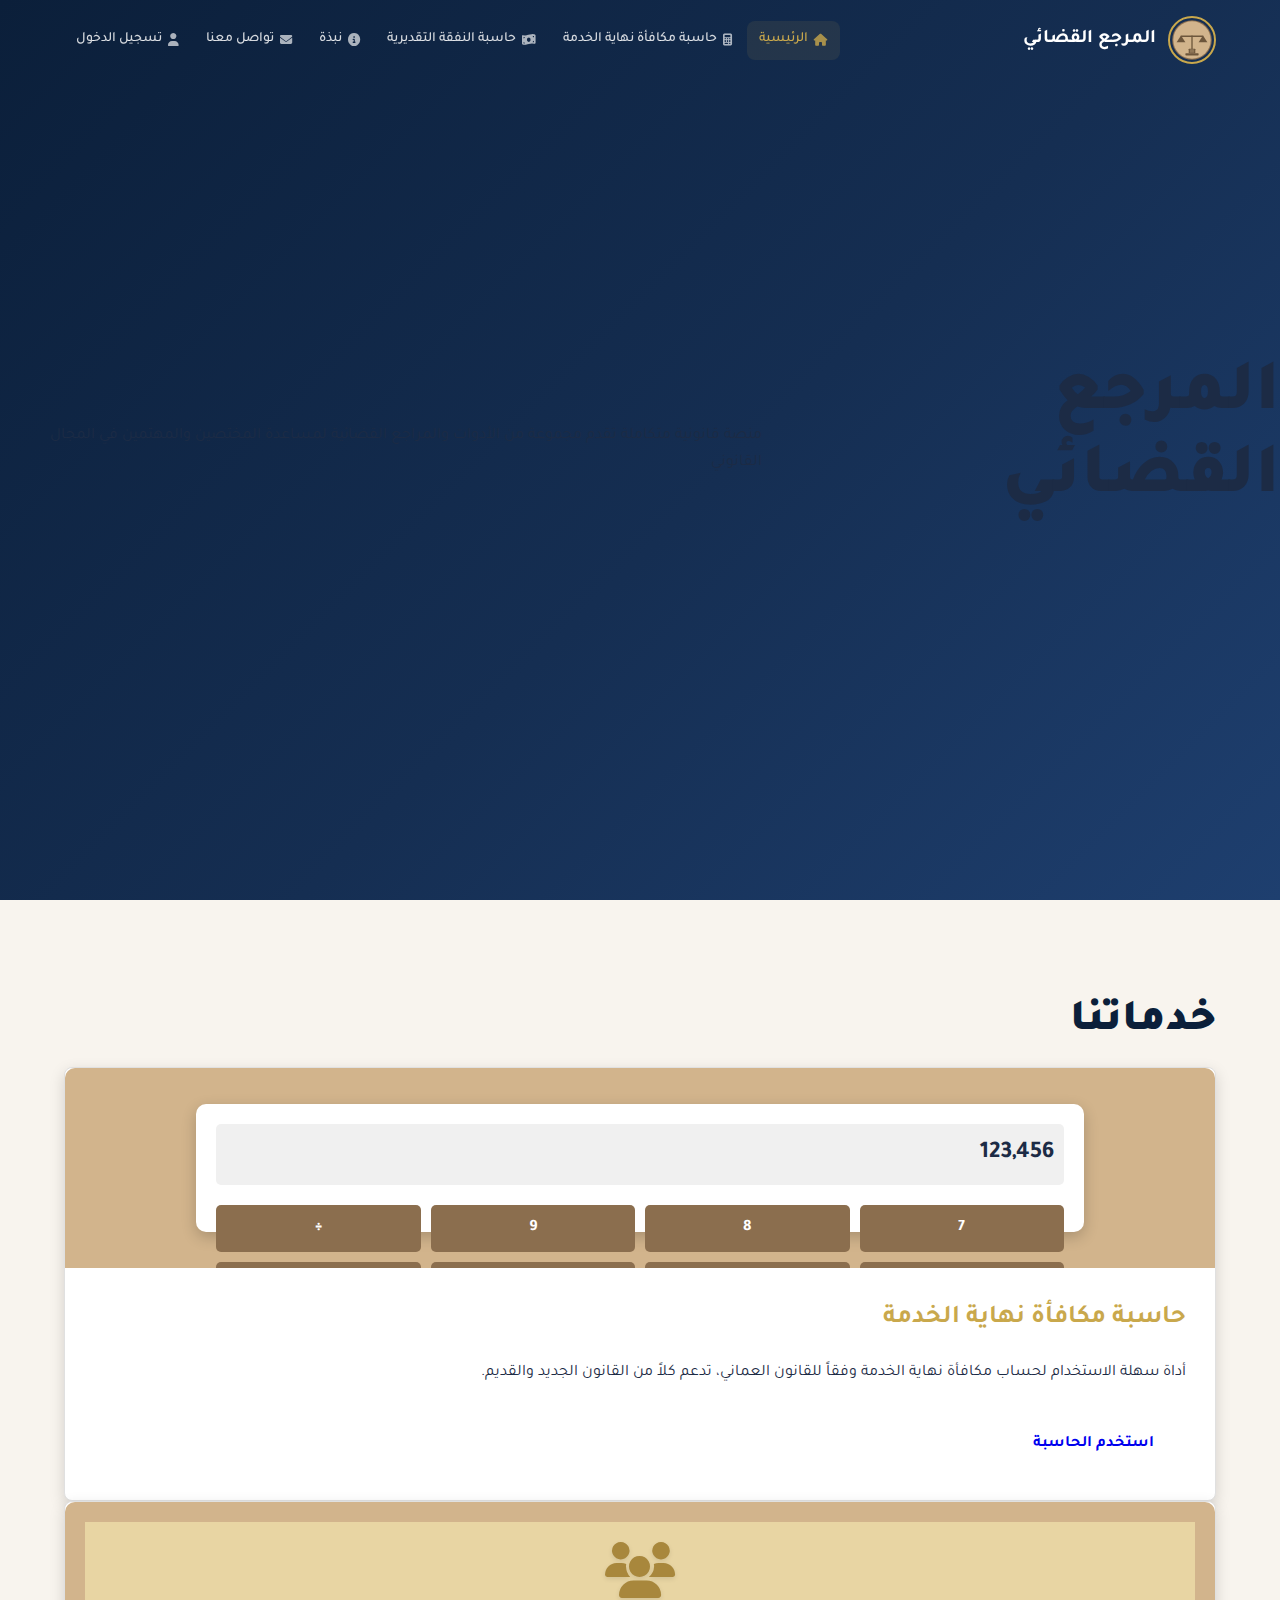
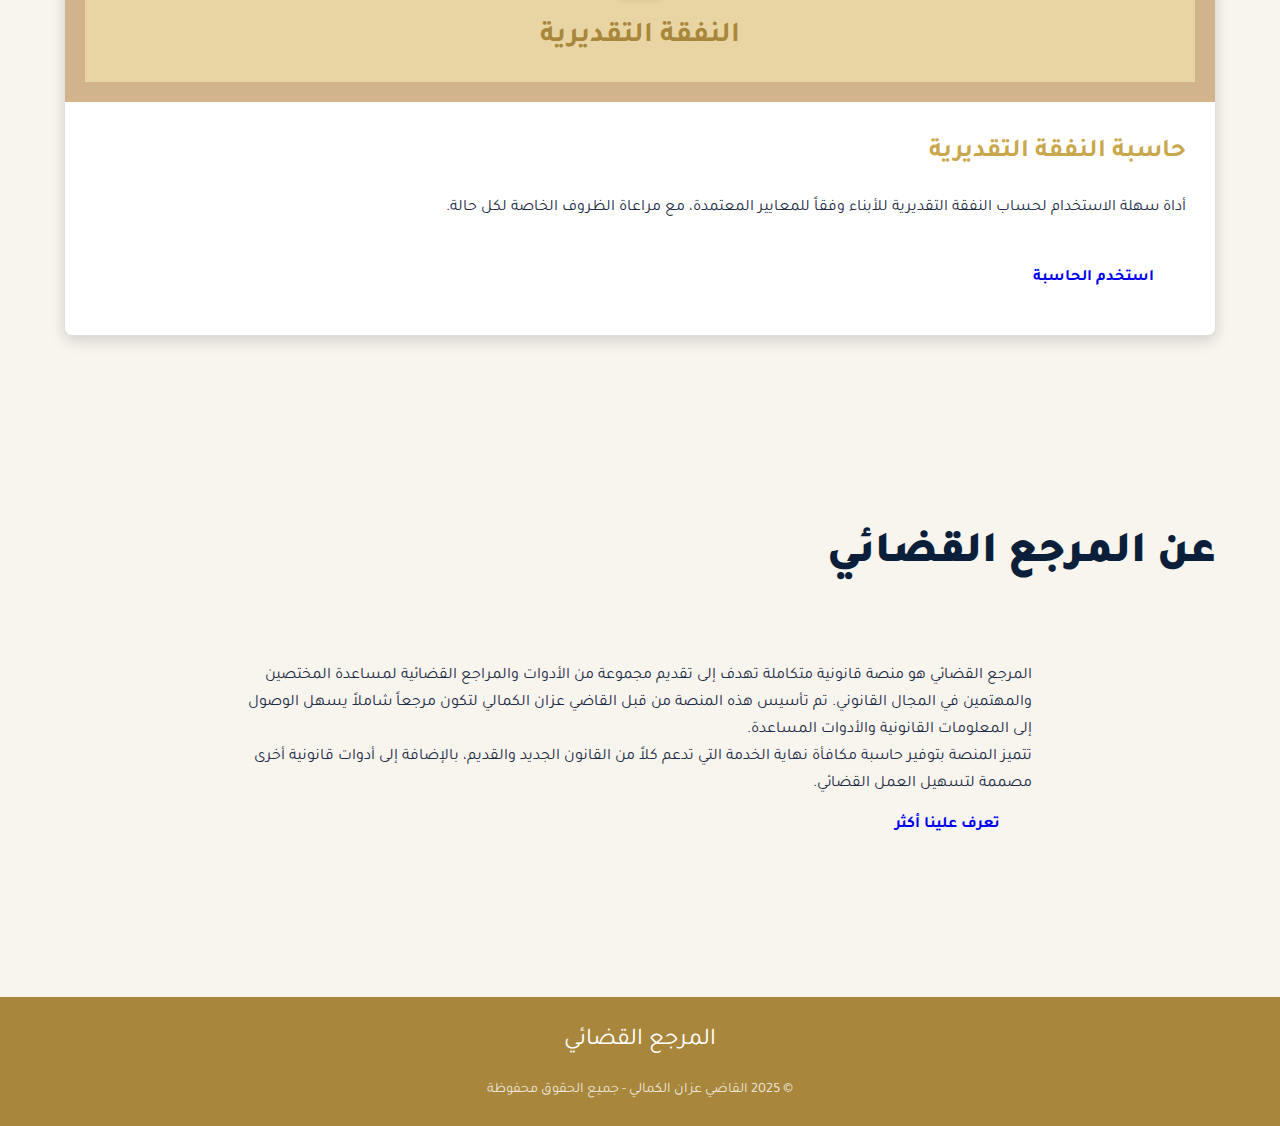
<file: index.html>
<!DOCTYPE html>
<html lang="ar" dir="rtl">
<head>
    <meta charset="UTF-8">
    <meta name="viewport" content="width=device-width, initial-scale=1.0">
    <title>المرجع القضائي - القاضي عزان الكمالي</title>
    
    <!-- وسوم معاينة الرابط (Open Graph) -->
    <meta property="og:title" content="المرجع القضائي - القاضي عزان الكمالي" />
    <meta property="og:description" content="أدوات قانونية مبسطة تساعد في تحسين الوصول إلى المعلومات القانونية، وتيسير العمل القضائي" />
    <meta property="og:image" content="https://alkamali.uk/images/thumbnails/og-image.jpg" />
    <meta property="og:url" content="https://alkamali.uk" />
    <meta property="og:type" content="website" />
    <meta property="og:locale" content="ar_OM" />
    
    <!-- وسوم تويتر كاردز -->
    <meta name="twitter:card" content="summary_large_image" />
    <meta name="twitter:title" content="المرجع القضائي - القاضي عزان الكمالي" />
    <meta name="twitter:description" content="أدوات قانونية مبسطة تساعد في تحسين الوصول إلى المعلومات القانونية، وتيسير العمل القضائي" />
    <meta name="twitter:image" content="https://alkamali.uk/images/thumbnails/og-image.jpg" />
    
    <!-- Google Fonts - Tajawal -->
    <link rel="preconnect" href="https://fonts.googleapis.com">
    <link rel="preconnect" href="https://fonts.gstatic.com" crossorigin>
    <link href="https://fonts.googleapis.com/css2?family=Tajawal:wght@400;500;700&display=swap" rel="stylesheet">
    <link rel="stylesheet" href="css/style.css">
    <link rel="stylesheet" href="css/cards.css">
    <link rel="stylesheet" href="css/icons.css">
    <link rel="stylesheet" href="css/custom_updates.css">
    <!-- Font Awesome للأيقونات -->
    <link rel="stylesheet" href="https://cdnjs.cloudflare.com/ajax/libs/font-awesome/6.4.0/css/all.min.css">
</head>
<body>
    <header>
        <nav class="navbar">
            <a href="index.html" class="logo">
                <img src="images/final_logo.svg" alt="شعار المرجع القضائي" id="logo-placeholder">
                <h1>المرجع القضائي</h1>
            </a>
            <button class="mobile-menu-btn">
                <i class="fas fa-bars"></i>
            </button>
            <ul class="nav-links">
                <li><a href="index.html"><i class="fas fa-home icon"></i>الرئيسية</a></li>
                <li><a href="pages/calculator.html"><i class="fas fa-calculator icon"></i>حاسبة مكافأة نهاية الخدمة</a></li>
                <li><a href="pages/alimony_calculator.html"><i class="fas fa-money-bill-wave icon"></i>حاسبة النفقة التقديرية</a></li>
                
                <li><a href="pages/about.html"><i class="fas fa-info-circle icon"></i>نبذة</a></li>
                <li><a href="pages/contact.html"><i class="fas fa-envelope icon"></i>تواصل معنا</a></li>
                <li><a href="pages/login.html"><i class="fas fa-user icon"></i>تسجيل الدخول</a></li>
            </ul>
        </nav>
    </header>

    <main>
        <section class="hero">
            <h2>المرجع القضائي</h2>
            <p>منصة قانونية متكاملة تقدم مجموعة من الأدوات والمراجع القضائية لمساعدة المختصين والمهتمين في المجال القانوني</p>
        </section>

        <section class="section">
            <h2 class="section-title">خدماتنا</h2>
            <div class="cards-container">
                <div class="card">
                    <div class="card-img">
                        <div class="calculator-icon">
                            <div class="calculator-screen">123,456</div>
                            <div class="calculator-buttons">
                                <div class="button">7</div>
                                <div class="button">8</div>
                                <div class="button">9</div>
                                <div class="button">÷</div>
                                <div class="button">4</div>
                                <div class="button">5</div>
                                <div class="button">6</div>
                                <div class="button">×</div>
                                <div class="button">1</div>
                                <div class="button">2</div>
                                <div class="button">3</div>
                                <div class="button">-</div>
                                <div class="button">0</div>
                                <div class="button">.</div>
                                <div class="button">=</div>
                                <div class="button">+</div>
                            </div>
                        </div>
                    </div>
                    <div class="card-content">
                        <h3 class="card-title">حاسبة مكافأة نهاية الخدمة</h3>
                        <p class="card-text">أداة سهلة الاستخدام لحساب مكافأة نهاية الخدمة وفقاً للقانون العماني، تدعم كلاً من القانون الجديد والقديم.</p>
                        <a href="pages/calculator.html" class="btn">استخدم الحاسبة</a>
                    </div>
                </div>
                <div class="card">
                    <div class="card-img">
                        <div class="alimony-card-custom">
                            <i class="fas fa-users"></i>
                            <div class="title-text">النفقة التقديرية</div>
                        </div>
                    </div>
                    <div class="card-content">
                        <h3 class="card-title">حاسبة النفقة التقديرية</h3>
                        <p class="card-text">أداة سهلة الاستخدام لحساب النفقة التقديرية للأبناء وفقاً للمعايير المعتمدة، مع مراعاة الظروف الخاصة لكل حالة.</p>
                        <a href="pages/alimony_calculator.html" class="btn">استخدم الحاسبة</a>
                    </div>
                </div>
            </div>
        </section>

        <section class="section">
            <h2 class="section-title">عن المرجع القضائي</h2>
            <div class="content-section">
                <p>المرجع القضائي هو منصة قانونية متكاملة تهدف إلى تقديم مجموعة من الأدوات والمراجع القضائية لمساعدة المختصين والمهتمين في المجال القانوني. تم تأسيس هذه المنصة من قبل القاضي عزان الكمالي لتكون مرجعاً شاملاً يسهل الوصول إلى المعلومات القانونية والأدوات المساعدة.</p>
                <p>تتميز المنصة بتوفير حاسبة مكافأة نهاية الخدمة التي تدعم كلاً من القانون الجديد والقديم، بالإضافة إلى أدوات قانونية أخرى مصممة لتسهيل العمل القضائي.</p>
                <a href="pages/about.html" class="btn">تعرف علينا أكثر</a>
            </div>
        </section>
    </main>

    <footer>
        <div class="footer-content">
            <div class="footer-logo">المرجع القضائي</div>
            <div class="copyright">
                &copy; 2025 القاضي عزان الكمالي - جميع الحقوق محفوظة
            </div>
        </div>
    </footer>

    <script src="js/main.js"></script>
    
    <!-- Cloudflare Web Analytics --><script defer src='https://static.cloudflareinsights.com/beacon.min.js' data-cf-beacon='{"token": "04ae7959925e4fe692ceab1bd15e1a62"}'></script><!-- End Cloudflare Web Analytics -->
</body>
</html>
</file>
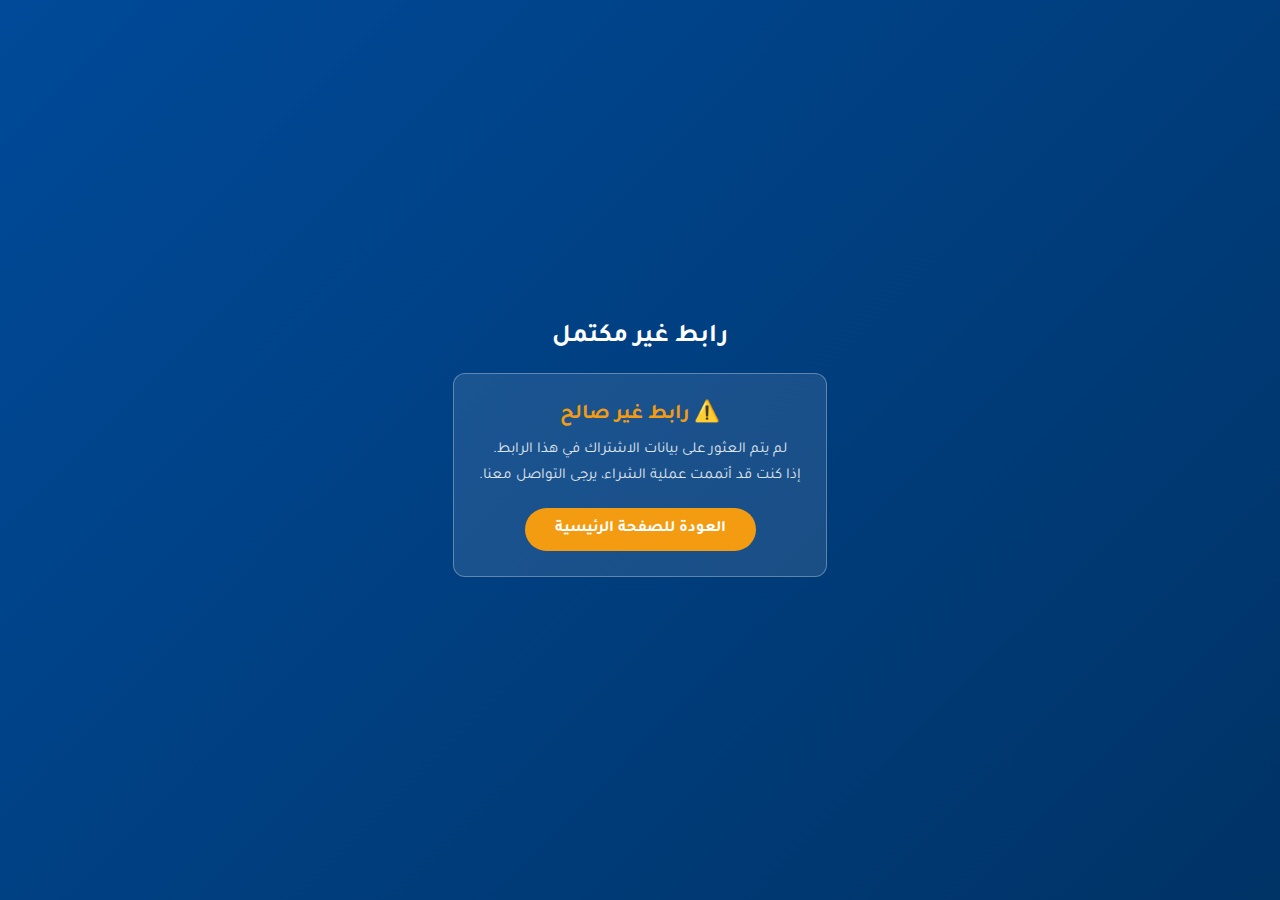
<file: s/index.html>
<!DOCTYPE html>
<html lang="ar" dir="rtl">
<head>
    <meta charset="UTF-8">
    <meta name="viewport" content="width=device-width, initial-scale=1.0">
    <title>جاري التحويل...</title>
    <link href="https://fonts.googleapis.com/css2?family=Tajawal:wght@400;500;700&display=swap" rel="stylesheet">
    <style>
        * { margin: 0; padding: 0; box-sizing: border-box; }
        body {
            font-family: 'Tajawal', sans-serif;
            background: linear-gradient(135deg, #004a99, #003366);
            min-height: 100vh;
            display: flex;
            align-items: center;
            justify-content: center;
            color: white;
            text-align: center;
        }
        .container {
            padding: 40px 20px;
            max-width: 500px;
        }
        .spinner {
            width: 60px;
            height: 60px;
            border: 5px solid rgba(255,255,255,0.3);
            border-top-color: #f39c12;
            border-radius: 50%;
            animation: spin 0.8s linear infinite;
            margin: 0 auto 30px;
        }
        @keyframes spin {
            to { transform: rotate(360deg); }
        }
        h1 {
            font-size: 1.6rem;
            margin-bottom: 12px;
            font-weight: 700;
        }
        p {
            font-size: 1rem;
            opacity: 0.85;
            line-height: 1.7;
        }
        .error-box {
            display: none;
            background: rgba(255,255,255,0.1);
            border: 1px solid rgba(255,255,255,0.3);
            border-radius: 12px;
            padding: 25px;
            margin-top: 20px;
        }
        .error-box h2 {
            font-size: 1.3rem;
            margin-bottom: 10px;
            color: #f39c12;
        }
        .error-box p {
            font-size: 0.95rem;
        }
        .btn {
            display: inline-block;
            margin-top: 20px;
            padding: 12px 30px;
            background: #f39c12;
            color: white;
            text-decoration: none;
            border-radius: 30px;
            font-size: 1rem;
            font-weight: bold;
            transition: background 0.3s;
        }
        .btn:hover { background: #e67e22; }
    </style>
</head>
<body>
    <div class="container">
        <div class="spinner" id="spinner"></div>
        <h1 id="title">جاري تفعيل اشتراكك...</h1>
        <p id="subtitle">يرجى الانتظار، سيتم تحويلك إلى بنك الطالب تلقائياً.</p>

        <div class="error-box" id="errorBox">
            <h2>⚠️ رابط غير صالح</h2>
            <p>لم يتم العثور على بيانات الاشتراك في هذا الرابط.<br>
            إذا كنت قد أتممت عملية الشراء، يرجى التواصل معنا.</p>
            <a href="https://uos.alkamali.uk/" class="btn">العودة للصفحة الرئيسية</a>
        </div>
    </div>

    <script>
        (function() {
            // التوكين الصحيح لبنك الطالب
            var VALID_TOKEN = "uos2026";

            // قراءة المعاملات من الرابط
            var urlParams = new URLSearchParams(window.location.search);

            // ألفان يرسل التوكين عبر المعامل 'token'
            var token = urlParams.get('token');

            // التحقق من وجود التوكين
            if (token && token.trim() !== '') {
                // تحويل فوري إلى بنك الطالب مع التوكين الصحيح
                // ملاحظة: التوكين من ألفان يُستخدم للتحقق من الشراء،
                // والوصول الفعلي يكون بـ VALID_TOKEN
                window.location.replace(
                    "https://uos.alkamali.uk/bank?access=" + VALID_TOKEN
                );
            } else {
                // لا يوجد توكين - عرض رسالة الخطأ
                document.getElementById('spinner').style.display = 'none';
                document.getElementById('title').textContent = 'رابط غير مكتمل';
                document.getElementById('subtitle').style.display = 'none';
                document.getElementById('errorBox').style.display = 'block';
            }
        })();
    </script>
</body>
</html>
</file>
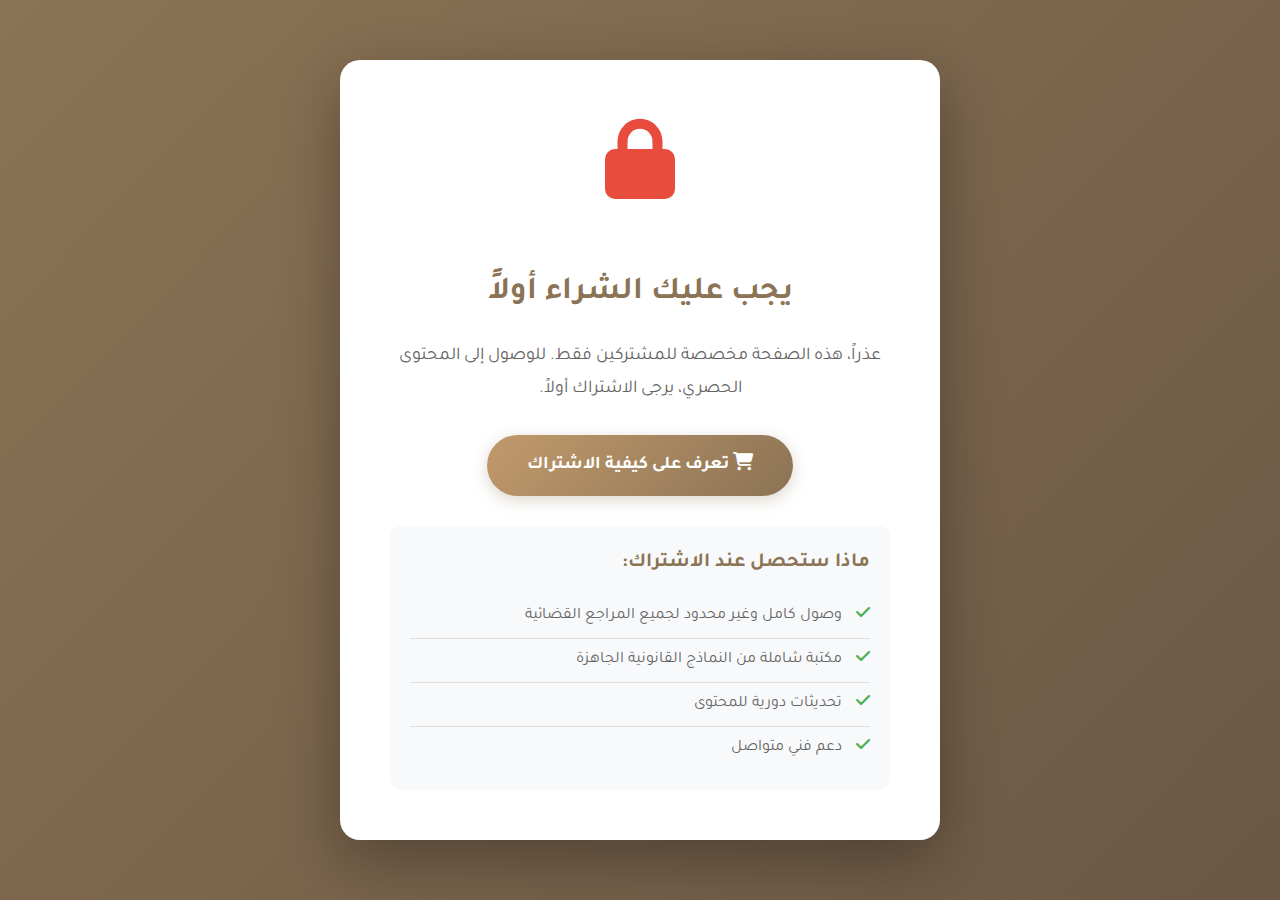
<file: m.html>
<!DOCTYPE html>
<html lang="ar" dir="rtl">
<head>
    <meta charset="UTF-8">
    <meta name="viewport" content="width=device-width, initial-scale=1.0">
    <title>شكراً لك - مُعين</title>
    <link rel="stylesheet" href="css/style.css">
    <link rel="stylesheet" href="https://cdnjs.cloudflare.com/ajax/libs/font-awesome/6.4.0/css/all.min.css">
    <link rel="icon" type="image/x-icon" href="images/favicon.ico">
    <style>
        body {
            background: linear-gradient(135deg, #8B7355 0%, #6B5744 100%);
            min-height: 100vh;
            display: flex;
            align-items: center;
            justify-content: center;
            font-family: 'Tajawal', sans-serif;
        }

        .container {
            background: white;
            border-radius: 20px;
            padding: 50px;
            max-width: 600px;
            text-align: center;
            box-shadow: 0 20px 60px rgba(0,0,0,0.3);
            animation: fadeIn 0.6s ease-in;
        }

        @keyframes fadeIn {
            from {
                opacity: 0;
                transform: translateY(-20px);
            }
            to {
                opacity: 1;
                transform: translateY(0);
            }
        }

        .success-icon {
            font-size: 80px;
            color: #4CAF50;
            margin-bottom: 20px;
            animation: scaleIn 0.5s ease-in-out;
        }

        .error-icon {
            font-size: 80px;
            color: #e74c3c;
            margin-bottom: 20px;
            animation: scaleIn 0.5s ease-in-out;
        }

        @keyframes scaleIn {
            0% { transform: scale(0); }
            50% { transform: scale(1.2); }
            100% { transform: scale(1); }
        }

        h1 {
            color: #8B7355;
            font-size: 32px;
            margin-bottom: 20px;
        }

        p {
            color: #666;
            font-size: 18px;
            line-height: 1.8;
            margin-bottom: 30px;
        }

        .access-link, .buy-link {
            display: inline-block;
            padding: 15px 40px;
            background: linear-gradient(135deg, #c19a6b 0%, #8B7355 100%);
            color: white;
            text-decoration: none;
            border-radius: 50px;
            font-size: 18px;
            font-weight: bold;
            transition: all 0.3s ease;
            box-shadow: 0 4px 15px rgba(139, 115, 85, 0.3);
        }

        .access-link:hover, .buy-link:hover {
            transform: translateY(-2px);
            box-shadow: 0 6px 20px rgba(139, 115, 85, 0.4);
        }

        .info-box {
            background: #f8f9fa;
            border-radius: 10px;
            padding: 20px;
            margin-top: 30px;
            text-align: right;
        }

        .info-box h3 {
            color: #8B7355;
            font-size: 20px;
            margin-bottom: 15px;
        }

        .info-box ul {
            list-style: none;
            padding: 0;
        }

        .info-box li {
            color: #666;
            padding: 8px 0;
            border-bottom: 1px solid #e0e0e0;
        }

        .info-box li:last-child {
            border-bottom: none;
        }

        .info-box li i {
            color: #4CAF50;
            margin-left: 10px;
        }

        .note {
            background: #fff3cd;
            border: 1px solid #ffc107;
            border-radius: 8px;
            padding: 15px;
            margin-top: 20px;
            font-size: 14px;
            color: #856404;
        }

        /* إخفاء الحاويات افتراضياً */
        #thank-you-content, #no-purchase-content {
            display: none;
        }
    </style>
</head>
<body>
    <!-- محتوى صفحة الشكر للمشترين -->
    <div id="thank-you-content" class="container">
        <div class="success-icon">
            <i class="fas fa-check-circle"></i>
        </div>
        
        <h1>🎉 شكراً لك على اشتراكك في مُعين!</h1>
        
        <p>تم تفعيل اشتراكك بنجاح. يمكنك الآن الوصول إلى جميع المراجع والنماذج القضائية.</p>
        
        <a href="pages/moein-content?access=moein2026" class="access-link" id="accessLink">
            <i class="fas fa-arrow-left"></i> الدخول إلى المحتوى الحصري
        </a>
        
        <div class="info-box">
            <h3>ما الذي ستحصل عليه:</h3>
            <ul>
                <li><i class="fas fa-check"></i> وصول كامل وغير محدود لجميع المراجع القضائية</li>
                <li><i class="fas fa-check"></i> مكتبة شاملة من النماذج القانونية الجاهزة</li>
                <li><i class="fas fa-check"></i> تحديثات دورية للمحتوى</li>
                <li><i class="fas fa-check"></i> دعم فني متواصل</li>
            </ul>
        </div>
        
        <p class="note">
            <i class="fas fa-info-circle"></i> احتفظ هذا الرابط للوصول السريع في المستقبل.
        </p>
    </div>

    <!-- محتوى للزوار بدون شراء -->
    <div id="no-purchase-content" class="container">
        <div class="error-icon">
            <i class="fas fa-lock"></i>
        </div>
        
        <h1>يجب عليك الشراء أولاً</h1>
        
        <p>عذراً، هذه الصفحة مخصصة للمشتركين فقط. للوصول إلى المحتوى الحصري، يرجى الاشتراك أولاً.</p>
        
        <a href="pages/moein-landing.html" class="buy-link">
            <i class="fas fa-shopping-cart"></i> تعرف على كيفية الاشتراك
        </a>
        
        <div class="info-box">
            <h3>ماذا ستحصل عند الاشتراك:</h3>
            <ul>
                <li><i class="fas fa-check"></i> وصول كامل وغير محدود لجميع المراجع القضائية</li>
                <li><i class="fas fa-check"></i> مكتبة شاملة من النماذج القانونية الجاهزة</li>
                <li><i class="fas fa-check"></i> تحديثات دورية للمحتوى</li>
                <li><i class="fas fa-check"></i> دعم فني متواصل</li>
            </ul>
        </div>
    </div>
    
    <script>
        // التحقق من وجود token في URL
        const urlParams = new URLSearchParams(window.location.search);
        const token = urlParams.get('token');
        
        if (token) {
            // المستخدم اشترى من ألفان - عرض صفحة الشكر
            document.getElementById('thank-you-content').style.display = 'block';
            
            // تحديث رابط الوصول بالتوكين الفعلي (استخدام access بدلاً من token)
            const accessLink = document.getElementById('accessLink');
            accessLink.href = `pages/moein-content?access=${token}`;
        } else {
            // المستخدم لم يشتري - عرض رسالة الشراء
            document.getElementById('no-purchase-content').style.display = 'block';
        }
    </script>
</body>
</html>
</file>
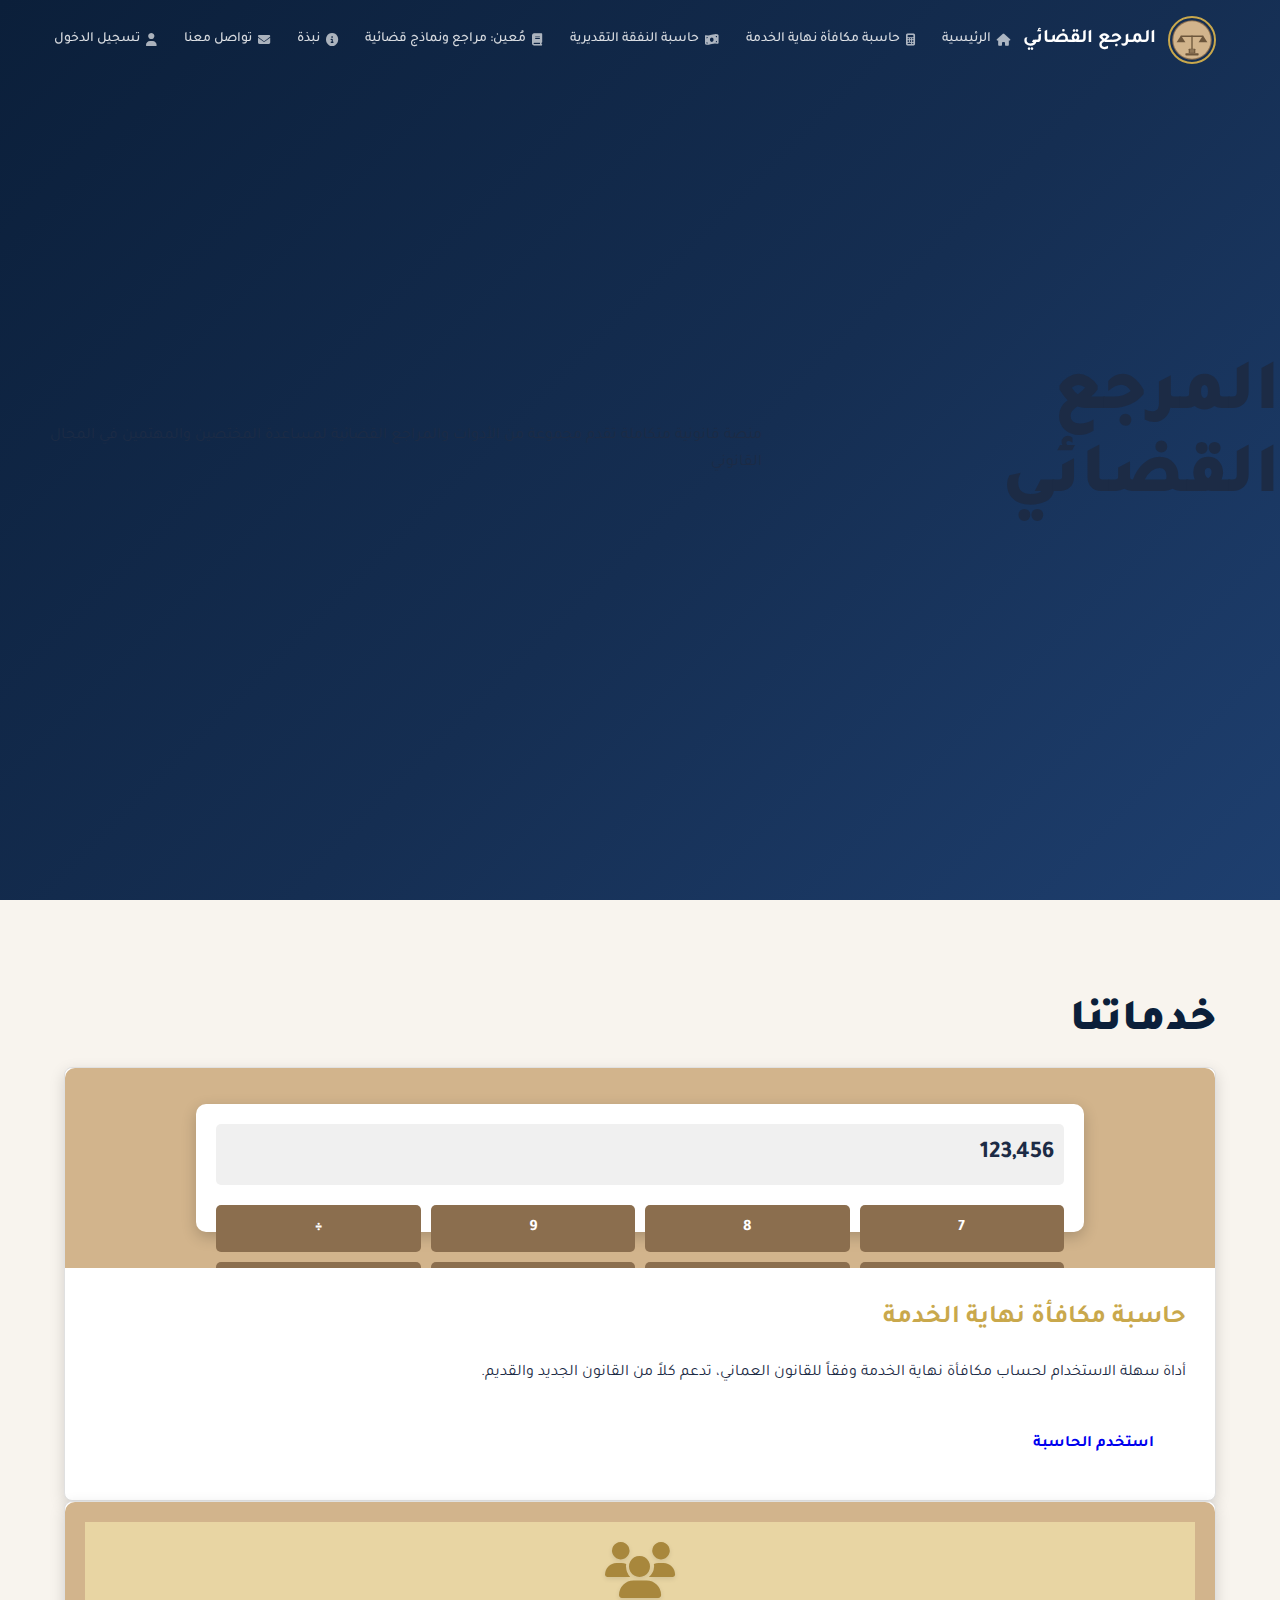
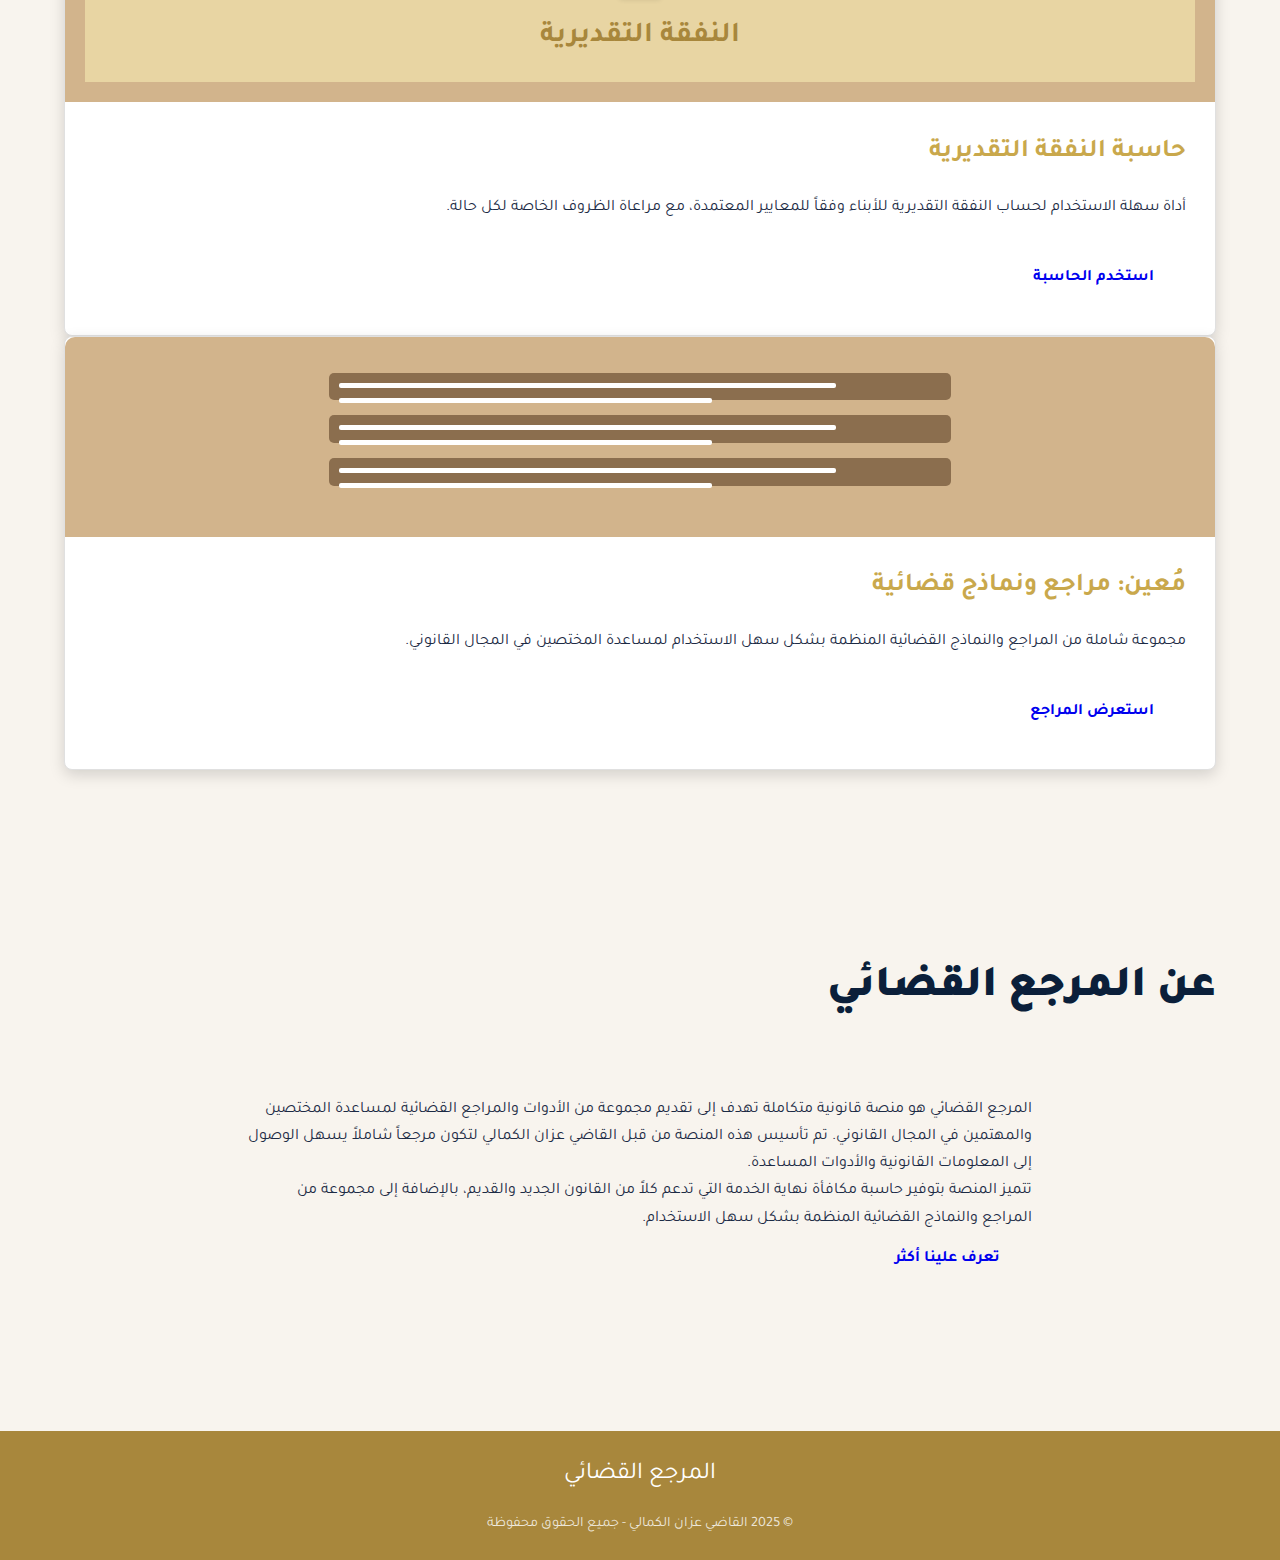
<file: robots.txt.html>
<!DOCTYPE html>
<html lang="ar" dir="rtl">
<head>
    <meta charset="UTF-8">
    <meta name="viewport" content="width=device-width, initial-scale=1.0">
    <title>المرجع القضائي - القاضي عزان الكمالي</title>
    
    <!-- وسوم معاينة الرابط (Open Graph) -->
    <meta property="og:title" content="المرجع القضائي - القاضي عزان الكمالي" />
    <meta property="og:description" content="أدوات قانونية مبسطة تساعد في تحسين الوصول إلى المعلومات القانونية، وتيسير العمل القضائي" />
    <meta property="og:image" content="https://alkamali.uk/images/thumbnails/og-image.jpg" />
    <meta property="og:url" content="https://alkamali.uk" />
    <meta property="og:type" content="website" />
    <meta property="og:locale" content="ar_OM" />
    
    <!-- وسوم تويتر كاردز -->
    <meta name="twitter:card" content="summary_large_image" />
    <meta name="twitter:title" content="المرجع القضائي - القاضي عزان الكمالي" />
    <meta name="twitter:description" content="أدوات قانونية مبسطة تساعد في تحسين الوصول إلى المعلومات القانونية، وتيسير العمل القضائي" />
    <meta name="twitter:image" content="https://alkamali.uk/images/thumbnails/og-image.jpg" />
    
    <!-- Google Fonts - Tajawal -->
    <link rel="preconnect" href="https://fonts.googleapis.com">
    <link rel="preconnect" href="https://fonts.gstatic.com" crossorigin>
    <link href="https://fonts.googleapis.com/css2?family=Tajawal:wght@400;500;700&display=swap" rel="stylesheet">
    <link rel="stylesheet" href="css/style.css">
    <link rel="stylesheet" href="css/cards.css">
    <link rel="stylesheet" href="css/icons.css">
    <link rel="stylesheet" href="css/custom_updates.css">
    <!-- Font Awesome للأيقونات -->
    <link rel="stylesheet" href="https://cdnjs.cloudflare.com/ajax/libs/font-awesome/6.4.0/css/all.min.css">
</head>
<body>
    <header>
        <nav class="navbar">
            <a href="index.html" class="logo">
                <img src="images/final_logo.svg" alt="شعار المرجع القضائي" id="logo-placeholder">
                <h1>المرجع القضائي</h1>
            </a>
            <button class="mobile-menu-btn">
                <i class="fas fa-bars"></i>
            </button>
            <ul class="nav-links">
                <li><a href="index.html"><i class="fas fa-home icon"></i>الرئيسية</a></li>
                <li><a href="pages/calculator.html"><i class="fas fa-calculator icon"></i>حاسبة مكافأة نهاية الخدمة</a></li>
                <li><a href="pages/alimony_calculator.html"><i class="fas fa-money-bill-wave icon"></i>حاسبة النفقة التقديرية</a></li>
                <li><a href="https://azzan.notion.site/" target="_blank"><i class="fas fa-book icon"></i>مُعين: مراجع ونماذج قضائية</a></li>
                <li><a href="pages/about.html"><i class="fas fa-info-circle icon"></i>نبذة</a></li>
                <li><a href="pages/contact.html"><i class="fas fa-envelope icon"></i>تواصل معنا</a></li>
                <li><a href="pages/login.html"><i class="fas fa-user icon"></i>تسجيل الدخول</a></li>
            </ul>
        </nav>
    </header>

    <main>
        <section class="hero">
            <h2>المرجع القضائي</h2>
            <p>منصة قانونية متكاملة تقدم مجموعة من الأدوات والمراجع القضائية لمساعدة المختصين والمهتمين في المجال القانوني</p>
        </section>

        <section class="section">
            <h2 class="section-title">خدماتنا</h2>
            <div class="cards-container">
                <div class="card">
                    <div class="card-img">
                        <div class="calculator-icon">
                            <div class="calculator-screen">123,456</div>
                            <div class="calculator-buttons">
                                <div class="button">7</div>
                                <div class="button">8</div>
                                <div class="button">9</div>
                                <div class="button">÷</div>
                                <div class="button">4</div>
                                <div class="button">5</div>
                                <div class="button">6</div>
                                <div class="button">×</div>
                                <div class="button">1</div>
                                <div class="button">2</div>
                                <div class="button">3</div>
                                <div class="button">-</div>
                                <div class="button">0</div>
                                <div class="button">.</div>
                                <div class="button">=</div>
                                <div class="button">+</div>
                            </div>
                        </div>
                    </div>
                    <div class="card-content">
                        <h3 class="card-title">حاسبة مكافأة نهاية الخدمة</h3>
                        <p class="card-text">أداة سهلة الاستخدام لحساب مكافأة نهاية الخدمة وفقاً للقانون العماني، تدعم كلاً من القانون الجديد والقديم.</p>
                        <a href="pages/calculator.html" class="btn">استخدم الحاسبة</a>
                    </div>
                </div>
                <div class="card">
                    <div class="card-img">
                        <div class="alimony-card-custom">
                            <i class="fas fa-users"></i>
                            <div class="title-text">النفقة التقديرية</div>
                        </div>
                    </div>
                    <div class="card-content">
                        <h3 class="card-title">حاسبة النفقة التقديرية</h3>
                        <p class="card-text">أداة سهلة الاستخدام لحساب النفقة التقديرية للأبناء وفقاً للمعايير المعتمدة، مع مراعاة الظروف الخاصة لكل حالة.</p>
                        <a href="pages/alimony_calculator.html" class="btn">استخدم الحاسبة</a>
                    </div>
                </div>
                <div class="card">
                    <div class="card-img">
                        <div class="references-icon">
                            <div class="book"></div>
                            <div class="book"></div>
                            <div class="book"></div>
                        </div>
                    </div>
                    <div class="card-content">
                        <h3 class="card-title">مُعين: مراجع ونماذج قضائية</h3>
                        <p class="card-text">مجموعة شاملة من المراجع والنماذج القضائية المنظمة بشكل سهل الاستخدام لمساعدة المختصين في المجال القانوني.</p>
                        <a href="https://azzan.notion.site/" class="btn" target="_blank">استعرض المراجع</a>
                    </div>
                </div>
            </div>
        </section>

        <section class="section">
            <h2 class="section-title">عن المرجع القضائي</h2>
            <div class="content-section">
                <p>المرجع القضائي هو منصة قانونية متكاملة تهدف إلى تقديم مجموعة من الأدوات والمراجع القضائية لمساعدة المختصين والمهتمين في المجال القانوني. تم تأسيس هذه المنصة من قبل القاضي عزان الكمالي لتكون مرجعاً شاملاً يسهل الوصول إلى المعلومات القانونية والأدوات المساعدة.</p>
                <p>تتميز المنصة بتوفير حاسبة مكافأة نهاية الخدمة التي تدعم كلاً من القانون الجديد والقديم، بالإضافة إلى مجموعة من المراجع والنماذج القضائية المنظمة بشكل سهل الاستخدام.</p>
                <a href="pages/about.html" class="btn">تعرف علينا أكثر</a>
            </div>
        </section>
    </main>

    <footer>
        <div class="footer-content">
            <div class="footer-logo">المرجع القضائي</div>
            <div class="copyright">
                &copy; 2025 القاضي عزان الكمالي - جميع الحقوق محفوظة
            </div>
        </div>
    </footer>

    <script src="js/main.js"></script>
    
    <!-- Cloudflare Web Analytics --><script defer src='https://static.cloudflareinsights.com/beacon.min.js' data-cf-beacon='{"token": "04ae7959925e4fe692ceab1bd15e1a62"}'></script><!-- End Cloudflare Web Analytics -->
</body>
</html>
</file>
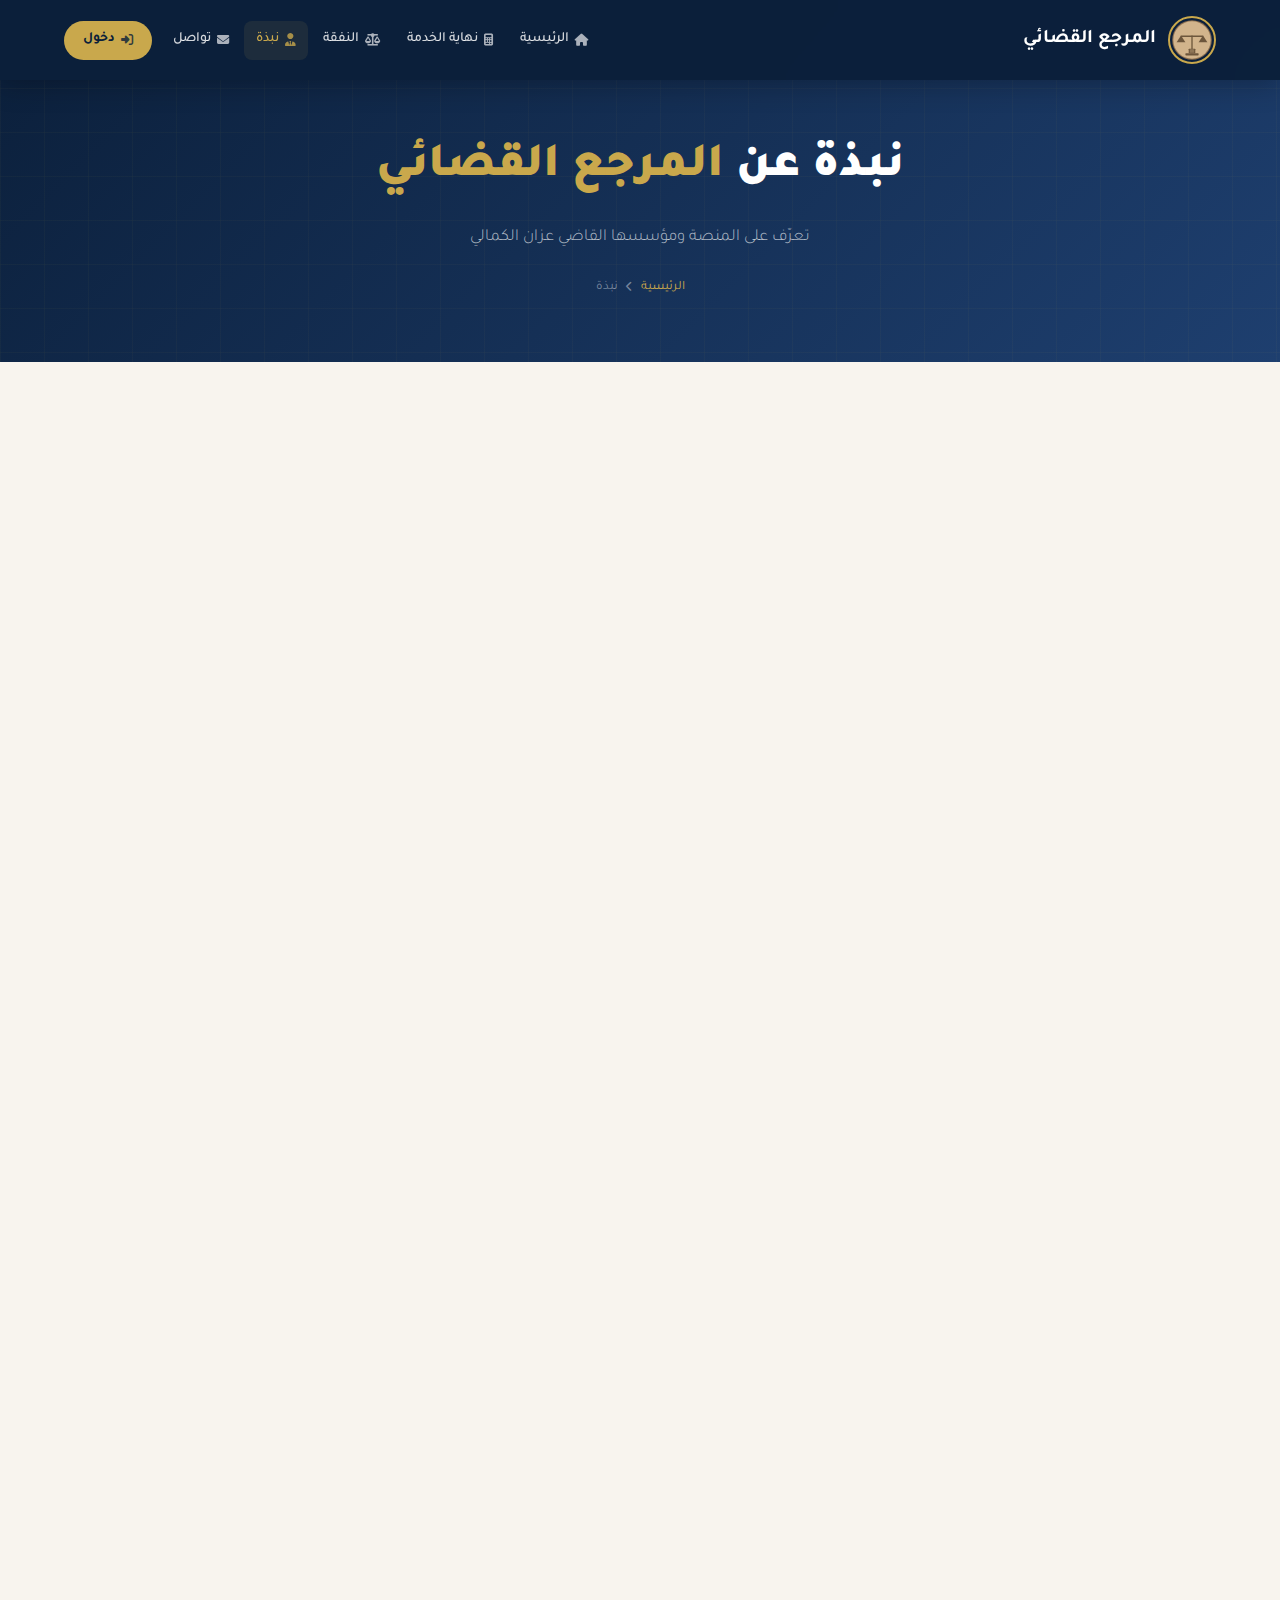
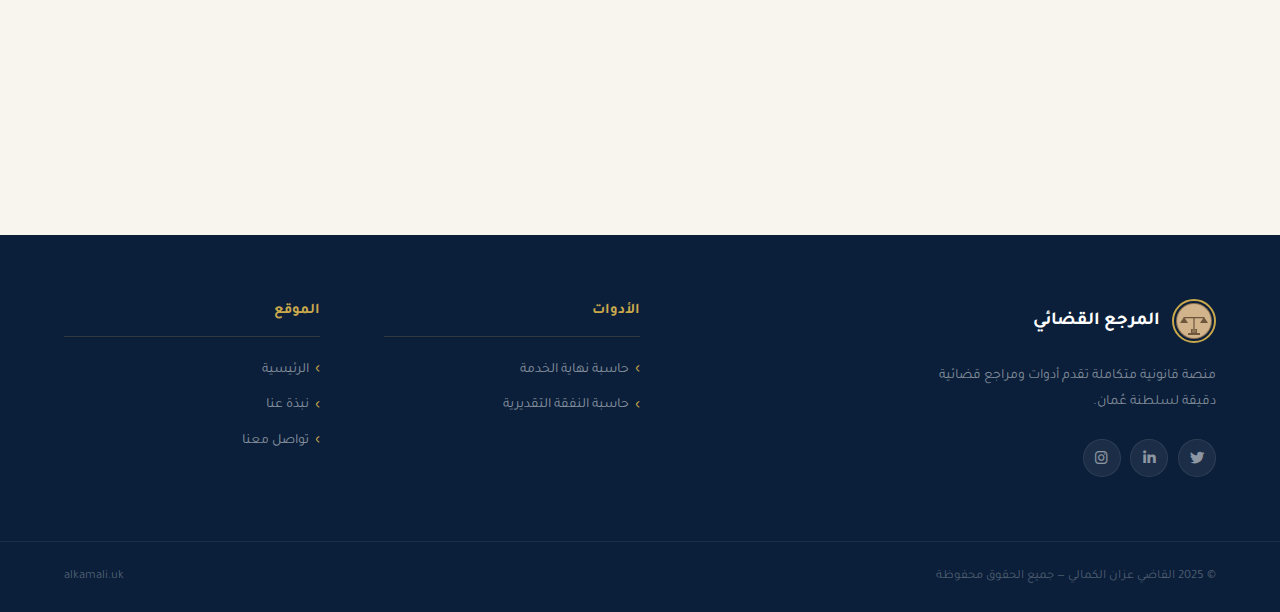
<file: pages/about.html>
<!DOCTYPE html>
<html lang="ar" dir="rtl">
<head>
    <meta charset="UTF-8">
    <meta name="viewport" content="width=device-width, initial-scale=1.0">
    <title>نبذة - المرجع القضائي</title>
    <link rel="preconnect" href="https://fonts.googleapis.com">
    <link href="https://fonts.googleapis.com/css2?family=Tajawal:wght@300;400;500;700;900&display=swap" rel="stylesheet">
    <link rel="stylesheet" href="https://cdnjs.cloudflare.com/ajax/libs/font-awesome/6.4.0/css/all.min.css">
    <link rel="stylesheet" href="../css/style.css">
</head>
<body>

<div class="nav-overlay" id="navOverlay"></div>

<header id="mainHeader" class="page-header-nav">
    <nav class="navbar">
        <a href="../index.html" class="logo">
            <img src="../images/final_logo.svg" alt="شعار المرجع القضائي" id="logo-placeholder">
            <h1>المرجع القضائي</h1>
        </a>
        <button class="mobile-menu-btn" id="mobileMenuBtn"><i class="fas fa-bars"></i></button>
        <ul class="nav-links" id="navLinks">
            <li><a href="../index.html"><i class="fas fa-home icon"></i>الرئيسية</a></li>
            <li><a href="calculator.html"><i class="fas fa-calculator icon"></i>نهاية الخدمة</a></li>
            <li><a href="alimony_calculator.html"><i class="fas fa-scale-balanced icon"></i>النفقة</a></li>
            <li><a href="about.html" class="active"><i class="fas fa-user-tie icon"></i>نبذة</a></li>
            <li><a href="contact.html"><i class="fas fa-envelope icon"></i>تواصل</a></li>
            <li><a href="login.html" class="btn-login-nav"><i class="fas fa-sign-in-alt icon"></i>دخول</a></li>
        </ul>
    </nav>
</header>

<div class="page-header">
    <div class="page-header-content">
        <h1 class="page-title">نبذة عن <span class="gold">المرجع القضائي</span></h1>
        <p class="page-description">تعرّف على المنصة ومؤسسها القاضي عزان الكمالي</p>
        <div class="page-breadcrumb">
            <a href="../index.html">الرئيسية</a>
            <i class="fas fa-chevron-left" style="font-size:0.65rem;"></i>
            <span>نبذة</span>
        </div>
    </div>
</div>

<main>
    <div class="content-section animate-in">

        <!-- بطاقة القاضي -->
        <div class="about-author">
            <div class="author-image">
                <img src="../images/author_photo_resized.jpeg"
                     alt="القاضي عزان الكمالي"
                     id="author-img-placeholder"
                     class="img-rounded"
                     onerror="this.style.display='none'">
            </div>
            <div class="author-bio">
                <h3>القاضي عزان الكمالي</h3>
                <span class="author-role-badge"><i class="fas fa-gavel"></i> قاضٍ بالمحكمة الابتدائية — ولاية لوى</span>
                <p>
                    أعمل على تطوير أدوات قانونية مبسّطة تساعد في تحسين الوصول إلى المعلومات القانونية وتيسير العمل القضائي.
                    أنشأت هذا الموقع لتجميع الأدوات والموارد التي أستخدمها وأشاركها في نطاق العمل،
                    على أمل أن تكون نافعة لمن يحتاجها.
                </p>
            </div>
        </div>

        <!-- المنصة -->
        <div class="content-box animate-in delay-1">
            <h2><i class="fas fa-landmark"></i> المرجع القضائي</h2>
            <p>
                المرجع القضائي منصة قانونية متكاملة، تهدف إلى تقديم أدوات ومراجع تدعم القضاة والمحامين والمهتمين
                بالشأن العدلي. أسسها القاضي عزان الكمالي لتكون مرجعاً موثوقاً يسهل الوصول إليه، يجمع بين
                الدقة القانونية وسهولة الاستخدام.
            </p>
        </div>

        <!-- الرؤية والأهداف -->
        <div class="content-box animate-in delay-2">
            <h2><i class="fas fa-eye"></i> الرؤية والأهداف</h2>
            <h3>رؤيتنا</h3>
            <p>أن نكون المنصة القانونية الأولى في سلطنة عُمان، والأكثر موثوقية وابتكاراً، بما يسهم في رفع كفاءة العمل القضائي ونشر ثقافة قانونية رصينة في المجتمع.</p>
            <h3>أهدافنا</h3>
            <ul>
                <li>تمكين المختصين من أدوات قانونية عملية وسهلة الاستخدام.</li>
                <li>تبسيط المفاهيم القانونية وتعزيز الوعي العام بالقانون.</li>
                <li>توفير مكتبة متكاملة من النماذج والمراجع القضائية الدقيقة.</li>
                <li>الإسهام في تطوير المنظومة العدلية من خلال المعرفة والتقنية.</li>
            </ul>
        </div>

        <!-- الأدوات المتاحة -->
        <div class="content-box animate-in delay-3">
            <h2><i class="fas fa-tools"></i> الأدوات المتاحة</h2>
            <div style="display:grid;grid-template-columns:1fr 1fr;gap:1rem;margin-top:0.5rem;">
                <a href="calculator.html" style="display:flex;align-items:center;gap:0.75rem;padding:1rem;background:var(--cream);border-radius:var(--r-sm);border:1px solid var(--border-light);text-decoration:none;transition:var(--t-base);" onmouseover="this.style.borderColor='var(--gold-border)'" onmouseout="this.style.borderColor='var(--border-light)'">
                    <div style="width:42px;height:42px;background:var(--gold-dim);border-radius:var(--r-sm);display:flex;align-items:center;justify-content:center;color:var(--gold);font-size:1.1rem;flex-shrink:0;"><i class="fas fa-calculator"></i></div>
                    <div>
                        <div style="font-weight:700;color:var(--navy);font-size:0.95rem;">حاسبة نهاية الخدمة</div>
                        <div style="font-size:0.8rem;color:var(--text-light);">القانون الجديد والقديم</div>
                    </div>
                </a>
                <a href="alimony_calculator.html" style="display:flex;align-items:center;gap:0.75rem;padding:1rem;background:var(--cream);border-radius:var(--r-sm);border:1px solid var(--border-light);text-decoration:none;transition:var(--t-base);" onmouseover="this.style.borderColor='var(--gold-border)'" onmouseout="this.style.borderColor='var(--border-light)'">
                    <div style="width:42px;height:42px;background:var(--gold-dim);border-radius:var(--r-sm);display:flex;align-items:center;justify-content:center;color:var(--gold);font-size:1.1rem;flex-shrink:0;"><i class="fas fa-scale-balanced"></i></div>
                    <div>
                        <div style="font-weight:700;color:var(--navy);font-size:0.95rem;">حاسبة النفقة التقديرية</div>
                        <div style="font-size:0.8rem;color:var(--text-light);">مع تسبيب مقترح للحكم</div>
                    </div>
                </a>
            </div>
        </div>

    </div>
</main>

<footer>
    <div class="footer-top">
        <div class="footer-brand">
            <div class="footer-logo-row">
                <img src="../images/final_logo.svg" alt="شعار المرجع القضائي">
                <span>المرجع القضائي</span>
            </div>
            <p class="footer-brand-desc">منصة قانونية متكاملة تقدم أدوات ومراجع قضائية دقيقة لسلطنة عُمان.</p>
            <div class="footer-socials">
                <a href="#" class="social-btn"><i class="fab fa-twitter"></i></a>
                <a href="#" class="social-btn"><i class="fab fa-linkedin-in"></i></a>
                <a href="#" class="social-btn"><i class="fab fa-instagram"></i></a>
            </div>
        </div>
        <div class="footer-col">
            <h4>الأدوات</h4>
            <ul class="footer-links-list">
                <li><a href="calculator.html">حاسبة نهاية الخدمة</a></li>
                <li><a href="alimony_calculator.html">حاسبة النفقة التقديرية</a></li>
            </ul>
        </div>
        <div class="footer-col">
            <h4>الموقع</h4>
            <ul class="footer-links-list">
                <li><a href="../index.html">الرئيسية</a></li>
                <li><a href="about.html">نبذة عنا</a></li>
                <li><a href="contact.html">تواصل معنا</a></li>
            </ul>
        </div>
    </div>
    <div class="footer-bottom">
        <p>&copy; 2025 القاضي عزان الكمالي — جميع الحقوق محفوظة</p>
        <p>alkamali.uk</p>
    </div>
</footer>

<button class="scroll-top-btn" id="scrollTopBtn"><i class="fas fa-chevron-up"></i></button>
<script src="../js/main.js"></script>
<script defer src='https://static.cloudflareinsights.com/beacon.min.js' data-cf-beacon='{"token": "04ae7959925e4fe692ceab1bd15e1a62"}'></script>
</body>
</html>
</file>
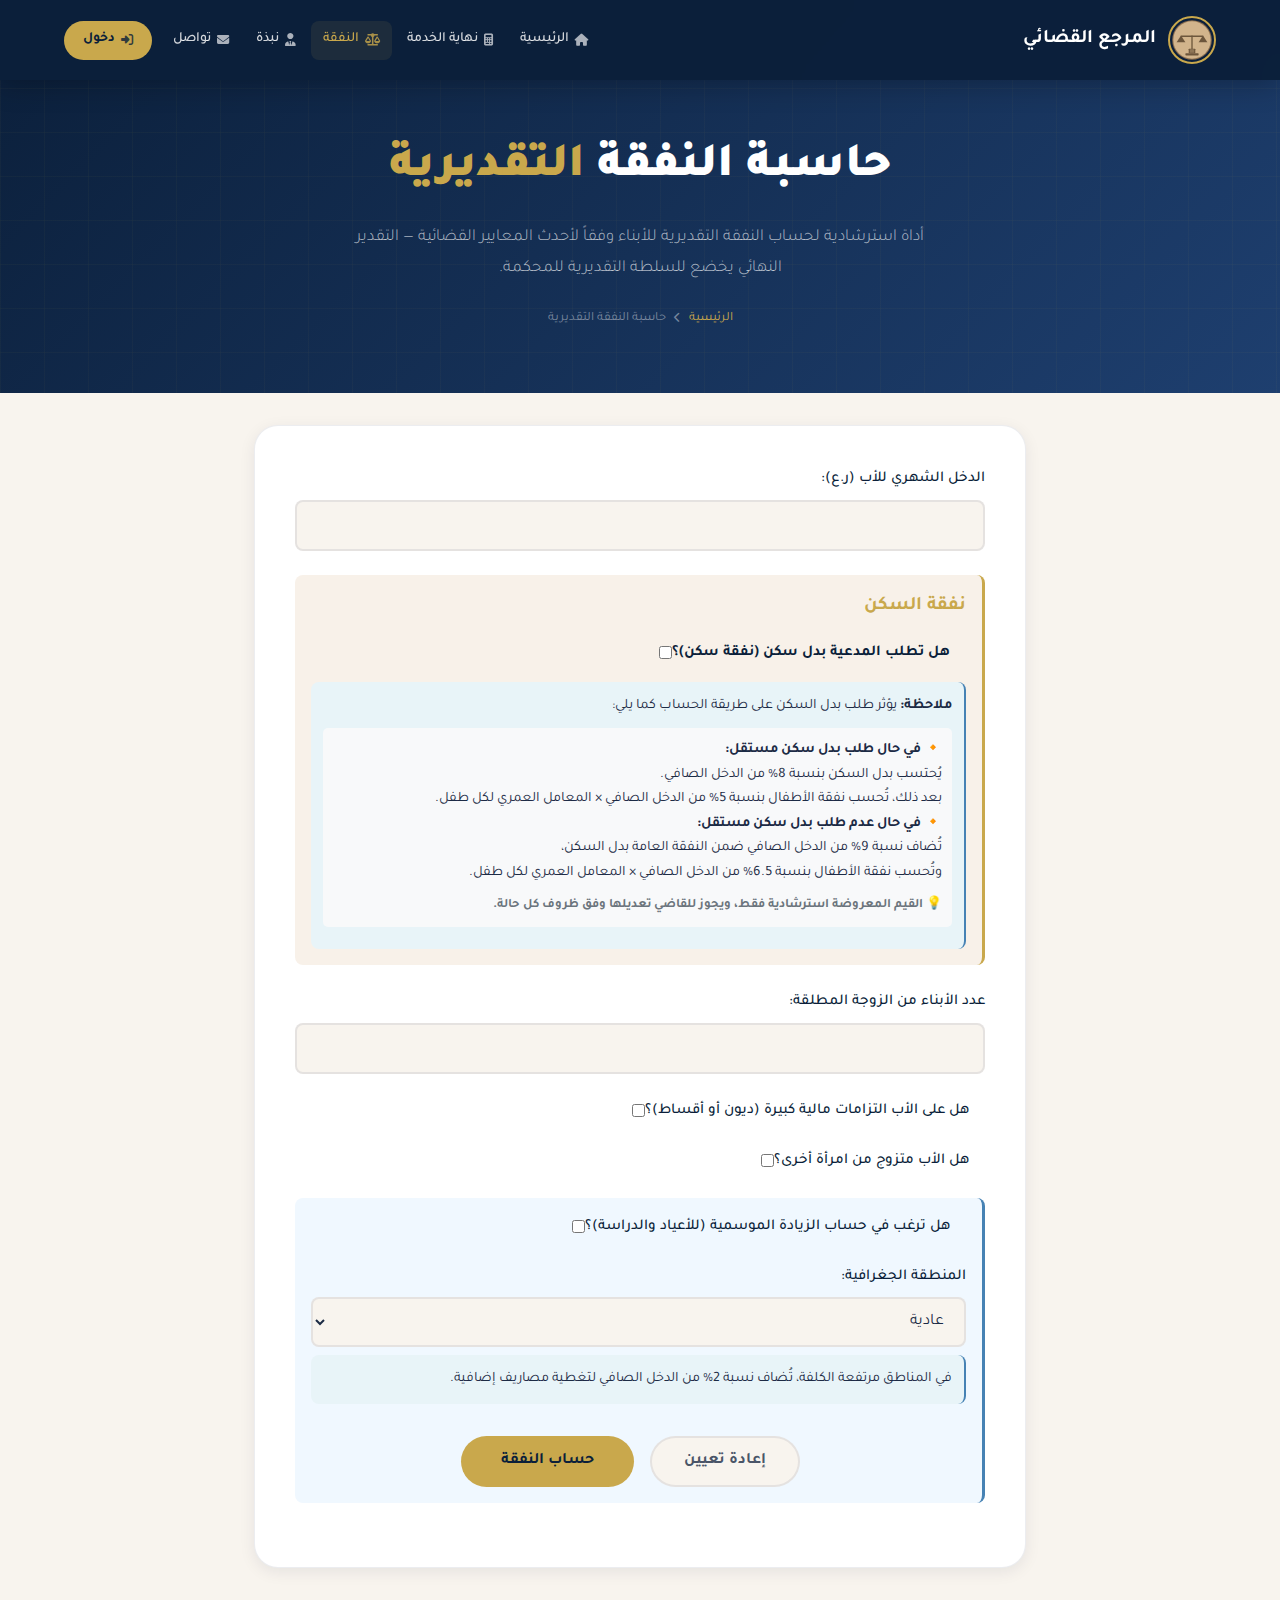
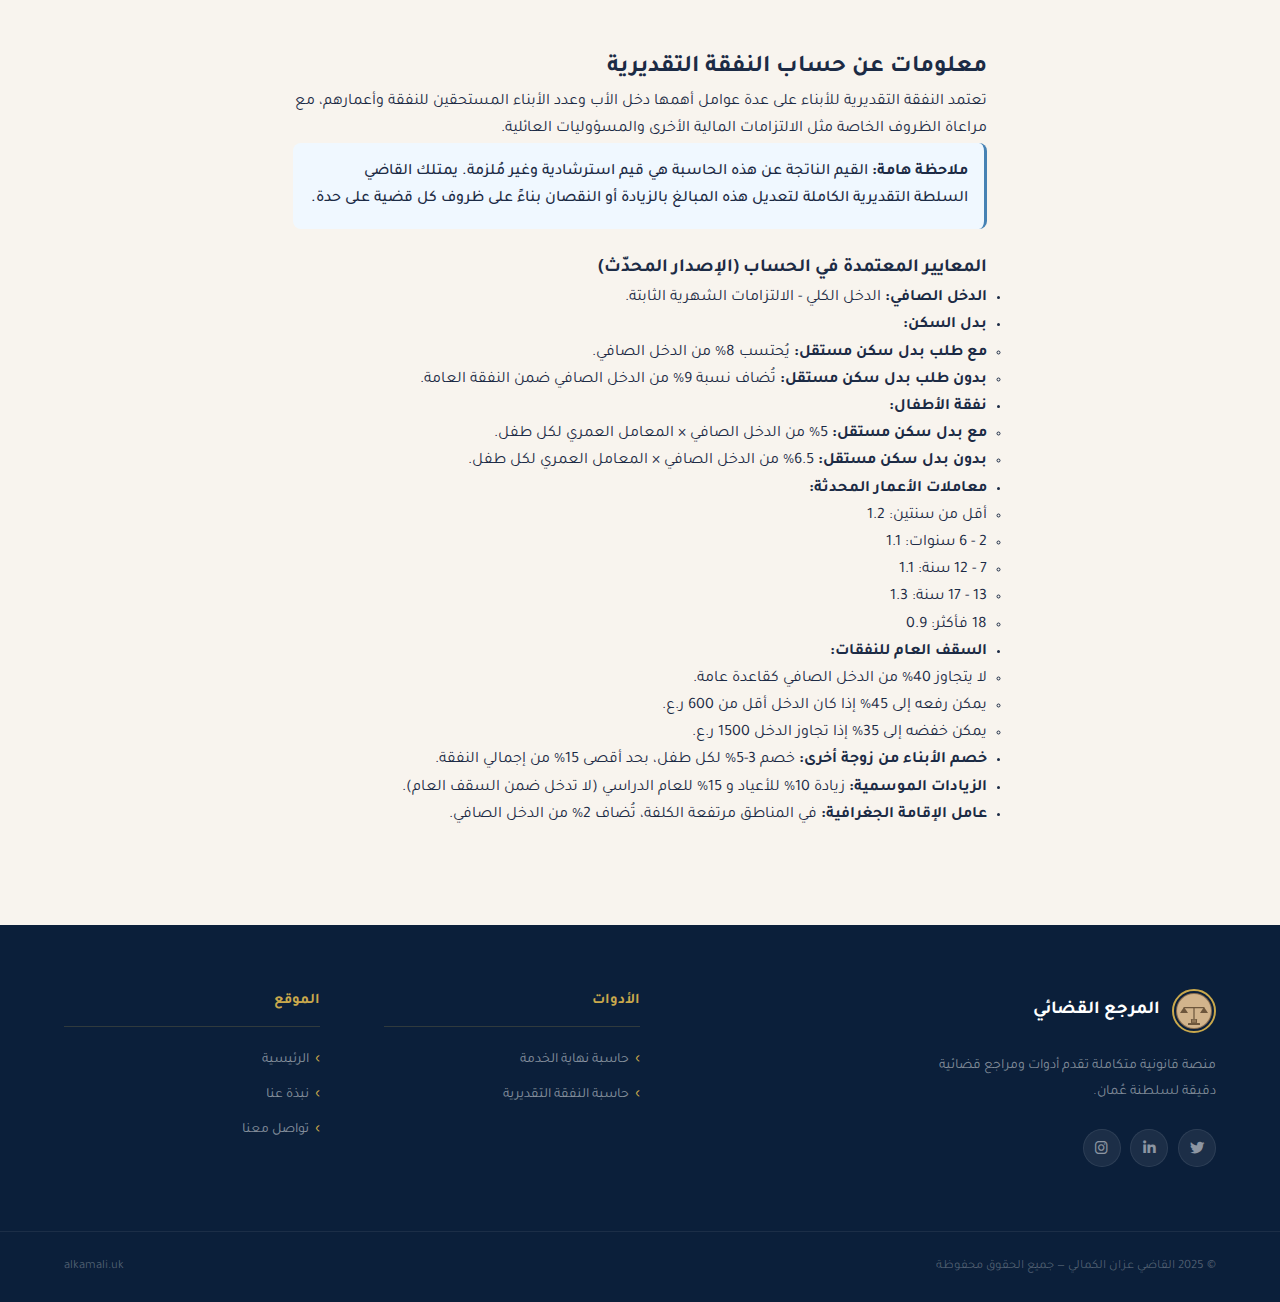
<file: pages/alimony_calculator.html>
<!DOCTYPE html>
<html lang="ar" dir="rtl">
<head>
    <meta charset="UTF-8">
    <meta name="viewport" content="width=device-width, initial-scale=1.0">
    <title>حاسبة النفقة التقديرية - المرجع القضائي</title>
    
    <!-- وسوم معاينة الرابط (Open Graph) -->
    <meta property="og:title" content="حاسبة النفقة التقديرية - المرجع القضائي" />
    <meta property="og:description" content="أداة استرشادية لحساب النفقة التقديرية للأبناء وفقاً لأحدث المعايير القضائية، مع الأخذ في الاعتبار أن التقدير النهائي يخضع للسلطة التقديرية للمحكمة." />
    <meta property="og:image" content="https://alkamali.uk/images/thumbnails/alimony-calculator-og-image.jpg" />
    <meta property="og:url" content="https://alkamali.uk/pages/alimony_calculator.html" />
    <meta property="og:type" content="website" />
    <meta property="og:locale" content="ar_OM" />
    
    <!-- وسوم تويتر كاردز -->
    <meta name="twitter:card" content="summary_large_image" />
    <meta name="twitter:title" content="حاسبة النفقة التقديرية - المرجع القضائي" />
    <meta name="twitter:description" content="أداة استرشادية لحساب النفقة التقديرية للأبناء وفقاً لأحدث المعايير القضائية، مع الأخذ في الاعتبار أن التقدير النهائي يخضع للسلطة التقديرية للمحكمة." />
    <meta name="twitter:image" content="https://alkamali.uk/images/thumbnails/alimony-calculator-og-image.jpg" />
    
    <link rel="preconnect" href="https://fonts.googleapis.com">
    <link rel="preconnect" href="https://fonts.gstatic.com" crossorigin>
    <link href="https://fonts.googleapis.com/css2?family=Tajawal:wght@300;400;500;700;900&display=swap" rel="stylesheet">
    <link rel="stylesheet" href="https://cdnjs.cloudflare.com/ajax/libs/font-awesome/6.4.0/css/all.min.css">
    <link rel="stylesheet" href="../css/style.css">
    <style>
        .form-group {
            margin-bottom: 1.5rem;
        }
        
        .form-group label {
            display: block;
            margin-bottom: 0.5rem;
            font-weight: 500;
        }
        
        .form-control {
            width: 100%;
            padding: 0.75rem;
            border: 1px solid var(--border-color);
            border-radius: var(--border-radius);
            font-family: 'Tajawal', sans-serif;
            font-size: 1rem;
        }
        
        .checkbox-group {
            display: flex;
            align-items: center;
            margin-bottom: 1rem;
        }
        
        .checkbox-group label {
            margin-right: 1rem;
            margin-bottom: 0;
        }
        
        .conditional-field {
            margin-top: 1rem;
            padding-right: 1.5rem;
            border-right: 2px solid var(--primary-color);
            display: none;
        }
        
        .result-amount {
            font-size: 2rem;
            color: var(--primary-color);
            font-weight: bold;
            text-align: center;
            margin: 1.5rem 0;
        }
        
        .calculation-details {
            background-color: var(--bg-light);
            padding: 1rem;
            border-radius: var(--border-radius);
            margin-top: 1rem;
            overflow-x: auto; /* لضمان عدم تجاوز الجدول لحدود الشاشة */
        }
        
        .btn-calculate {
            background-color: var(--primary-color);
            color: white;
            padding: 0.75rem 2rem;
            border: none;
            border-radius: var(--border-radius);
            font-family: 'Tajawal', sans-serif;
            font-size: 1.1rem;
            cursor: pointer;
            transition: var(--transition);
        }
        
        .btn-calculate:hover {
            background-color: var(--primary-dark);
        }
        
        .btn-reset {
            background-color: var(--text-light);
            color: white;
            padding: 0.75rem 2rem;
            border: none;
            border-radius: var(--border-radius);
            font-family: 'Tajawal', sans-serif;
            font-size: 1.1rem;
            cursor: pointer;
            transition: var(--transition);
            margin-right: 1rem;
        }
        
        .btn-reset:hover {
            background-color: var(--text-dark);
        }
        
        .buttons-container {
            display: flex;
            justify-content: center;
            margin-top: 2rem;
            flex-wrap: wrap; /* للتوافق مع الشاشات الصغيرة */
            gap: 1rem; /* مسافة بين الأزرار عند التفاف العناصر */
        }
        
        .children-age-container {
            margin-top: 1.5rem;
            padding: 1rem;
            background-color: var(--bg-light);
            border-radius: var(--border-radius);
            border-right: 2px solid var(--primary-color);
        }
        
        .child-age-field {
            margin-bottom: 1rem;
            padding: 0.75rem;
            background-color: white;
            border-radius: var(--border-radius);
            box-shadow: 0 1px 3px rgba(0, 0, 0, 0.1);
        }
        
        .child-age-field h4 {
            margin-top: 0;
            margin-bottom: 0.75rem;
            color: var(--primary-color);
            font-size: 1.1rem;
        }
        
        .age-factor-info {
            margin-top: 1rem;
            padding: 0.75rem;
            background-color: #f8f1e9;
            border-radius: var(--border-radius);
            font-size: 0.9rem;
        }
        
        .age-factor-info h4 {
            margin-top: 0;
            margin-bottom: 0.5rem;
            color: var(--primary-dark);
        }
        
        .age-factor-info ul {
            margin: 0;
            padding-right: 1.5rem;
        }
        
        .calculation-table {
            width: 100%;
            border-collapse: collapse;
            margin-top: 1rem;
            margin-bottom: 1rem;
        }
        
        .calculation-table th, .calculation-table td {
            padding: 0.5rem;
            text-align: right;
            border-bottom: 1px solid var(--border-color);
        }
        
        .calculation-table th {
            background-color: var(--bg-alt);
            font-weight: 500;
        }
        
        .calculation-table tr:last-child td {
            border-bottom: none;
        }
        
        .calculation-table .total-row {
            font-weight: bold;
            background-color: #f8f1e9;
        }
        
        /* تحسينات للتوافق مع الشاشات الصغيرة */
        @media (max-width: 768px) {
            .calculation-table {
                font-size: 0.9rem;
            }
            
            .calculation-table th, .calculation-table td {
                padding: 0.4rem;
            }
            
            .result-amount {
                font-size: 1.7rem;
            }
            
            .child-age-field {
                padding: 0.6rem;
            }
        }
        
        /* تمييز خيار بدل السكن */
        .housing-option {
            background-color: #f8f1e9;
            padding: 1rem;
            border-radius: var(--border-radius);
            margin-bottom: 1.5rem;
            border-right: 3px solid var(--primary-color);
        }
        
        .housing-option h3 {
            margin-top: 0;
            color: var(--primary-color);
            font-size: 1.2rem;
            margin-bottom: 1rem;
        }
        
        /* تمييز خيار الزيادة الموسمية */
        .seasonal-increase-option {
            background-color: #f0f8ff;
            padding: 1rem;
            border-radius: var(--border-radius);
            margin-bottom: 1.5rem;
            border-right: 3px solid #4682b4;
        }
        
        .seasonal-increase-option h3 {
            margin-top: 0;
            color: #4682b4;
            font-size: 1.2rem;
            margin-bottom: 1rem;
        }
        
        /* تحسين عرض الشرح المختصر */
        .simple-explanation {
            background-color: #f0f8ff;
            padding: 0.75rem;
            border-radius: var(--border-radius);
            margin-top: 1rem;
            font-size: 0.95rem;
            border-right: 2px solid #4682b4;
        }
        
        /* تمييز الزيادة الموسمية في النتائج */
        .seasonal-increase-result {
            background-color: #f0f8ff;
            padding: 0.75rem;
            border-radius: var(--border-radius);
            margin-top: 1rem;
            font-size: 1.1rem;
            border-right: 3px solid #4682b4;
            font-weight: 500;
        }
        
        /* تمييز معلومات النسب المختلفة */
        .percentage-info {
            background-color: #e8f4f8;
            padding: 0.75rem;
            border-radius: var(--border-radius);
            margin-top: 0.5rem;
            font-size: 0.9rem;
            border-right: 2px solid #4682b4;
        }
        
        /* تنبيه الالتزامات المالية العالية */
        .high-obligations-alert {
            background-color: #fff3e0;
            padding: 1rem;
            border-radius: var(--border-radius);
            margin-top: 1rem;
            border-right: 3px solid #ff9800;
            display: none;
        }
        
        .high-obligations-alert h4 {
            margin-top: 0;
            color: #e65100;
            font-size: 1.1rem;
            margin-bottom: 0.75rem;
        }
        
        .radio-group {
            margin: 0.75rem 0;
        }
        
        .radio-group label {
            display: block;
            margin-bottom: 0.5rem;
            padding-right: 1.5rem;
            position: relative;
        }
        
        .radio-group input[type="radio"] {
            position: absolute;
            right: 0;
            top: 0.25rem;
        }
        
        .manual-deduction-field {
            margin-top: 1rem;
            padding-right: 1.5rem;
            display: none;
        }
    </style>
</head>
<body>

<div class="nav-overlay" id="navOverlay"></div>

<header id="mainHeader" class="page-header-nav">
    <nav class="navbar">
        <a href="../index.html" class="logo">
            <img src="../images/final_logo.svg" alt="شعار المرجع القضائي" id="logo-placeholder">
            <h1>المرجع القضائي</h1>
        </a>
        <button class="mobile-menu-btn" id="mobileMenuBtn"><i class="fas fa-bars"></i></button>
        <ul class="nav-links" id="navLinks">
            <li><a href="../index.html"><i class="fas fa-home icon"></i>الرئيسية</a></li>
            <li><a href="calculator.html"><i class="fas fa-calculator icon"></i>نهاية الخدمة</a></li>
            <li><a href="alimony_calculator.html" class="active"><i class="fas fa-scale-balanced icon"></i>النفقة</a></li>
            <li><a href="about.html"><i class="fas fa-user-tie icon"></i>نبذة</a></li>
            <li><a href="contact.html"><i class="fas fa-envelope icon"></i>تواصل</a></li>
            <li><a href="login.html" class="btn-login-nav"><i class="fas fa-sign-in-alt icon"></i>دخول</a></li>
        </ul>
    </nav>
</header>

<div class="page-header">
    <div class="page-header-content">
        <h1 class="page-title">حاسبة النفقة <span class="gold">التقديرية</span></h1>
        <p class="page-description">أداة استرشادية لحساب النفقة التقديرية للأبناء وفقاً لأحدث المعايير القضائية — التقدير النهائي يخضع للسلطة التقديرية للمحكمة.</p>
        <div class="page-breadcrumb">
            <a href="../index.html">الرئيسية</a>
            <i class="fas fa-chevron-left" style="font-size:0.65rem;"></i>
            <span>حاسبة النفقة التقديرية</span>
        </div>
    </div>
</div>

    <main>
        <div class="content-section" style="padding-top:2rem;">
            <div class="calculator-container">
                <div class="calculator-form">
                    <form id="alimonyForm">
                        <div class="form-group">
                            <label for="fatherIncome">الدخل الشهري للأب (ر.ع):</label>
                            <input type="number" id="fatherIncome" class="form-control" min="0" required>
                        </div>
                        
                        <div class="housing-option">
                            <h3>نفقة السكن</h3>
                            <div class="checkbox-group">
                                <label for="includeHousingAllowance">هل تطلب المدعية بدل سكن (نفقة سكن)؟</label>
                                <input type="checkbox" id="includeHousingAllowance">
                            </div>
                            <div class="percentage-info">
                                <p><strong>ملاحظة:</strong> يؤثر طلب بدل السكن على طريقة الحساب كما يلي:</p>
                                
                                <div style="margin: 10px 0; padding: 10px; background-color: #f8f9fa; border-radius: 5px;">
                                    <p><strong>🔸 في حال طلب بدل سكن مستقل:</strong><br>
                                    يُحتسب بدل السكن بنسبة 8% من الدخل الصافي.<br>
                                    بعد ذلك، تُحسب نفقة الأطفال بنسبة 5% من الدخل الصافي × المعامل العمري لكل طفل.</p>
                                    
                                    <p><strong>🔸 في حال عدم طلب بدل سكن مستقل:</strong><br>
                                    تُضاف نسبة 9% من الدخل الصافي ضمن النفقة العامة بدل السكن،<br>
                                    وتُحسب نفقة الأطفال بنسبة 6.5% من الدخل الصافي × المعامل العمري لكل طفل.</p>
                                    
                                    <p style="color: #6c757d; font-size: 0.9em; margin-top: 10px;">
                                    💡 <strong>القيم المعروضة استرشادية فقط، ويجوز للقاضي تعديلها وفق ظروف كل حالة.</strong></p>
                                </div>
                            </div>
                        </div>
                        
                        <div class="form-group">
                            <label for="childrenCount">عدد الأبناء من الزوجة المطلقة:</label>
                            <input type="number" id="childrenCount" class="form-control" min="1" required>
                        </div>
                        
                        <div id="childrenAgeContainer" class="children-age-container" style="display: none;">
                            <h3>الفئات العمرية للأبناء</h3>
                            <div id="childrenAgeFields"></div>
                            
                            <div class="age-factor-info">
                                <h4>معاملات الفئات العمرية:</h4>
                                <ul>
                                    <li>أقل من سنتين: معامل 1.2 (حاجات غذائية وطبية مرتفعة)</li>
                                    <li>من 2 إلى 6 سنوات: معامل 1.1 (مرحلة رياض الأطفال)</li>
                                    <li>من 7 إلى 12 سنة: معامل 1.1 (مصاريف دراسية منتظمة)</li>
                                    <li>من 13 إلى 17 سنة: معامل 1.3 (ارتفاع مصروف المراهق)</li>
                                    <li>18 فأكثر (غير متزوج/غير عامل): معامل 0.9 (استمرار الحاجة مع تخفيف الالتزامات)</li>
                                </ul>
                            </div>
                        </div>
                        
                        <div class="form-group">
                            <div class="checkbox-group">
                                <label for="hasObligations">هل على الأب التزامات مالية كبيرة (ديون أو أقساط)؟</label>
                                <input type="checkbox" id="hasObligations">
                            </div>
                            
                            <div id="obligationsField" class="conditional-field">
                                <div class="form-group">
                                    <label for="obligationsAmount">مقدار الالتزامات الشهرية (ر.ع):</label>
                                    <input type="number" id="obligationsAmount" class="form-control" min="0">
                                </div>
                                
                                <div id="highObligationsAlert" class="high-obligations-alert">
                                    <h4>تنبيه: الالتزامات المالية مرتفعة</h4>
                                    <p>المبلغ المُدخل للالتزامات يشكل أكثر من ٦٠٪ من دخل الأب. هل ترغب في خصم المبلغ بالكامل؟ أم تحديد مقدار الخصم يدويًا؟</p>
                                    
                                    <div class="radio-group">
                                        <label>
                                            <input type="radio" name="obligationsOption" id="fullDeduction" value="full" checked>
                                            خصم الالتزامات بالكامل كما هي مدخلة
                                        </label>
                                        <label>
                                            <input type="radio" name="obligationsOption" id="manualDeduction" value="manual">
                                            تحديد مبلغ الخصم يدويًا
                                        </label>
                                    </div>
                                    
                                    <div id="manualDeductionField" class="manual-deduction-field">
                                        <div class="form-group">
                                            <label for="manualDeductionAmount">أدخل المبلغ الذي ترغب بخصمه من الدخل (ر.ع):</label>
                                            <input type="number" id="manualDeductionAmount" class="form-control" min="0">
                                        </div>
                                    </div>
                                </div>
                            </div>
                        </div>
                        
                        <div class="form-group">
                            <div class="checkbox-group">
                                <label for="hasAnotherWife">هل الأب متزوج من امرأة أخرى؟</label>
                                <input type="checkbox" id="hasAnotherWife">
                            </div>
                            
                            <div id="anotherWifeField" class="conditional-field">
                                <div class="checkbox-group">
                                    <label for="hasChildrenFromAnotherWife">هل لديه أبناء من الزوجة الأخرى؟</label>
                                    <input type="checkbox" id="hasChildrenFromAnotherWife">
                                </div>
                                
                                <div id="otherChildrenField" class="conditional-field">
                                    <div class="form-group">
                                        <label for="otherChildrenCount">عدد الأبناء من الزوجة الأخرى:</label>
                                        <input type="number" id="otherChildrenCount" class="form-control" min="1">
                                    </div>
                                </div>
                            </div>
                        </div>
                        
                        <div class="seasonal-increase-option">
               <div class="form-group">
                            <div class="checkbox-group">
                                <label for="includeSeasonalIncrease">هل ترغب في حساب الزيادة الموسمية (للأعياد والدراسة)؟</label>
                                <input type="checkbox" id="includeSeasonalIncrease">
                            </div>
                        </div>

                        <div class="form-group">
                            <label for="geographicLocation">المنطقة الجغرافية:</label>
                            <select id="geographicLocation" class="form-control">
                                <option value="normal">عادية</option>
                                <option value="high_cost">مرتفعة الكلفة</option>
                            </select>
                            <div class="percentage-info">
                                <p>في المناطق مرتفعة الكلفة، تُضاف نسبة 2% من الدخل الصافي لتغطية مصاريف إضافية.</p>
                            </div>
                        </div>                       
                        <div class="buttons-container">
                            <button type="button" id="resetBtn" class="btn-reset">إعادة تعيين</button>
                            <button type="button" id="calculateBtn" class="btn-calculate">حساب النفقة</button>
                        </div>
                    </form>
                </div>
                
                <div id="resultContainer" class="result-container">
                    <div class="result-box">
                        <h3>نتيجة الحساب</h3>
                        <div id="netIncomeResult" class="result-amount" style="font-size: 1.5rem; color: #4682b4;">الدخل الصافي بعد خصم الالتزامات: <span>0</span> ر.ع</div>
                        <div class="result-amount" id="alimonyResult">النفقة التقديرية: <span>0</span> ر.ع</div>
                        
                        <div id="seasonalIncreaseResult" class="seasonal-increase-result" style="display: none;">
                            وتزاد في الأعياد وبداية كل فصل دراسي إلى مبلغ وقدره: <span>0</span> ر.ع
                        </div>
                        
                        <!-- ملخص الحساب التفصيلي -->
                        <div id="calculationSummary" class="calculation-summary" style="display: none; margin-top: 1rem; padding: 15px; background-color: #f8f9fa; border-radius: 8px; border: 1px solid #dee2e6;">
                            <h4 style="color: #495057; margin-bottom: 10px; font-size: 1.1rem;">📊 ملخص الحساب:</h4>
                            <div id="summaryDetails" style="font-size: 0.95rem; line-height: 1.6;"></div>
                        </div>
                        
                        <div class="buttons-container" style="margin-top: 1.5rem;">
                            <button type="button" id="showReasoningBtn" class="btn-calculate" style="background-color: #4682b4;">عرض التسبيب المقترح للحكم</button>
                        </div>
                        
                        <div id="reasoningContainer" class="calculation-details" style="display: none; margin-top: 1.5rem; background-color: #f9f9f9; border-right: 3px solid #4682b4;">
                            <h4 style="color: #4682b4;">التسبيب المقترح للحكم:</h4>
                            <div id="reasoningText" style="line-height: 1.8; padding: 1rem; white-space: pre-line;"></div>
                            <div class="buttons-container" style="margin-top: 1rem; justify-content: flex-start;">
                                <button type="button" id="copyReasoningBtn" class="btn-calculate" style="background-color: #4682b4; padding: 0.5rem 1rem; font-size: 0.9rem;">نسخ النص</button>
                            </div>
                        </div>
                        
                        <!-- منطقة عرض التسبيب -->
                        <div id="reasoningResult" class="reasoning-result" style="display: none; margin-top: 2rem;">
                            <!-- سيتم ملء المحتوى بواسطة JavaScript -->
                        </div>
                        
                        <div class="calculation-details" id="calculationDetails">
                            <h4>تفاصيل الحساب:</h4>
                            <div id="childrenCalculationDetails"></div>
                            <p id="housingAllowance"></p>
                            <p id="baseCalculation"></p>
                            <p id="obligationsDeduction"></p>
                            <p id="otherChildrenDeduction"></p>
                            <p id="finalCalculation"></p>
                            
                            <div class="simple-explanation" id="simpleExplanation"></div>
                        </div>
                    </div>
                    
                    <div class="result-note">
                        <p><strong>ملاحظة:</strong> هذه الحاسبة تقدم تقديرًا للنفقة بناءً على المعايير المعتمدة، وقد تختلف النفقة الفعلية حسب ظروف كل حالة والسلطة التقديرية للقاضي.</p>
                    </div>
                </div>
            </div>
        </div>

        <div class="content-section">
            <h2>معلومات عن حساب النفقة التقديرية</h2>
            <p>تعتمد النفقة التقديرية للأبناء على عدة عوامل أهمها دخل الأب وعدد الأبناء المستحقين للنفقة وأعمارهم، مع مراعاة الظروف الخاصة مثل الالتزامات المالية الأخرى والمسؤوليات العائلية.</p>
            
            <p class="judge-discretion-note" style="background-color: #f0f8ff; padding: 1rem; border-radius: var(--border-radius); border-right: 3px solid #4682b4; margin-bottom: 1.5rem; font-weight: 500;"><b>ملاحظة هامة:</b> القيم الناتجة عن هذه الحاسبة هي قيم استرشادية وغير مُلزمة. يمتلك القاضي السلطة التقديرية الكاملة لتعديل هذه المبالغ بالزيادة أو النقصان بناءً على ظروف كل قضية على حدة.</p>
            
            <h3>المعايير المعتمدة في الحساب (الإصدار المحدّث)</h3>
            <ul>
                <li><b>الدخل الصافي:</b> الدخل الكلي - الالتزامات الشهرية الثابتة.</li>
                <li><b>بدل السكن:</b>
                    <ul>
                        <li><b>مع طلب بدل سكن مستقل:</b> يُحتسب 8% من الدخل الصافي.</li>
                        <li><b>بدون طلب بدل سكن مستقل:</b> تُضاف نسبة 9% من الدخل الصافي ضمن النفقة العامة.</li>
                    </ul>
                </li>
                <li><b>نفقة الأطفال:</b>
                    <ul>
                        <li><b>مع بدل سكن مستقل:</b> 5% من الدخل الصافي × المعامل العمري لكل طفل.</li>
                        <li><b>بدون بدل سكن مستقل:</b> 6.5% من الدخل الصافي × المعامل العمري لكل طفل.</li>
                    </ul>
                </li>
                <li><b>معاملات الأعمار المحدثة:</b>
                    <ul>
                        <li>أقل من سنتين: 1.2</li>
                        <li>2 - 6 سنوات: 1.1</li>
                        <li>7 - 12 سنة: 1.1</li>
                        <li>13 - 17 سنة: 1.3</li>
                        <li>18 فأكثر: 0.9</li>
                    </ul>
                </li>
                <li><b>السقف العام للنفقات:</b>
                    <ul>
                        <li>لا يتجاوز 40% من الدخل الصافي كقاعدة عامة.</li>
                        <li>يمكن رفعه إلى 45% إذا كان الدخل أقل من 600 ر.ع.</li>
                        <li>يمكن خفضه إلى 35% إذا تجاوز الدخل 1500 ر.ع.</li>
                    </ul>
                </li>
                <li><b>خصم الأبناء من زوجة أخرى:</b> خصم 3-5% لكل طفل، بحد أقصى 15% من إجمالي النفقة.</li>
                <li><b>الزيادات الموسمية:</b> زيادة 10% للأعياد و 15% للعام الدراسي (لا تدخل ضمن السقف العام).</li>
                <li><b>عامل الإقامة الجغرافية:</b> في المناطق مرتفعة الكلفة، تُضاف 2% من الدخل الصافي.</li>
            </ul>
        </div>
    </main>

<footer>
    <div class="footer-top">
        <div class="footer-brand">
            <div class="footer-logo-row">
                <img src="../images/final_logo.svg" alt="شعار المرجع القضائي">
                <span>المرجع القضائي</span>
            </div>
            <p class="footer-brand-desc">منصة قانونية متكاملة تقدم أدوات ومراجع قضائية دقيقة لسلطنة عُمان.</p>
            <div class="footer-socials">
                <a href="#" class="social-btn"><i class="fab fa-twitter"></i></a>
                <a href="#" class="social-btn"><i class="fab fa-linkedin-in"></i></a>
                <a href="#" class="social-btn"><i class="fab fa-instagram"></i></a>
            </div>
        </div>
        <div class="footer-col">
            <h4>الأدوات</h4>
            <ul class="footer-links-list">
                <li><a href="calculator.html">حاسبة نهاية الخدمة</a></li>
                <li><a href="alimony_calculator.html">حاسبة النفقة التقديرية</a></li>
            </ul>
        </div>
        <div class="footer-col">
            <h4>الموقع</h4>
            <ul class="footer-links-list">
                <li><a href="../index.html">الرئيسية</a></li>
                <li><a href="about.html">نبذة عنا</a></li>
                <li><a href="contact.html">تواصل معنا</a></li>
            </ul>
        </div>
    </div>
    <div class="footer-bottom">
        <p>&copy; 2025 القاضي عزان الكمالي — جميع الحقوق محفوظة</p>
        <p>alkamali.uk</p>
    </div>
</footer>
<button class="scroll-top-btn" id="scrollTopBtn"><i class="fas fa-chevron-up"></i></button>

    <script src="calculator.js"></script>
    <script>
        // كود التسبيب ونسخ النص
        document.addEventListener('DOMContentLoaded', function() {
            const showReasoningBtn = document.getElementById('showReasoningBtn');
            const copyReasoningBtn = document.getElementById('copyReasoningBtn');
            const reasoningContainer = document.getElementById('reasoningContainer');
            const reasoningText = document.getElementById('reasoningText');
            const resultContainer = document.getElementById('resultContainer');
            
            // تعريف الفئات العمرية ومعاملاتها المحدثة
            const ageCategories = [
                { id: 'infant', label: 'أقل من سنتين', factor: 1.2 },
                { id: 'young', label: 'من 2 إلى 6 سنوات', factor: 1.1 },
                { id: 'school', label: 'من 7 إلى 12 سنة', factor: 1.1 },
                { id: 'teen', label: 'من 13 إلى 17 سنة', factor: 1.3 },
                { id: 'adult', label: '18 فأكثر (غير متزوج/غير عامل)', factor: 0.9 }
            ];
            
            // إنشاء حقول الفئات العمرية بناءً على عدد الأبناء
            childrenCountInput.addEventListener('change', function() {
                const childrenCount = parseInt(this.value);
                
                if (isNaN(childrenCount) || childrenCount <= 0) {
                    childrenAgeContainer.style.display = 'none';
                    childrenAgeFields.innerHTML = '';
                    return;
                }
                
                childrenAgeFields.innerHTML = '';
                
                for (let i = 0; i < childrenCount; i++) {
                    const childField = document.createElement('div');
                    childField.className = 'child-age-field';
                    
                    const childTitle = document.createElement('h4');
                    childTitle.textContent = `الطفل رقم ${i + 1}`;
                    childField.appendChild(childTitle);
                    
                    const selectGroup = document.createElement('div');
                    selectGroup.className = 'form-group';
                    
                    const selectLabel = document.createElement('label');
                    selectLabel.setAttribute('for', `childAge_${i}`);
                    selectLabel.textContent = 'الفئة العمرية:';
                    selectGroup.appendChild(selectLabel);
                    
                    const select = document.createElement('select');
                    select.className = 'form-control';
                    select.id = `childAge_${i}`;
                    select.setAttribute('data-child-index', i);
                    
                    ageCategories.forEach(category => {
                        const option = document.createElement('option');
                        option.value = category.id;
                        option.textContent = category.label;
                        option.setAttribute('data-factor', category.factor);
                        select.appendChild(option);
                    });
                    
                    selectGroup.appendChild(select);
                    childField.appendChild(selectGroup);
                    childrenAgeFields.appendChild(childField);
                }
                
                childrenAgeContainer.style.display = 'block';
            });
            
            // إظهار/إخفاء الحقول الشرطية
            hasObligationsCheckbox.addEventListener('change', function() {
                obligationsField.style.display = this.checked ? 'block' : 'none';
                if (!this.checked) {
                    obligationsAmountInput.value = '';
                    highObligationsAlert.style.display = 'none';
                    manualDeductionField.style.display = 'none';
                    fullDeductionRadio.checked = true;
                }
            });
            
            // التحقق من نسبة الالتزامات المالية
            obligationsAmountInput.addEventListener('input', function() {
                const fatherIncome = parseFloat(document.getElementById('fatherIncome').value);
                const obligationsAmount = parseFloat(this.value);
                
                if (!isNaN(fatherIncome) && !isNaN(obligationsAmount) && fatherIncome > 0) {
                    const obligationsPercentage = (obligationsAmount / fatherIncome) * 100;
                    
                    if (obligationsPercentage > 60) {
                        highObligationsAlert.style.display = 'block';
                        // تعيين القيمة الافتراضية للخصم اليدوي
                        if (manualDeductionAmountInput.value === '') {
                            manualDeductionAmountInput.value = Math.round(fatherIncome * 0.4); // 40% من الدخل
                        }
                    } else {
                        highObligationsAlert.style.display = 'none';
                        manualDeductionField.style.display = 'none';
                    }
                } else {
                    highObligationsAlert.style.display = 'none';
                    manualDeductionField.style.display = 'none';
                }
            });
            
            // إظهار/إخفاء حقل الخصم اليدوي
            manualDeductionRadio.addEventListener('change', function() {
                manualDeductionField.style.display = this.checked ? 'block' : 'none';
            });
            
            fullDeductionRadio.addEventListener('change', function() {
                manualDeductionField.style.display = this.checked ? 'none' : 'block';
            });
            
            hasAnotherWifeCheckbox.addEventListener('change', function() {
                anotherWifeField.style.display = this.checked ? 'block' : 'none';
                if (!this.checked) {
                    hasChildrenFromAnotherWifeCheckbox.checked = false;
                    otherChildrenField.style.display = 'none';
                    document.getElementById('otherChildrenCount').value = '';
                }
            });
            
            hasChildrenFromAnotherWifeCheckbox.addEventListener('change', function() {
                otherChildrenField.style.display = this.checked ? 'block' : 'none';
                if (!this.checked) {
                    document.getElementById('otherChildrenCount').value = '';
                }
            });
            
            // حساب النفقة
            calculateBtn.addEventListener('click', function() {
                // التحقق من صحة المدخلات
                const fatherIncome = parseFloat(document.getElementById('fatherIncome').value);
                const childrenCount = parseInt(document.getElementById('childrenCount').value);
                
                if (isNaN(fatherIncome) || fatherIncome <= 0 || isNaN(childrenCount) || childrenCount <= 0) {
                    alert('يرجى إدخال قيم صحيحة للدخل الشهري وعدد الأبناء');
                    return;
                }
                
                // حساب الدخل الصافي بعد خصم الالتزامات المالية
                let netIncome = fatherIncome;
                let obligationsAmount = 0;
                let obligationsDeductionText = 'لا يوجد خصم للالتزامات المالية';
                
                if (hasObligationsCheckbox.checked) {
                    if (highObligationsAlert.style.display === 'block' && manualDeductionRadio.checked) {
                        // استخدام الخصم اليدوي
                        obligationsAmount = parseFloat(manualDeductionAmountInput.value) || 0;
                        obligationsDeductionText = `خصم الالتزامات المالية (يدوي): ${obligationsAmount.toFixed(2)} ر.ع`;
                    } else {
                        // استخدام الخصم الكامل
                        obligationsAmount = parseFloat(obligationsAmountInput.value) || 0;
                        obligationsDeductionText = `خصم الالتزامات المالية: ${obligationsAmount.toFixed(2)} ر.ع`;
                    }
                    
                    // التأكد من أن الدخل الصافي لا يقل عن 150 ر.ع
                    netIncome = Math.max(fatherIncome - obligationsAmount, 150);
                    
                    if (netIncome === 150 && (fatherIncome - obligationsAmount) < 150) {
                        obligationsDeductionText += ` (تم تثبيت الدخل الصافي عند الحد الأدنى 150 ر.ع)`;
                    }
                }
                
                // عرض الدخل الصافي
                netIncomeResultSpan.textContent = netIncome.toFixed(2);
                obligationsDeductionElement.textContent = obligationsDeductionText;
                
                // تحديد ما إذا كان هناك طلب لبدل السكن
                const includeHousingAllowance = includeHousingAllowanceCheckbox.checked;
                
                // تحديد ما إذا كان هناك طلب للزيادة الموسمية
                const includeSeasonalIncrease = includeSeasonalIncreaseCheckbox.checked;
                
                // تحديد المنطقة الجغرافية
                const geographicLocation = document.getElementById('geographicLocation').value;
                
                // تحديد نسبة حساب نفقة الأطفال بناءً على خيار بدل السكن
                const childPercentageBase = includeHousingAllowance ? 5 : 6.5;
                
                // جمع معلومات الفئات العمرية للأبناء
                const childrenData = [];
                let totalChildrenPercentage = 0;
                
                for (let i = 0; i < childrenCount; i++) {
                    const ageSelect = document.getElementById(`childAge_${i}`);
                    const selectedOption = ageSelect.options[ageSelect.selectedIndex];
                    const ageFactor = parseFloat(selectedOption.getAttribute('data-factor'));
                    const ageCategory = selectedOption.textContent;
                    
                    // حساب نسبة الطفل (نسبة الأساس × معامل الفئة العمرية)
                    const childPercentage = childPercentageBase * ageFactor;
                    
                    childrenData.push({
                        index: i + 1,
                        ageCategory: ageCategory,
                        ageFactor: ageFactor,
                        percentage: childPercentage
                    });
                    
                    totalChildrenPercentage += childPercentage;
                }
                
                // حساب النسبة الإجمالية
                let totalPercentage = totalChildrenPercentage;
                
                // إضافة نسبة بدل السكن حسب النظام الجديد
                let housingPercentage = 0;
                if (includeHousingAllowance) {
                    housingPercentage = 8; // 8% لبدل السكن المستقل
                } else {
                    housingPercentage = 9; // 9% ضمن النفقة العامة
                }
                totalPercentage += housingPercentage;
                
                // إضافة عامل الإقامة الجغرافية
                let geographicFactor = 0;
                if (geographicLocation === 'high_cost') {
                    geographicFactor = 2; // 2% للمناطق مرتفعة الكلفة
                    totalPercentage += geographicFactor;
                }
                
                // تحديد السقف الأعلى للنسبة حسب الدخل
                let maxPercentage = 40; // القاعدة العامة
                if (netIncome < 600) {
                    maxPercentage = 45; // رفع السقف للدخل المنخفض
                } else if (netIncome > 1500) {
                    maxPercentage = 35; // خفض السقف للدخل المرتفع
                }
                
                // تطبيق السقف الأعلى
                const originalPercentage = totalPercentage;
                totalPercentage = Math.min(totalPercentage, maxPercentage);
                
                // حساب المبلغ الأساسي
                let baseAmount = (netIncome * totalPercentage) / 100;
                
                // إنشاء جدول تفصيلي للحساب
                let tableHTML = `
                    <h4>تفاصيل حساب النسب حسب الفئات العمرية:</h4>
                    <table class="calculation-table">
                        <thead>
                            <tr>
                                <th>البند</th>
                                <th>الفئة العمرية</th>
                                <th>المعامل</th>
                                <th>النسبة المحسوبة</th>
                            </tr>
                        </thead>
                        <tbody>
                `;
                
                if (includeHousingAllowance) {
                    tableHTML += `
                        <tr>
                            <td>بدل السكن</td>
                            <td>-</td>
                            <td>-</td>
                            <td>20%</td>
                        </tr>
                    `;
                    housingAllowanceElement.textContent = `بدل السكن: 20% من الدخل الصافي (${netIncome.toFixed(2)} ر.ع) = ${(netIncome * 0.2).toFixed(2)} ر.ع`;
                } else {
                    housingAllowanceElement.textContent = 'لا يوجد بدل سكن مطلوب';
                }
                
                childrenData.forEach(child => {
                    tableHTML += `
                        <tr>
                            <td>الطفل ${child.index}</td>
                            <td>${child.ageCategory}</td>
                            <td>${child.ageFactor}</td>
                            <td>${child.percentage.toFixed(1)}%</td>
                        </tr>
                    `;
                });
                
                tableHTML += `
                        <tr class="total-row">
                            <td colspan="3">إجمالي النسبة (مع تطبيق الحد الأقصى 40%)</td>
                            <td>${totalPercentage.toFixed(1)}%</td>
                        </tr>
                    </tbody>
                </table>
                `;
                
                childrenCalculationDetails.innerHTML = tableHTML;
                baseCalculationElement.textContent = `المبلغ الأساسي: ${totalPercentage.toFixed(1)}% من الدخل الصافي (${netIncome.toFixed(2)} ر.ع) = ${baseAmount.toFixed(2)} ر.ع`;
                
                // خصم الأبناء من الزوجة الأخرى إن وجدوا
       // خصم الأبناء من زوجة أخرى
                let otherChildrenDeduction = 0;
                let otherChildrenDeductionText = 'لا يوجد خصم للأبناء من زوجة أخرى';
                
                if (hasAnotherWifeCheckbox.checked && hasChildrenFromAnotherWifeCheckbox.checked) {
                    const otherChildrenCount = parseInt(document.getElementById('otherChildrenCount').value) || 0;
                    
                    if (otherChildrenCount > 0) {
                        // تحديد نسبة الخصم حسب عدد الأبناء (3-5% لكل طفل)
                        let deductionPerChild = 3; // النسبة الأساسية
                        if (otherChildrenCount >= 2) deductionPerChild = 4;
                        if (otherChildrenCount >= 3) deductionPerChild = 5;
                        
                        // خصم بحد أقصى 15% (بدلاً من 20%)
                        const otherChildrenPercentage = Math.min(otherChildrenCount * deductionPerChild, 15);
                        otherChildrenDeduction = (baseAmount * otherChildrenPercentage) / 100;
                        otherChildrenDeductionText = `خصم ${otherChildrenCount} أطفال من زوجة أخرى (${deductionPerChild}% × ${otherChildrenCount} = ${otherChildrenPercentage}%): ${otherChildrenDeduction.toFixed(2)} ر.ع`;
                    }
                }}
                
                otherChildrenDeductionElement.textContent = otherChildrenDeductionText;
                
                // عرض النتيجة النهائية
                finalCalculationElement.textContent = `المبلغ النهائي للنفقة: ${finalAmount.toFixed(2)} ر.ع`;
                alimonyResultSpan.textContent = finalAmount.toFixed(2);
                
                // حساب الزيادة الموسمية
                let seasonalIncreaseAmount = 0;
                if (includeSeasonalIncrease) {
                    // زيادة الأعياد: 10% + زيادة العام الدراسي: 15% = إجمالي 25%
                    const holidayIncrease = finalAmount * 0.10; // 10% للأعياد
                    const schoolYearIncrease = finalAmount * 0.15; // 15% للعام الدراسي
                    seasonalIncreaseAmount = holidayIncrease + schoolYearIncrease;
                    seasonalIncreaseResultSpan.textContent = seasonalIncreaseAmount.toFixed(0);
                    seasonalIncreaseResult.style.display = 'block';
                    
                    // تحديث النص لتوضيح التفاصيل
                    document.querySelector('#seasonalIncreaseResult').innerHTML = `
                        <strong>الزيادات الموسمية:</strong><br>
                        • زيادة الأعياد (10%): ${holidayIncrease.toFixed(0)} ر.ع<br>
                        • زيادة العام الدراسي (15%): ${schoolYearIncrease.toFixed(0)} ر.ع<br>
                        <strong>إجمالي الزيادات: <span>${seasonalIncreaseAmount.toFixed(0)}</span> ر.ع</strong>
                    `;
                } else {
                    seasonalIncreaseResult.style.display = 'none';
                }       
                // إضافة شرح مبسط
                let explanation = "تم احتساب النفقة التقديرية بناءً على: ";
                
                if (hasObligationsCheckbox.checked) {
                    explanation += `خصم الالتزامات المالية من الدخل الإجمالي للحصول على دخل صافي قدره ${netIncome.toFixed(2)} ر.ع، `;
                }
                
                if (includeHousingAllowance) {
                    explanation += `إضافة بدل سكن مستقل بنسبة ${housingPercentage}% من الدخل الصافي، `;
                    explanation += `ثم إضافة نسبة لكل طفل (5% × معامل عمري) حسب فئته العمرية، `;
                } else {
                    explanation += `إضافة نسبة ${housingPercentage}% للسكن ضمن النفقة العامة، `;
                    explanation += `ثم احتساب نسبة لكل طفل (6.5% × معامل عمري) حسب فئته العمرية، `;
                }
                
                if (geographicLocation === 'high_cost') {
                    explanation += `إضافة ${geographicFactor}% للمنطقة مرتفعة الكلفة، `;
                }
                
                if (hasAnotherWifeCheckbox.checked && hasChildrenFromAnotherWifeCheckbox.checked) {
                    const otherChildrenCount = parseInt(document.getElementById('otherChildrenCount').value);
                    if (!isNaN(otherChildrenCount) && otherChildrenCount > 0) {
                        explanation += `وخصم ${Math.min(otherChildrenCount * 5, 20)}% لوجود أبناء من زوجة أخرى، `;
                    }
                }
                
   explanation += `مع تطبيق سقف أعلى للنسبة بـ${maxPercentage}% من الدخل الصافي`;
                
                // إضافة تنبيه إذا تم تطبيق السقف
                if (originalPercentage > maxPercentage) {
                    explanation += ` (تم تخفيض النسبة من ${originalPercentage.toFixed(1)}% إلى ${maxPercentage}%)`;
                }
                explanation += `.`;
                
                if (includeSeasonalIncrease) {
                    explanation += ` كما تُضاف زيادة موسمية قدرها ${seasonalIncreaseAmount.toFixed(0)} ر.ع للأعياد والعام الدراسي.`;
                }
                
                simpleExplanation.textContent = explanation;
                
                // إنشاء ملخص الحساب التفصيلي
                const calculationSummary = document.getElementById('calculationSummary');
                const summaryDetails = document.getElementById('summaryDetails');
                
                let summaryHTML = '';
                
                // بدل السكن
                if (includeHousingAllowance) {
                    const housingAmount = netIncome * (housingPercentage / 100);
                    summaryHTML += `<div style="margin-bottom: 8px;"><strong>🏠 بدل السكن:</strong> ${housingAmount.toFixed(0)} ر.ع (${housingPercentage}% من الدخل الصافي)</div>`;
                }
                
                // نفقة الأطفال
                summaryHTML += '<div style="margin-bottom: 8px;"><strong>👶 نفقة الأطفال:</strong></div>';
                for (let i = 0; i < childrenCount; i++) {
                    const childAgeSelect = document.getElementById(`childAge_${i}`);
                    if (childAgeSelect) {
                        const selectedOption = childAgeSelect.options[childAgeSelect.selectedIndex];
                        const factor = parseFloat(selectedOption.getAttribute('data-factor'));
                        const childPercentage = includeHousingAllowance ? 5 : 6.5;
                        const childAmount = netIncome * (childPercentage / 100) * factor;
                        summaryHTML += `<div style="margin-left: 20px; margin-bottom: 5px;">• الطفل ${i + 1} (${selectedOption.textContent}): ${childAmount.toFixed(0)} ر.ع</div>`;
                    }
                }
                
                // العوامل الإضافية
                if (geographicLocation === 'high_cost') {
                    const geoAmount = netIncome * (geographicFactor / 100);
                    summaryHTML += `<div style="margin-bottom: 8px;"><strong>🌍 عامل المنطقة الجغرافية:</strong> ${geoAmount.toFixed(0)} ر.ع (${geographicFactor}% إضافية)</div>`;
                }
                
                if (hasAnotherWifeCheckbox.checked && hasChildrenFromAnotherWifeCheckbox.checked) {
                    const otherChildrenCount = parseInt(document.getElementById('otherChildrenCount').value);
                    const deductionPercentage = Math.min(otherChildrenCount * 5, 15);
                    const deductionAmount = finalAmount * (deductionPercentage / 100);
                    summaryHTML += `<div style="margin-bottom: 8px; color: #dc3545;"><strong>➖ خصم الأبناء من زوجة أخرى:</strong> -${deductionAmount.toFixed(0)} ر.ع (${deductionPercentage}%)</div>`;
                }
                
                // المجموع النهائي
                summaryHTML += `<hr style="margin: 10px 0; border: none; border-top: 1px solid #dee2e6;">`;
                summaryHTML += `<div style="font-weight: bold; color: #28a745; font-size: 1.05rem;"><strong>💰 المجموع النهائي:</strong> ${finalAmount.toFixed(0)} ر.ع</div>`;
                
                // الزيادات الموسمية
                if (includeSeasonalIncrease) {
                    const holidayIncrease = finalAmount * 0.10;
                    const schoolYearIncrease = finalAmount * 0.15;
                    summaryHTML += `<div style="margin-top: 10px; padding-top: 10px; border-top: 1px dashed #dee2e6;">`;
                    summaryHTML += `<div style="color: #17a2b8;"><strong>🎉 الزيادات الموسمية:</strong></div>`;
                    summaryHTML += `<div style="margin-left: 20px; margin-bottom: 5px;">• زيادة الأعياد: +${holidayIncrease.toFixed(0)} ر.ع (10%)</div>`;
                    summaryHTML += `<div style="margin-left: 20px; margin-bottom: 5px;">• زيادة العام الدراسي: +${schoolYearIncrease.toFixed(0)} ر.ع (15%)</div>`;
                    summaryHTML += `</div>`;
                }
                
                summaryDetails.innerHTML = summaryHTML;
                calculationSummary.style.display = 'block';
                
                // عرض النتيجة
                resultContainer.style.display = 'block';
            });
            
            // إعادة تعيين النموذج
            resetBtn.addEventListener('click', function() {
                document.getElementById('alimonyForm').reset();
                childrenAgeContainer.style.display = 'none';
                childrenAgeFields.innerHTML = '';
                obligationsField.style.display = 'none';
                highObligationsAlert.style.display = 'none';
                manualDeductionField.style.display = 'none';
                anotherWifeField.style.display = 'none';
                otherChildrenField.style.display = 'none';
                resultContainer.style.display = 'none';
                seasonalIncreaseResult.style.display = 'none';
                document.getElementById('calculationSummary').style.display = 'none';
            });
            
            // تفعيل القائمة المتنقلة للهواتف
            const mobileMenuBtn = document.querySelector('.mobile-menu-btn');
            const navLinks = document.querySelector('.nav-links');
            
            mobileMenuBtn.addEventListener('click', function() {
                navLinks.classList.toggle('active');
            });
            
            // إضافة وظيفة زر عرض التسبيب المقترح للحكم
            const showReasoningBtn = document.getElementById('showReasoningBtn');
            const reasoningContainer = document.getElementById('reasoningContainer');
            const reasoningText = document.getElementById('reasoningText');
            const copyReasoningBtn = document.getElementById('copyReasoningBtn');
            
            // توليد جملة عدد الأبناء حسب العدد الفعلي
            function getChildrenCountText(count) {
                const countTexts = {
                    1: "ولد واحد",
                    2: "ولدان",
                    3: "ثلاثة أبناء",
                    4: "أربعة أبناء",
                    5: "خمسة أبناء",
                    6: "ستة أبناء",
                    7: "سبعة أبناء",
                    8: "ثمانية أبناء",
                    9: "تسعة أبناء",
                    10: "عشرة أبناء"
                };
                
                return countTexts[count] || count + " أبناء";
            }
            
            // توليد جملة وصف الأعمار حسب الفئات المدخلة
            function getAgeDescriptionText(childrenData) {
                // تحديد الفئات العمرية الموجودة
                const hasInfant = childrenData.some(child => child.ageCategory.includes('رضيع'));
                const hasYoung = childrenData.some(child => child.ageCategory.includes('طفل صغير'));
                const hasSchool = childrenData.some(child => child.ageCategory.includes('طفل مدرسي'));
                const hasTeen = childrenData.some(child => child.ageCategory.includes('مراهق'));
                const hasAdult = childrenData.some(child => child.ageCategory.includes('شاب'));
                
                // تحديد النص المناسب بناءً على الفئات الموجودة
                if (hasInfant && !hasYoung && !hasSchool && !hasTeen && !hasAdult) {
                    return "وكان جميعهم في سن الرضاعة";
                } else if ((hasYoung || hasSchool) && !hasInfant && !hasTeen && !hasAdult) {
                    return "وتراوحت أعمارهم بين الطفولة المبكرة والمرحلة المدرسية";
                } else if (!hasInfant && !hasYoung && !hasSchool && hasTeen && !hasAdult) {
                    return "وكان في مرحلة المراهقة";
                } else if ((hasInfant || hasYoung || hasSchool) && (hasTeen || hasAdult)) {
                    return "وتوزعت أعمارهم بين سن الطفولة والمراهقة وسن الشباب";
                } else if (hasYoung && hasSchool && !hasInfant && !hasTeen && !hasAdult) {
                    return "وتراوحت أعمارهم بين الطفولة المبكرة والمرحلة المدرسية";
                } else {
                    return "وتنوعت أعمارهم بين مختلف المراحل العمرية";
                }
            }
            
            // وظيفة توليد نص التسبيب المقترح للحكم
            function generateReasoning() {
                // الحصول على البيانات المطلوبة
                const childrenCount = parseInt(document.getElementById('childrenCount').value);
                const fatherIncome = parseFloat(document.getElementById('fatherIncome').value);
                const includeHousingAllowance = document.getElementById('includeHousingAllowance').checked;
                const includeSeasonalIncrease = document.getElementById('includeSeasonalIncrease').checked;
                const hasObligations = document.getElementById('hasObligations').checked;
                
                // جمع معلومات الفئات العمرية للأبناء
                const childrenData = [];
                for (let i = 0; i < childrenCount; i++) {
                    const ageSelect = document.getElementById(`childAge_${i}`);
                    const selectedOption = ageSelect.options[ageSelect.selectedIndex];
                    const ageCategory = selectedOption.textContent;
                    childrenData.push({ ageCategory: ageCategory });
                }
                
                // الحصول على قيمة النفقة النهائية
                const finalAmount = parseFloat(alimonyResultSpan.textContent);
                
                // الحصول على قيمة الزيادة الموسمية إذا كانت مفعلة
                let seasonalIncreaseAmount = 0;
                if (includeSeasonalIncrease) {
                    seasonalIncreaseAmount = parseFloat(seasonalIncreaseResultSpan.textContent);
                }
                
                // الحصول على قيمة الالتزامات إذا كانت موجودة
                let obligationsAmount = 0;
                if (hasObligations) {
                    if (highObligationsAlert.style.display === 'block' && manualDeductionRadio.checked) {
                        obligationsAmount = parseFloat(manualDeductionAmountInput.value) || 0;
                    } else {
                        obligationsAmount = parseFloat(obligationsAmountInput.value) || 0;
                    }
                }
                
                // توليد جملة عدد الأبناء
                const childrenCountText = getChildrenCountText(childrenCount);
                
                // توليد جملة وصف الأعمار
                const ageDescriptionText = getAgeDescriptionText(childrenData);
                
                // بناء نص التسبيب
                let reasoningText = `وعن طلب المدعية نفقة شهرية للأبناء، ولما كانت المادة (١٣٠) من قانون الأحوال الشخصية تنص على أن: "الحضانة من واجبات الأبوين معًا ما دامت الزوجية قائمة بينهما، فإن افترقا فهي للأم…"،
وكانت المادة (١٣٢) من ذات القانون تنص على أن: "إذا تركت الأم بيت الزوجية لخلاف أو غيره، فتكون الحضانة لها ما لم يقدر القاضي خلاف ذلك…"،
كما نصت المادة (٤٤) على أن: "تشمل النفقة الطعام والكسوة والمسكن والتطبيب…"،
والمادة (٦٠/أ) تقضي بأن "نفقة الولد الصغير الذي لا مال له على أبيه…"،
والمادة (٤٥) تلزم بمراعاة سعة المنفِق وحال المنفَق عليه والوضع الاقتصادي زمانًا ومكانًا،
ومصداقًا لقوله تعالى: (لِيُنفِقْ ذُو سَعَةٍ مِّن سَعَتِهِ وَمَن قُدِرَ عَلَيْهِ رِزْقُهُ فَلْيُنفِقْ مِمَّا آتَاهُ اللَّهُ لَا يُكَلِّفُ اللَّهُ نَفْسًا إِلَّا مَا آتَاهَا).

ولما كان للمدعية ${childrenCountText}، ${ageDescriptionText}، وكان دخل الأب الشهري يبلغ (${fatherIncome.toFixed(2)} ر.ع)`;

                // إضافة جملة الالتزامات إذا كانت موجودة
                if (hasObligations && obligationsAmount > 0) {
                    reasoningText += `، وتم خصم الالتزامات الشهرية البالغة (${obligationsAmount.toFixed(2)} ر.ع)`;
                }
                
                // إضافة جملة بدل السكن إذا كان مفعلاً
                if (includeHousingAllowance) {
                    reasoningText += `,
كما اشتملت الحسبة على بدل سكن بنسبة (٢٠٪)`;
                }
                
                reasoningText += `,
وتم تقدير نفقة الأبناء بناءً على أعمارهم وفئاتهم واحتياجاتهم الأساسية،
فإن المحكمة تُقدّر النفقة الشهرية الشاملة بمبلغ وقدره:
(${finalAmount.toFixed(2)} ر.ع)`;

                // إضافة جملة الزيادة الموسمية إذا كانت مفعلة
                if (includeSeasonalIncrease) {
                    reasoningText += `,
وتزاد في الأعياد وبداية الفصول الدراسية إلى مبلغ وقدره:
(${seasonalIncreaseAmount.toFixed(0)} ر.ع)، وذلك وفق ما سيرد في منطوق هذا الحكم`;
                }
                
                reasoningText += ".";
                
                return reasoningText;
            }
            
            // عرض التسبيب المقترح للحكم عند النقر على الزر
            showReasoningBtn.addEventListener('click', function() {
                // التحقق من وجود نتيجة حساب
                if (resultContainer.style.display === 'none') {
                    alert('يرجى حساب النفقة أولاً قبل عرض التسبيب المقترح');
                    return;
                }
                
                // توليد نص التسبيب
                const reasoning = generateReasoning();
                
                // عرض نص التسبيب
                reasoningText.textContent = reasoning;
                reasoningContainer.style.display = 'block';
                
                // التمرير إلى قسم التسبيب
                reasoningContainer.scrollIntoView({ behavior: 'smooth' });
            });
            
            // نسخ نص التسبيب إلى الحافظة
            copyReasoningBtn.addEventListener('click', function() {
                // نسخ النص إلى الحافظة
                const textToCopy = reasoningText.textContent;
                navigator.clipboard.writeText(textToCopy).then(function() {
                    // تغيير نص الزر مؤقتاً للإشارة إلى نجاح النسخ
                    const originalText = copyReasoningBtn.textContent;
                    copyReasoningBtn.textContent = 'تم النسخ!';
                    copyReasoningBtn.style.backgroundColor = '#28a745';
                    
                    // إعادة النص الأصلي بعد ثانيتين
                    setTimeout(function() {
                        copyReasoningBtn.textContent = originalText;
                        copyReasoningBtn.style.backgroundColor = '#4682b4';
                    }, 2000);
                }).catch(function(err) {
                    console.error('فشل نسخ النص: ', err);
                    alert('حدث خطأ أثناء محاولة نسخ النص');
                });
            });
            
            // دالة توليد نص التسبيب
            function generateReasoning() {
                const fatherIncome = parseFloat(document.getElementById('fatherIncome').value);
                const childrenCount = parseInt(document.getElementById('childrenCount').value);
                const includeHousingAllowance = document.getElementById('includeHousingAllowance').checked;
                const includeSeasonalIncrease = document.getElementById('includeSeasonalIncrease').checked;
                const netIncomeResultSpan = document.querySelector('#netIncomeResult span');
                const alimonyResultSpan = document.querySelector('#alimonyResult span');
                const seasonalIncreaseResultSpan = document.querySelector('#seasonalIncreaseResult span');
                
                const netIncome = parseFloat(netIncomeResultSpan.textContent);
                const finalAmount = parseFloat(alimonyResultSpan.textContent);
                const seasonalIncreaseAmount = includeSeasonalIncrease ? (parseFloat(seasonalIncreaseResultSpan.textContent) - finalAmount) : 0;
                
                let reasoningText = `وحيث أن المدعية تطلب الحكم لها بنفقة أطفالها من المدعى عليه، `;
                reasoningText += `وحيث أن دخل المدعى عليه الشهري يبلغ ${fatherIncome} ر.ع، `;
                reasoningText += `وبعد خصم الالتزامات المالية يصبح الدخل الصافي ${netIncome} ر.ع، `;
                reasoningText += `وحيث أن عدد الأطفال المستحقين للنفقة هو ${childrenCount}، `;
                
                if (includeHousingAllowance) {
                    reasoningText += `وحيث أن المدعية تطلب بدل سكن مستقل، `;
                }
                
                reasoningText += `وبتطبيق المعايير القضائية المعتمدة في حساب النفقة التقديرية، `;
                reasoningText += `تقدر المحكمة النفقة الشهرية للأطفال بمبلغ ${finalAmount} ر.ع`;
                
                if (includeSeasonalIncrease) {
                    reasoningText += `, وتزاد في الأعياد وبداية الفصول الدراسية إلى مبلغ وقدره ${(finalAmount + seasonalIncreaseAmount).toFixed(0)} ر.ع`;
                }
                
                reasoningText += `.`;
                
                return reasoningText;
            }
            
            // عرض التسبيب المقترح للحكم
            if (showReasoningBtn) {
                showReasoningBtn.addEventListener('click', function() {
                    if (resultContainer.style.display === 'none') {
                        alert('يرجى حساب النفقة أولاً قبل عرض التسبيب المقترح');
                        return;
                    }
                    
                    const reasoning = generateReasoning();
                    reasoningText.textContent = reasoning;
                    reasoningContainer.style.display = 'block';
                    reasoningContainer.scrollIntoView({ behavior: 'smooth' });
                });
            }
            
            // نسخ نص التسبيب
            if (copyReasoningBtn) {
                copyReasoningBtn.addEventListener('click', function() {
                    const textToCopy = reasoningText.textContent;
                    navigator.clipboard.writeText(textToCopy).then(function() {
                        const originalText = copyReasoningBtn.textContent;
                        copyReasoningBtn.textContent = 'تم النسخ!';
                        copyReasoningBtn.style.backgroundColor = '#28a745';
                        
                        setTimeout(function() {
                            copyReasoningBtn.textContent = originalText;
                            copyReasoningBtn.style.backgroundColor = '#4682b4';
                        }, 2000);
                    }).catch(function(err) {
                        console.error('فشل نسخ النص: ', err);
                        alert('حدث خطأ أثناء محاولة نسخ النص');
                    });
                });
            }
        });
    </script>
    
    <!-- Cloudflare Web Analytics --><script defer src='https://static.cloudflareinsights.com/beacon.min.js' data-cf-beacon='{"token": "04ae7959925e4fe692ceab1bd15e1a62"}'></script><!-- End Cloudflare Web Analytics -->
</body>
</html>
</file>
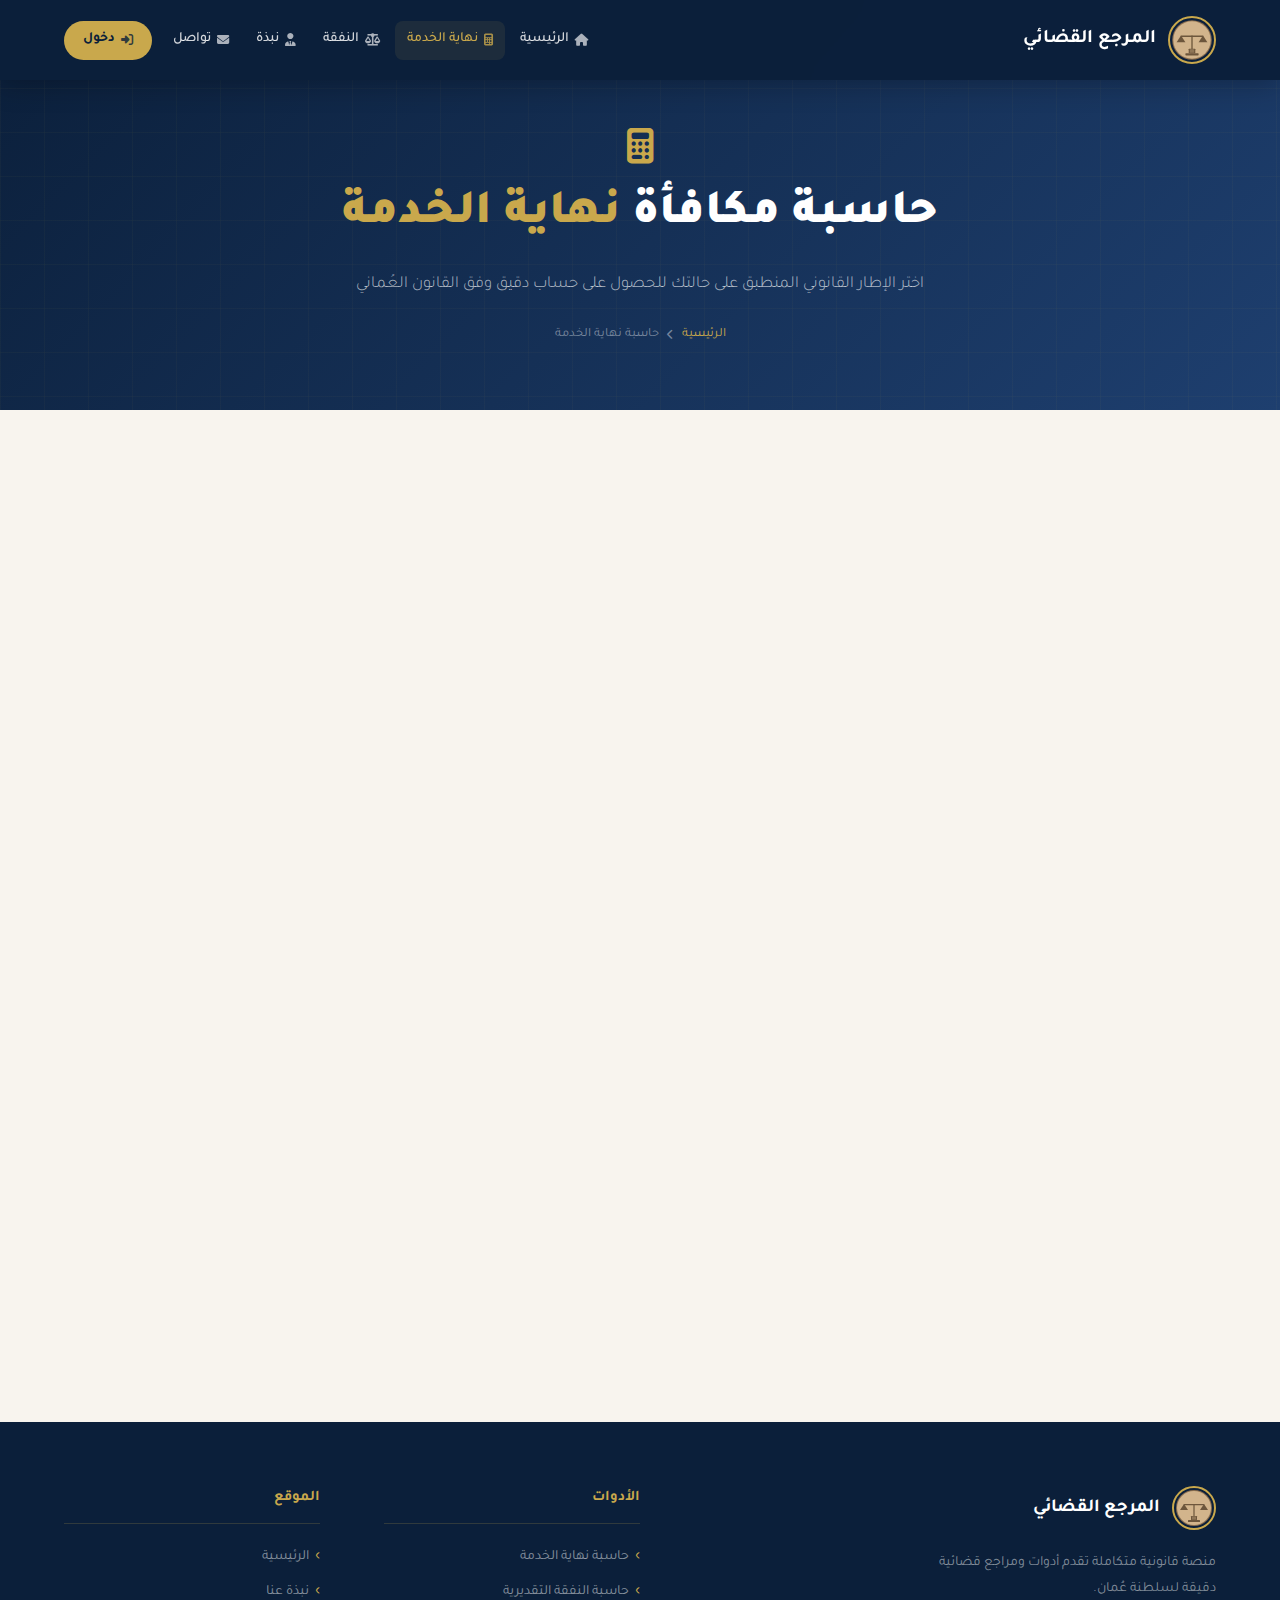
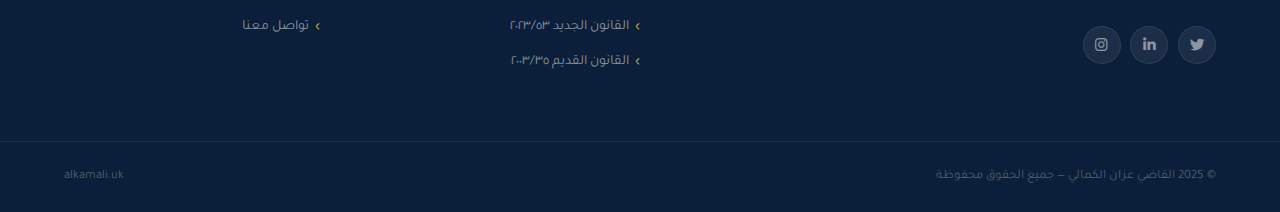
<file: pages/calculator.html>
<!DOCTYPE html>
<html lang="ar" dir="rtl">
<head>
    <meta charset="UTF-8">
    <meta name="viewport" content="width=device-width, initial-scale=1.0">
    <title>حاسبة مكافأة نهاية الخدمة - المرجع القضائي</title>
    <link rel="preconnect" href="https://fonts.googleapis.com">
    <link href="https://fonts.googleapis.com/css2?family=Tajawal:wght@300;400;500;700;900&display=swap" rel="stylesheet">
    <link rel="stylesheet" href="https://cdnjs.cloudflare.com/ajax/libs/font-awesome/6.4.0/css/all.min.css">
    <link rel="stylesheet" href="../css/style.css">
</head>
<body>

<div class="nav-overlay" id="navOverlay"></div>

<header id="mainHeader" class="page-header-nav">
    <nav class="navbar">
        <a href="../index.html" class="logo">
            <img src="../images/final_logo.svg" alt="شعار المرجع القضائي" id="logo-placeholder">
            <h1>المرجع القضائي</h1>
        </a>
        <button class="mobile-menu-btn" id="mobileMenuBtn"><i class="fas fa-bars"></i></button>
        <ul class="nav-links" id="navLinks">
            <li><a href="../index.html"><i class="fas fa-home icon"></i>الرئيسية</a></li>
            <li><a href="calculator.html" class="active"><i class="fas fa-calculator icon"></i>نهاية الخدمة</a></li>
            <li><a href="alimony_calculator.html"><i class="fas fa-scale-balanced icon"></i>النفقة</a></li>
            <li><a href="about.html"><i class="fas fa-user-tie icon"></i>نبذة</a></li>
            <li><a href="contact.html"><i class="fas fa-envelope icon"></i>تواصل</a></li>
            <li><a href="login.html" class="btn-login-nav"><i class="fas fa-sign-in-alt icon"></i>دخول</a></li>
        </ul>
    </nav>
</header>

<div class="page-header">
    <div class="page-header-content">
        <h1 class="page-title"><i class="fas fa-calculator" style="color:var(--gold);font-size:2.2rem;margin-bottom:0.75rem;display:block;"></i>حاسبة مكافأة <span class="gold">نهاية الخدمة</span></h1>
        <p class="page-description">اختر الإطار القانوني المنطبق على حالتك للحصول على حساب دقيق وفق القانون العُماني</p>
        <div class="page-breadcrumb">
            <a href="../index.html">الرئيسية</a>
            <i class="fas fa-chevron-left" style="font-size:0.65rem;"></i>
            <span>حاسبة نهاية الخدمة</span>
        </div>
    </div>
</div>

<main>
    <div class="calculator-wrapper">
        <div class="calculator-options animate-in">
            <a href="new_law.html" class="option-card">
                <div class="option-icon"><i class="fas fa-file-contract"></i></div>
                <h3>القانون الجديد</h3>
                <p>مرسوم رقم ٢٠٢٣/٥٣</p>
                <span class="btn btn-primary" style="width:100%;justify-content:center;">اختيار</span>
            </a>
            <a href="old_law.html" class="option-card">
                <div class="option-icon"><i class="fas fa-history"></i></div>
                <h3>القانون القديم</h3>
                <p>مرسوم رقم ٢٠٠٣/٣٥</p>
                <span class="btn btn-primary" style="width:100%;justify-content:center;">اختيار</span>
            </a>
        </div>

        <div class="content-box animate-in delay-2">
            <h2><i class="fas fa-info-circle"></i> معلومات عن مكافأة نهاية الخدمة</h2>
            <p>مكافأة نهاية الخدمة مبلغ مالي يستحقه العامل عند انتهاء خدمته لدى صاحب العمل، وتختلف طريقة حسابها باختلاف القانون المطبق.</p>

            <h3>القانون الجديد (مرسوم رقم ٢٠٢٣/٥٣)</h3>
            <p>وفقاً للمادة (٦١) من قانون العمل العُماني الجديد، يستحق العامل مكافأة بمعدل ثابت قدره <strong>راتب شهر كامل عن كل سنة</strong> من سنوات الخدمة.</p>

            <h3>القانون القديم (مرسوم رقم ٢٠٠٣/٣٥)</h3>
            <p>وفقاً للمادة (٣٩) من قانون العمل العُماني القديم، يستحق العامل مكافأة بمعدل متغير:</p>
            <ul>
                <li>راتب ١٥ يوماً عن كل سنة من السنوات الثلاث الأولى</li>
                <li>راتب شهر كامل عن كل سنة من السنوات التالية</li>
            </ul>
        </div>
    </div>
</main>

<footer>
    <div class="footer-top">
        <div class="footer-brand">
            <div class="footer-logo-row">
                <img src="../images/final_logo.svg" alt="شعار المرجع القضائي">
                <span>المرجع القضائي</span>
            </div>
            <p class="footer-brand-desc">منصة قانونية متكاملة تقدم أدوات ومراجع قضائية دقيقة لسلطنة عُمان.</p>
            <div class="footer-socials">
                <a href="#" class="social-btn"><i class="fab fa-twitter"></i></a>
                <a href="#" class="social-btn"><i class="fab fa-linkedin-in"></i></a>
                <a href="#" class="social-btn"><i class="fab fa-instagram"></i></a>
            </div>
        </div>
        <div class="footer-col">
            <h4>الأدوات</h4>
            <ul class="footer-links-list">
                <li><a href="calculator.html">حاسبة نهاية الخدمة</a></li>
                <li><a href="alimony_calculator.html">حاسبة النفقة التقديرية</a></li>
                <li><a href="new_law.html">القانون الجديد ٢٠٢٣/٥٣</a></li>
                <li><a href="old_law.html">القانون القديم ٢٠٠٣/٣٥</a></li>
            </ul>
        </div>
        <div class="footer-col">
            <h4>الموقع</h4>
            <ul class="footer-links-list">
                <li><a href="../index.html">الرئيسية</a></li>
                <li><a href="about.html">نبذة عنا</a></li>
                <li><a href="contact.html">تواصل معنا</a></li>
            </ul>
        </div>
    </div>
    <div class="footer-bottom">
        <p>&copy; 2025 القاضي عزان الكمالي — جميع الحقوق محفوظة</p>
        <p>alkamali.uk</p>
    </div>
</footer>

<button class="scroll-top-btn" id="scrollTopBtn"><i class="fas fa-chevron-up"></i></button>
<script src="../js/main.js"></script>
<script defer src='https://static.cloudflareinsights.com/beacon.min.js' data-cf-beacon='{"token": "04ae7959925e4fe692ceab1bd15e1a62"}'></script>
</body>
</html>
</file>
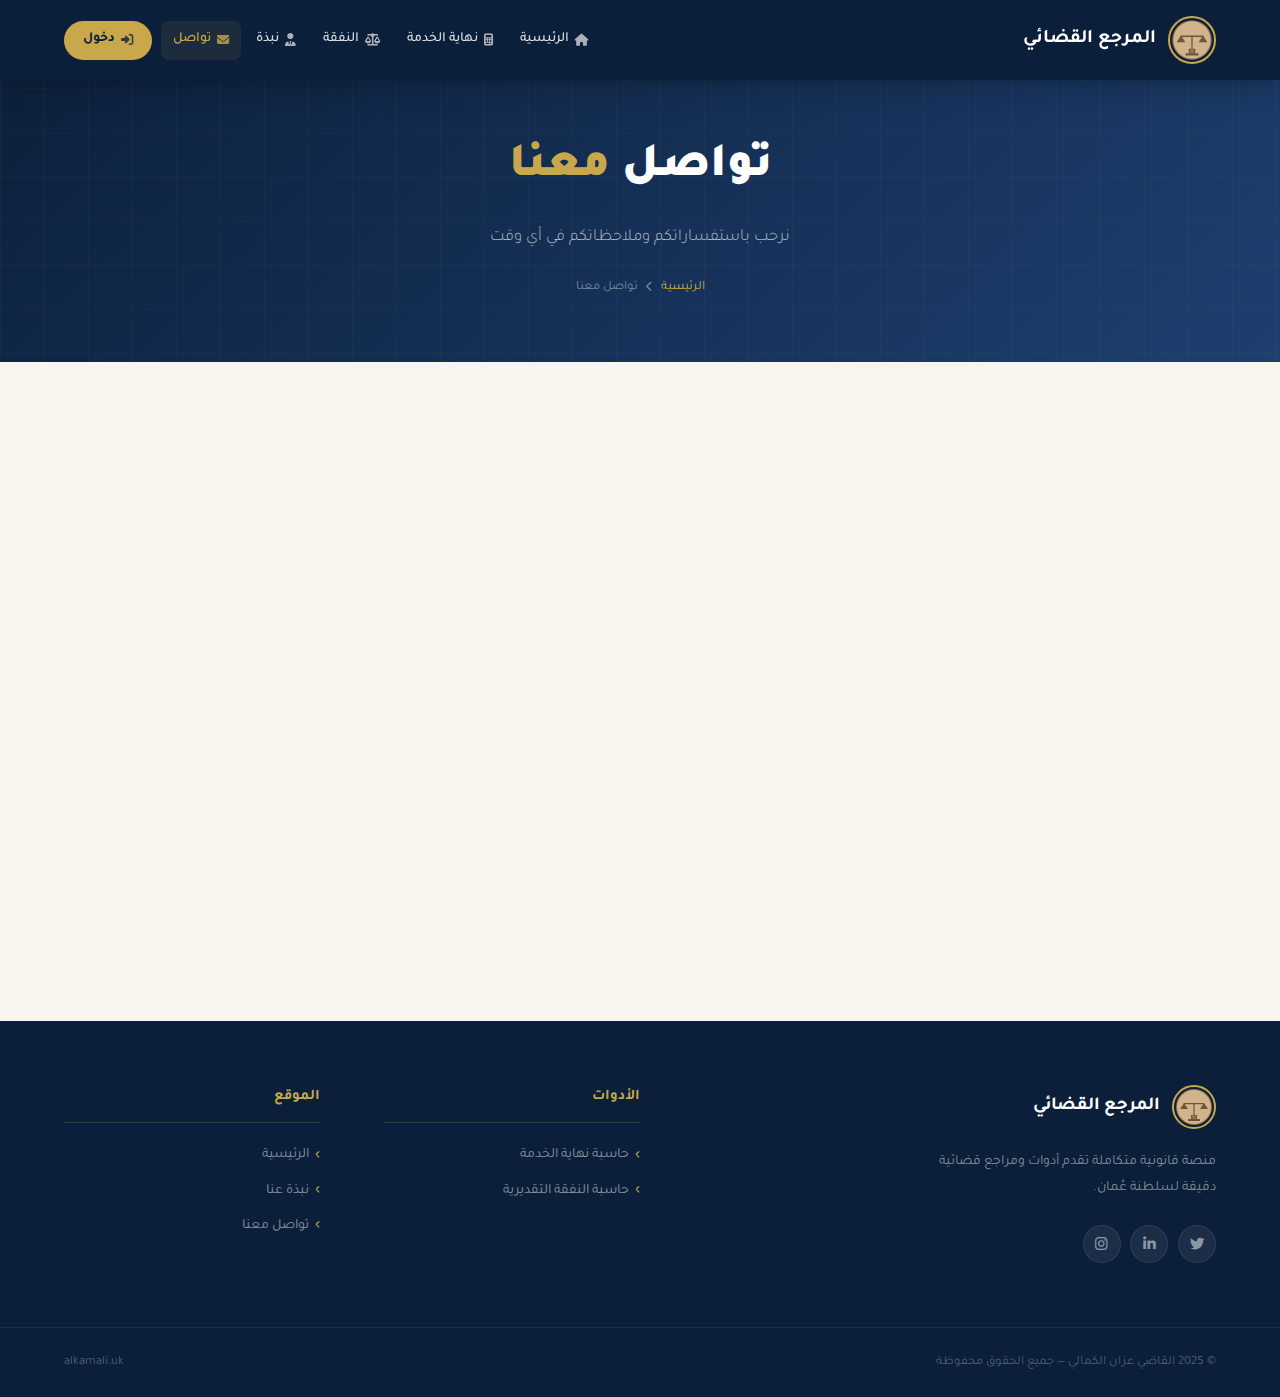
<file: pages/contact.html>
<!DOCTYPE html>
<html lang="ar" dir="rtl">
<head>
    <meta charset="UTF-8">
    <meta name="viewport" content="width=device-width, initial-scale=1.0">
    <title>تواصل معنا - المرجع القضائي</title>
    <link rel="preconnect" href="https://fonts.googleapis.com">
    <link href="https://fonts.googleapis.com/css2?family=Tajawal:wght@300;400;500;700;900&display=swap" rel="stylesheet">
    <link rel="stylesheet" href="https://cdnjs.cloudflare.com/ajax/libs/font-awesome/6.4.0/css/all.min.css">
    <link rel="stylesheet" href="../css/style.css">
</head>
<body>

<div class="nav-overlay" id="navOverlay"></div>

<header id="mainHeader" class="page-header-nav">
    <nav class="navbar">
        <a href="../index.html" class="logo">
            <img src="../images/final_logo.svg" alt="شعار المرجع القضائي" id="logo-placeholder">
            <h1>المرجع القضائي</h1>
        </a>
        <button class="mobile-menu-btn" id="mobileMenuBtn"><i class="fas fa-bars"></i></button>
        <ul class="nav-links" id="navLinks">
            <li><a href="../index.html"><i class="fas fa-home icon"></i>الرئيسية</a></li>
            <li><a href="calculator.html"><i class="fas fa-calculator icon"></i>نهاية الخدمة</a></li>
            <li><a href="alimony_calculator.html"><i class="fas fa-scale-balanced icon"></i>النفقة</a></li>
            <li><a href="about.html"><i class="fas fa-user-tie icon"></i>نبذة</a></li>
            <li><a href="contact.html" class="active"><i class="fas fa-envelope icon"></i>تواصل</a></li>
            <li><a href="login.html" class="btn-login-nav"><i class="fas fa-sign-in-alt icon"></i>دخول</a></li>
        </ul>
    </nav>
</header>

<div class="page-header">
    <div class="page-header-content">
        <h1 class="page-title">تواصل <span class="gold">معنا</span></h1>
        <p class="page-description">نرحب باستفساراتكم وملاحظاتكم في أي وقت</p>
        <div class="page-breadcrumb">
            <a href="../index.html">الرئيسية</a>
            <i class="fas fa-chevron-left" style="font-size:0.65rem;"></i>
            <span>تواصل معنا</span>
        </div>
    </div>
</div>

<main>
    <div class="content-section">

        <div class="contact-info animate-in">
            <div class="contact-item">
                <i class="fas fa-envelope"></i>
                <h3>البريد الإلكتروني</h3>
                <p>info@alkamali.uk</p>
            </div>
            <div class="contact-item">
                <i class="fas fa-globe"></i>
                <h3>الموقع الإلكتروني</h3>
                <p>www.alkamali.uk</p>
            </div>
            <div class="contact-item">
                <i class="fas fa-map-marker-alt"></i>
                <h3>الموقع الجغرافي</h3>
                <p>سلطنة عُمان</p>
            </div>
        </div>

        <div class="contact-direct animate-in delay-2">
            <h2>تواصل مباشرة</h2>
            <p>
                يمكنكم التواصل معنا عبر البريد الإلكتروني وسنحرص على الرد في أقرب وقت ممكن.
                نرحب بأي ملاحظات أو اقتراحات تساعد في تحسين المنصة وخدمة المجتمع القانوني.
            </p>
            <a href="mailto:info@alkamali.uk" class="btn btn-primary">
                <i class="fas fa-paper-plane"></i>
                إرسال بريد إلكتروني
            </a>
        </div>

    </div>
</main>

<footer>
    <div class="footer-top">
        <div class="footer-brand">
            <div class="footer-logo-row">
                <img src="../images/final_logo.svg" alt="شعار المرجع القضائي">
                <span>المرجع القضائي</span>
            </div>
            <p class="footer-brand-desc">منصة قانونية متكاملة تقدم أدوات ومراجع قضائية دقيقة لسلطنة عُمان.</p>
            <div class="footer-socials">
                <a href="#" class="social-btn"><i class="fab fa-twitter"></i></a>
                <a href="#" class="social-btn"><i class="fab fa-linkedin-in"></i></a>
                <a href="#" class="social-btn"><i class="fab fa-instagram"></i></a>
            </div>
        </div>
        <div class="footer-col">
            <h4>الأدوات</h4>
            <ul class="footer-links-list">
                <li><a href="calculator.html">حاسبة نهاية الخدمة</a></li>
                <li><a href="alimony_calculator.html">حاسبة النفقة التقديرية</a></li>
            </ul>
        </div>
        <div class="footer-col">
            <h4>الموقع</h4>
            <ul class="footer-links-list">
                <li><a href="../index.html">الرئيسية</a></li>
                <li><a href="about.html">نبذة عنا</a></li>
                <li><a href="contact.html">تواصل معنا</a></li>
            </ul>
        </div>
    </div>
    <div class="footer-bottom">
        <p>&copy; 2025 القاضي عزان الكمالي — جميع الحقوق محفوظة</p>
        <p>alkamali.uk</p>
    </div>
</footer>

<button class="scroll-top-btn" id="scrollTopBtn"><i class="fas fa-chevron-up"></i></button>
<script src="../js/main.js"></script>
<script defer src='https://static.cloudflareinsights.com/beacon.min.js' data-cf-beacon='{"token": "04ae7959925e4fe692ceab1bd15e1a62"}'></script>
</body>
</html>
</file>
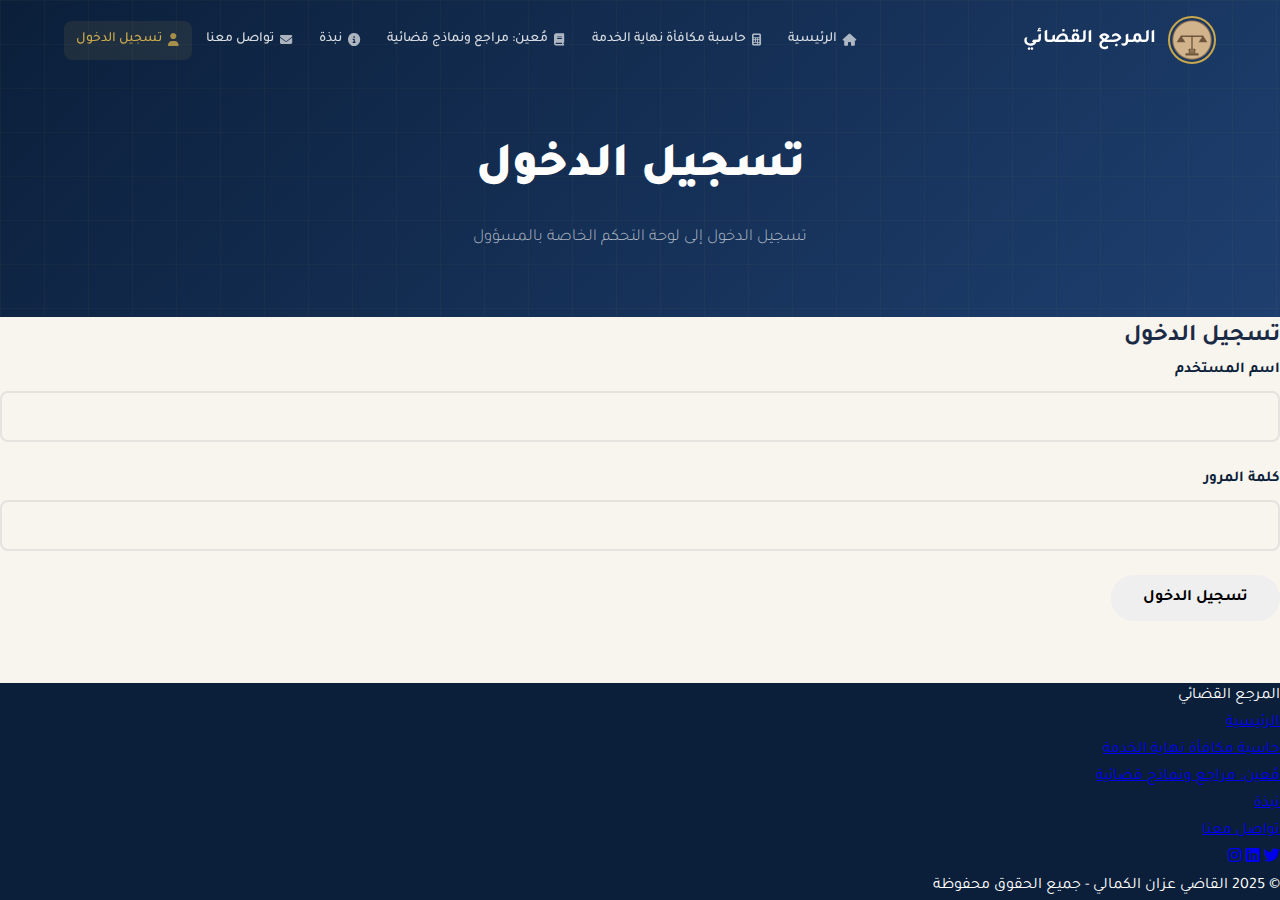
<file: pages/login.html>
<!DOCTYPE html>
<html lang="ar" dir="rtl">
<head>
    <meta charset="UTF-8">
    <meta name="viewport" content="width=device-width, initial-scale=1.0">
    <title>تسجيل الدخول - المرجع القضائي</title>
    <link rel="stylesheet" href="../css/style.css">
    <!-- Font Awesome للأيقونات -->
    <link rel="stylesheet" href="https://cdnjs.cloudflare.com/ajax/libs/font-awesome/6.4.0/css/all.min.css">
    <!-- Google Fonts - Tajawal -->
    <link href="https://fonts.googleapis.com/css2?family=Tajawal:wght@400;500;700&display=swap" rel="stylesheet">
</head>
<body>
    <header>
        <nav class="navbar">
            <a href="../index.html" class="logo">
                <img src="../images/final_logo.svg" alt="شعار المرجع القضائي" id="logo-placeholder">
                <h1>المرجع القضائي</h1>
            </a>
            <button class="mobile-menu-btn">
                <i class="fas fa-bars"></i>
            </button>
            <ul class="nav-links">
                <li><a href="../index.html"><i class="fas fa-home icon"></i>الرئيسية</a></li>
                <li><a href="calculator.html"><i class="fas fa-calculator icon"></i>حاسبة مكافأة نهاية الخدمة</a></li>
                <li><a href="https://azzan.notion.site/" target="_blank"><i class="fas fa-book icon"></i>مُعين: مراجع ونماذج قضائية</a></li>
                <li><a href="about.html"><i class="fas fa-info-circle icon"></i>نبذة</a></li>
                <li><a href="contact.html"><i class="fas fa-envelope icon"></i>تواصل معنا</a></li>
                <li><a href="login.html"><i class="fas fa-user icon"></i>تسجيل الدخول</a></li>
            </ul>
        </nav>
    </header>

    <main>
        <div class="page-header">
            <h1 class="page-title">تسجيل الدخول</h1>
            <p class="page-description">تسجيل الدخول إلى لوحة التحكم الخاصة بالمسؤول</p>
        </div>

        <div class="login-container">
            <h2 class="login-title">تسجيل الدخول</h2>
            <form class="login-form" id="loginForm">
                <div class="form-group">
                    <label for="username" class="form-label">اسم المستخدم</label>
                    <input type="text" id="username" name="username" class="form-input" required>
                </div>
                <div class="form-group">
                    <label for="password" class="form-label">كلمة المرور</label>
                    <input type="password" id="password" name="password" class="form-input" required>
                </div>
                <button type="submit" class="btn login-btn">تسجيل الدخول</button>
            </form>
        </div>
    </main>

    <footer>
        <div class="footer-content">
            <div class="footer-logo">المرجع القضائي</div>
            <ul class="footer-links">
                <li><a href="../index.html">الرئيسية</a></li>
                <li><a href="calculator.html">حاسبة مكافأة نهاية الخدمة</a></li>
                <li><a href="https://azzan.notion.site/">مُعين: مراجع ونماذج قضائية</a></li>
                <li><a href="about.html">نبذة</a></li>
                <li><a href="contact.html">تواصل معنا</a></li>
            </ul>
            <div class="social-icons">
                <a href="login.html#"><i class="fab fa-twitter"></i></a>
                <a href="login.html#"><i class="fab fa-linkedin"></i></a>
                <a href="login.html#"><i class="fab fa-instagram"></i></a>
            </div>
            <div class="copyright">
                &copy; 2025 القاضي عزان الكمالي - جميع الحقوق محفوظة
            </div>
        </div>
    </footer>

    <script src="../js/main.js"></script>
<script src="../js/admin.js"></script>
    <!-- تم إزالة التحقق المباشر من بيانات الاعتماد والاعتماد على الوظائف المعرفة في admin.js -->
    
    <!-- Cloudflare Web Analytics --><script defer src='https://static.cloudflareinsights.com/beacon.min.js' data-cf-beacon='{"token": "04ae7959925e4fe692ceab1bd15e1a62"}'></script><!-- End Cloudflare Web Analytics -->
</body>
</html>
</file>
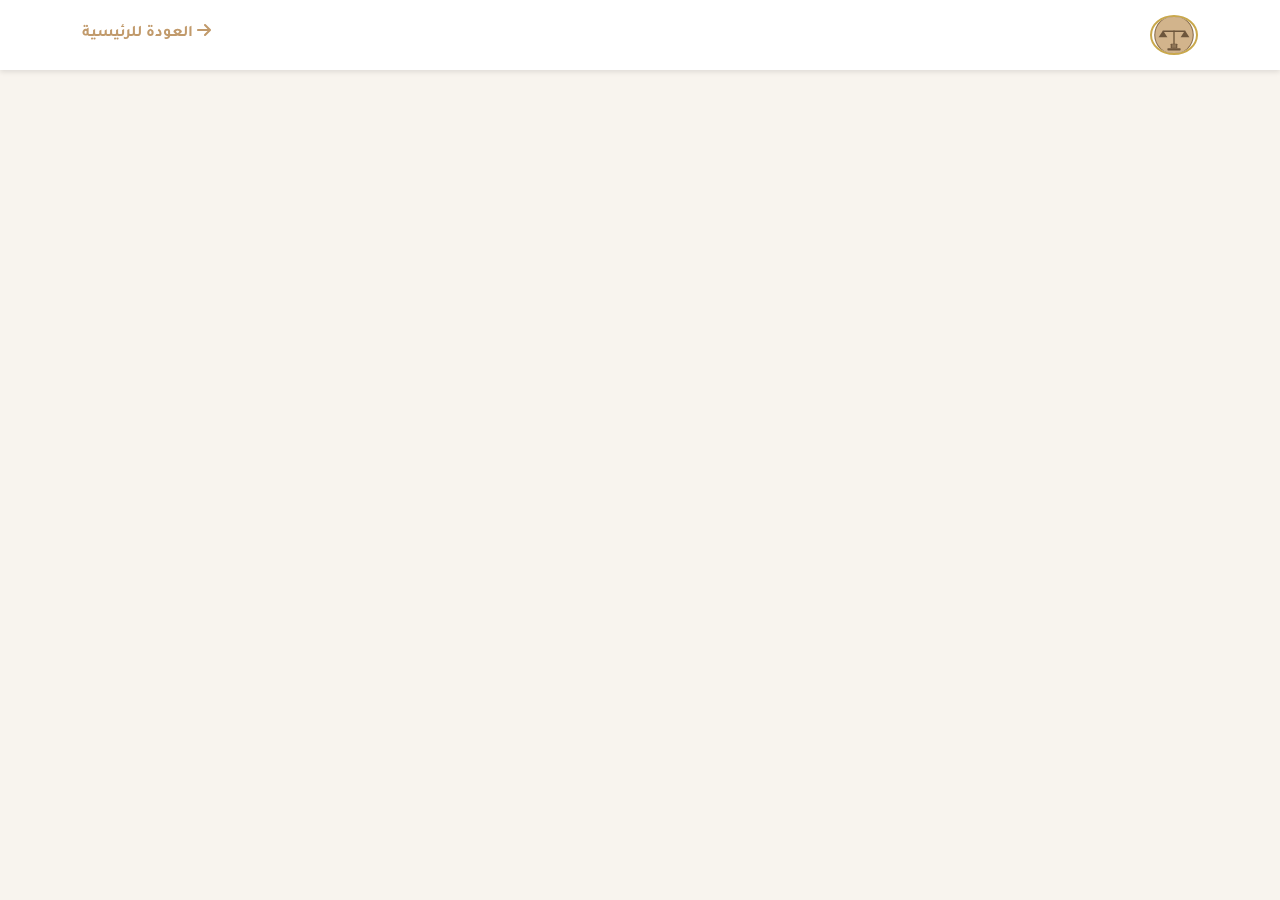
<file: pages/moein-content.html>
<!DOCTYPE html><html lang="ar" dir="rtl"><head>    <meta charset="UTF-8">    <meta name="viewport" content="width=device-width, initial-scale=1.0">    <title>مُعين: المحتوى الحصري - المرجع القضائي</title>    <link rel="stylesheet" href="../css/style.css">    <link rel="stylesheet" href="https://cdnjs.cloudflare.com/ajax/libs/font-awesome/6.4.0/css/all.min.css">    <link href="https://fonts.googleapis.com/css2?family=Tajawal:wght@400;500;700&display=swap" rel="stylesheet">    <style>        body, html {            margin: 0;            padding: 0;            height: 100%;            overflow: hidden;        }        .content-wrapper {            height: calc(100vh - 70px); /* Adjust based on header height */            width: 100%;            display: none; /* Hidden by default */        }        iframe {            width: 100%;            height: 100%;            border: none;        }        .access-denied {            display: flex;            flex-direction: column;            align-items: center;            justify-content: center;            height: 80vh;            text-align: center;            padding: 20px;        }        .access-denied i {            font-size: 5rem;            color: #e74c3c;            margin-bottom: 20px;        }        .btn-buy {            display: inline-block;            margin-top: 20px;            padding: 12px 30px;            background: #c19a6b;            color: #fff;            text-decoration: none;            border-radius: 5px;            font-weight: bold;        }    </style></head><body>    <header style="height: 70px; background: #fff; box-shadow: 0 2px 5px rgba(0,0,0,0.1); display: flex; align-items: center; padding: 0 20px;">        <nav class="navbar" style="width: 100%; display: flex; justify-content: space-between; align-items: center;">            <a href="../index.html" class="logo" style="display: flex; align-items: center; text-decoration: none; color: #333;">                <img src="../images/final_logo.svg" alt="شعار المرجع القضائي" style="height: 40px; margin-left: 10px;">                <h1 style="font-size: 1.2rem; margin: 0;">المرجع القضائي - مُعين</h1>            </a>            <a href="../index.html" style="text-decoration: none; color: #c19a6b; font-weight: bold;"><i class="fas fa-arrow-right"></i> العودة للرئيسية</a>        </nav>    </header>    <div id="notion-content" class="content-wrapper">        <iframe src="https://chemical-train-2a9.notion.site/2ef00af15a9f80a8a1f1fdc0ca9f5d18" allowfullscreen></iframe>    </div>    <div id="denied-message" class="access-denied" style="display: none;">        <i class="fas fa-lock"></i>        <h1>هذا المحتوى مخصص للمشتركين فقط</h1>
</file>
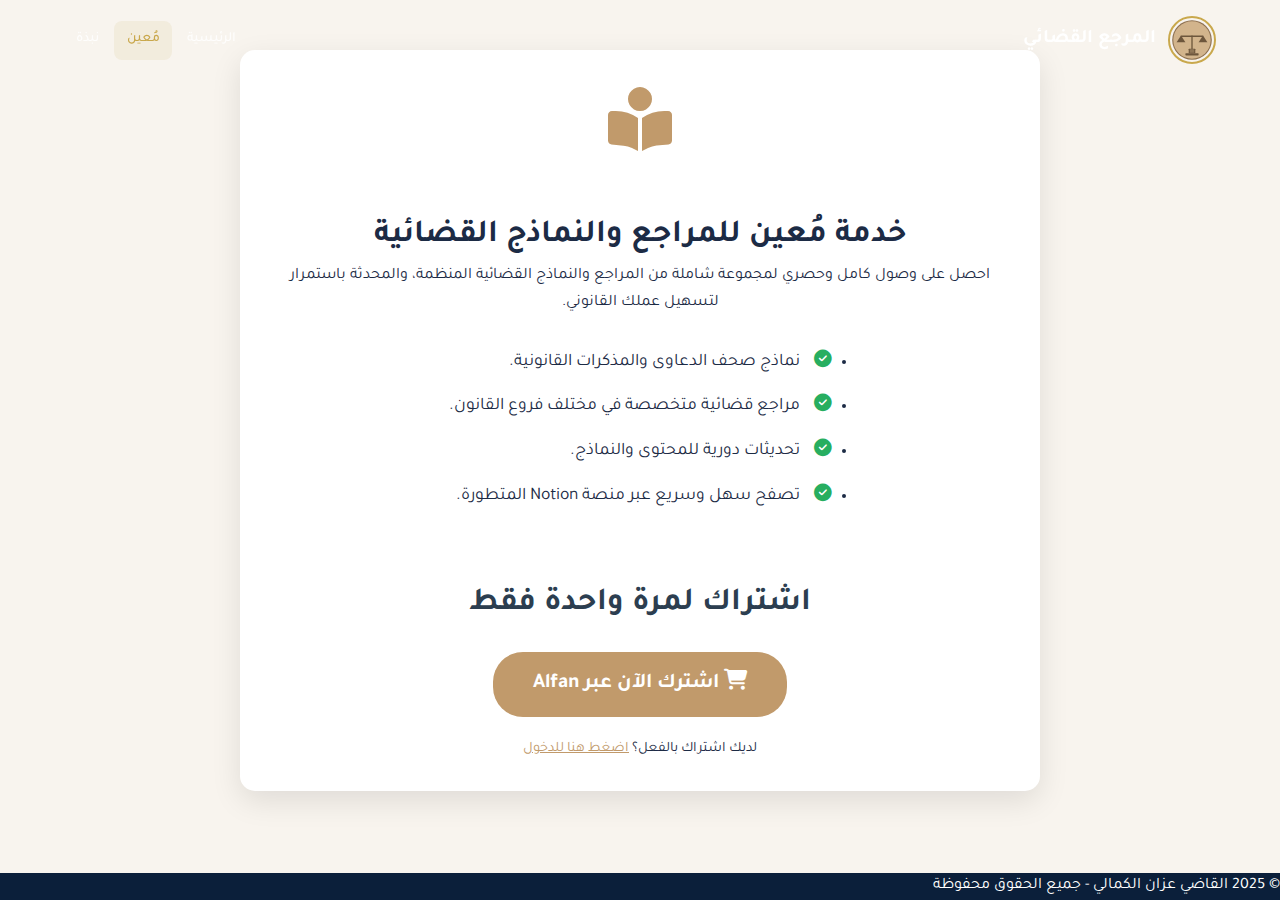
<file: pages/moein-landing.html>
<!DOCTYPE html>
<html lang="ar" dir="rtl">
<head>
    <meta charset="UTF-8">
    <meta name="viewport" content="width=device-width, initial-scale=1.0">
    <title>مُعين: مراجع ونماذج قضائية - المرجع القضائي</title>
    <link rel="stylesheet" href="../css/style.css">
    <link rel="stylesheet" href="../css/cards.css">
    <link rel="stylesheet" href="../css/icons.css">
    <link rel="stylesheet" href="https://cdnjs.cloudflare.com/ajax/libs/font-awesome/6.4.0/css/all.min.css">
    <link href="https://fonts.googleapis.com/css2?family=Tajawal:wght@400;500;700&display=swap" rel="stylesheet">
    <style>
        .landing-container {
            max-width: 800px;
            margin: 50px auto;
            padding: 30px;
            background: #fff;
            border-radius: 15px;
            box-shadow: 0 10px 30px rgba(0,0,0,0.1);
            text-align: center;
        }
        .landing-icon {
            font-size: 4rem;
            color: #c19a6b;
            margin-bottom: 20px;
        }
        .price-tag {
            font-size: 2rem;
            color: #2c3e50;
            margin: 20px 0;
            font-weight: bold;
        }
        .features-list {
            text-align: right;
            margin: 30px auto;
            display: inline-block;
        }
        .features-list li {
            margin-bottom: 15px;
            font-size: 1.1rem;
        }
        .features-list i {
            color: #27ae60;
            margin-left: 10px;
        }
        .cta-button {
            display: inline-block;
            padding: 15px 40px;
            background: #c19a6b;
            color: #fff;
            text-decoration: none;
            border-radius: 30px;
            font-size: 1.3rem;
            font-weight: bold;
            transition: transform 0.3s, background 0.3s;
        }
        .cta-button:hover {
            background: #a6835a;
            transform: translateY(-3px);
        }
        .already-subscribed {
            margin-top: 20px;
            font-size: 0.9rem;
        }
        .already-subscribed a {
            color: #c19a6b;
            text-decoration: underline;
        }
    </style>
</head>
<body>
    <header>
        <nav class="navbar">
            <a href="../index.html" class="logo">
                <img src="../images/final_logo.svg" alt="شعار المرجع القضائي">
                <h1>المرجع القضائي</h1>
            </a>
            <ul class="nav-links">
                <li><a href="../index.html">الرئيسية</a></li>
                <li><a href="moein-landing.html" class="active">مُعين</a></li>
                <li><a href="about.html">نبذة</a></li>
            </ul>
        </nav>
    </header>

    <main>
        <div class="landing-container">
            <div class="landing-icon">
                <i class="fas fa-book-reader"></i>
            </div>
            <h1>خدمة مُعين للمراجع والنماذج القضائية</h1>
            <p>احصل على وصول كامل وحصري لمجموعة شاملة من المراجع والنماذج القضائية المنظمة، والمحدثة باستمرار لتسهيل عملك القانوني.</p>
            
            <ul class="features-list">
                <li><i class="fas fa-check-circle"></i> نماذج صحف الدعاوى والمذكرات القانونية.</li>
                <li><i class="fas fa-check-circle"></i> مراجع قضائية متخصصة في مختلف فروع القانون.</li>
                <li><i class="fas fa-check-circle"></i> تحديثات دورية للمحتوى والنماذج.</li>
                <li><i class="fas fa-check-circle"></i> تصفح سهل وسريع عبر منصة Notion المتطورة.</li>
            </ul>

            <div class="price-tag">اشتراك لمرة واحدة فقط</div>
            
            <a href="https://alfan.link/urchin" class="cta-button">
                <i class="fas fa-shopping-cart"></i> اشترك الآن عبر Alfan
            </a>

            <div class="already-subscribed">
                لديك اشتراك بالفعل؟ <a href="moein-content.html">اضغط هنا للدخول</a>
            </div>
        </div>
    </main>

    <footer>
        <div class="footer-content">
            <div class="copyright">&copy; 2025 القاضي عزان الكمالي - جميع الحقوق محفوظة</div>
        </div>
    </footer>
</body>
</html>
</file>
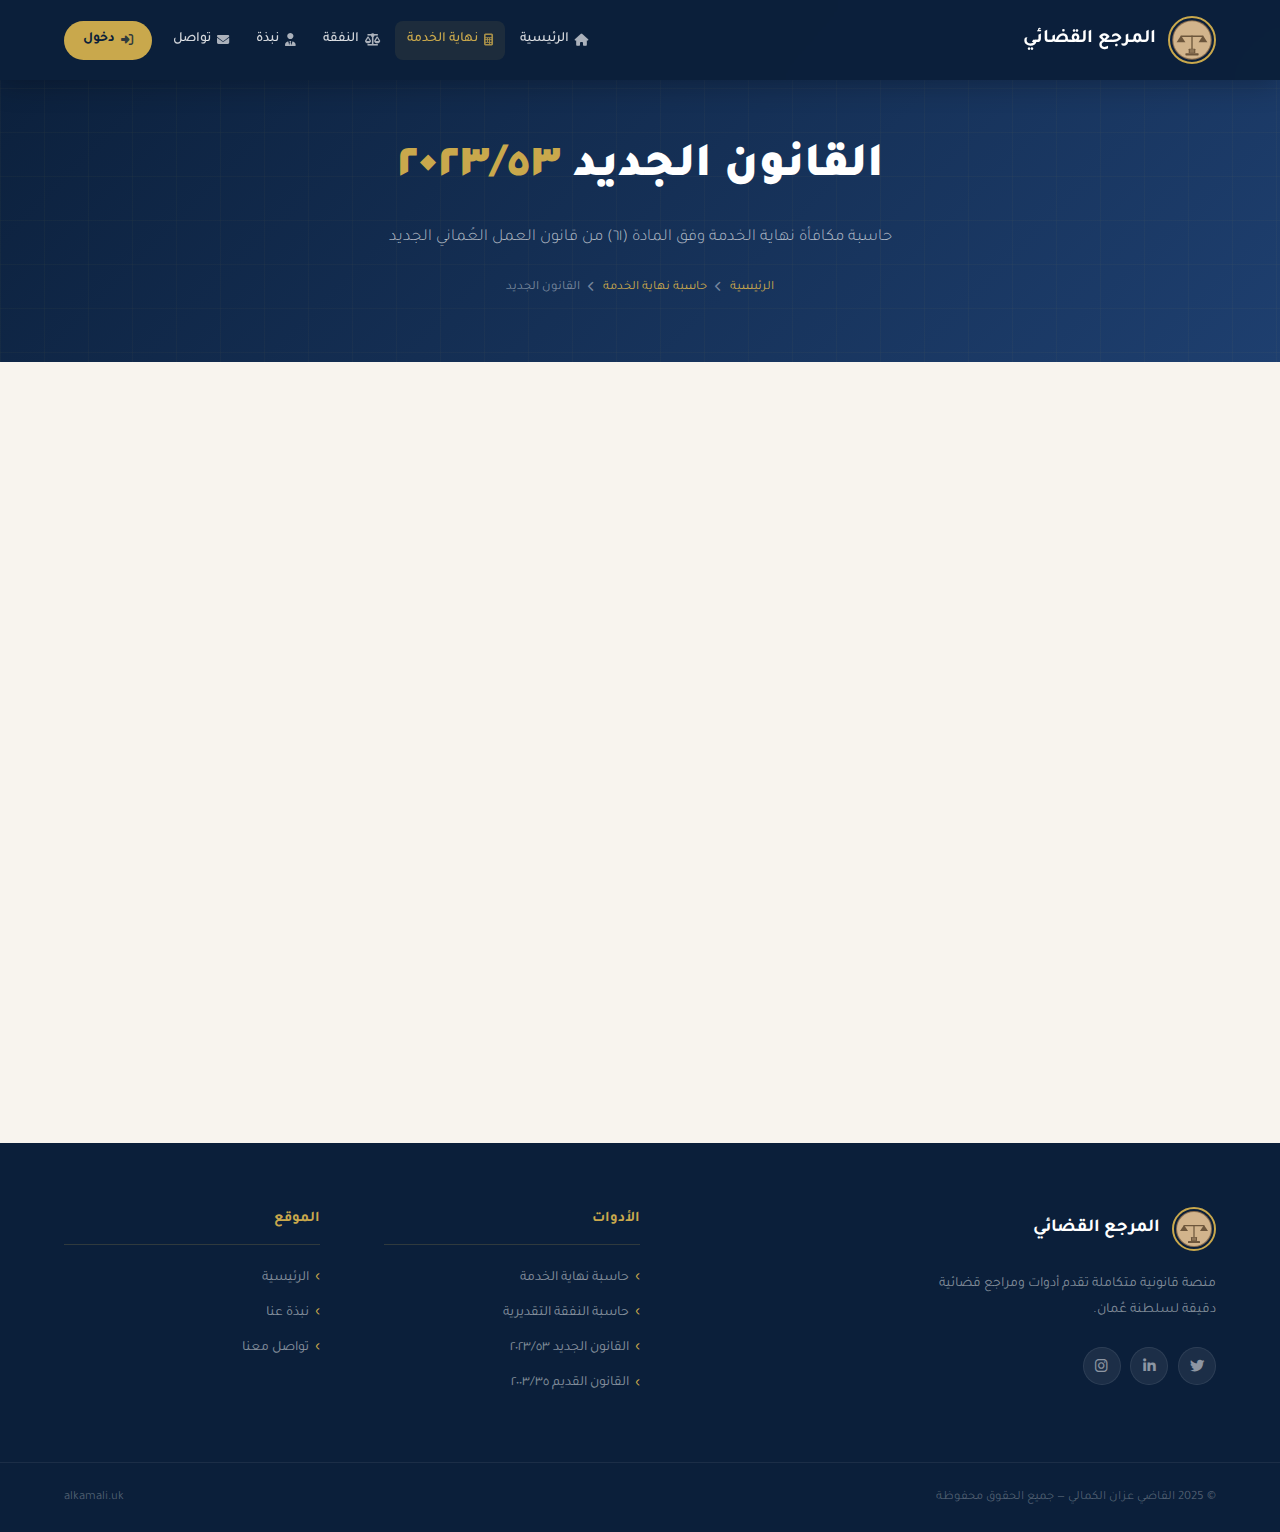
<file: pages/new_law.html>
<!DOCTYPE html>
<html lang="ar" dir="rtl">
<head>
    <meta charset="UTF-8">
    <meta name="viewport" content="width=device-width, initial-scale=1.0">
    <title>حاسبة نهاية الخدمة — القانون الجديد ٢٠٢٣/٥٣ - المرجع القضائي</title>
    <link rel="preconnect" href="https://fonts.googleapis.com">
    <link href="https://fonts.googleapis.com/css2?family=Tajawal:wght@300;400;500;700;900&display=swap" rel="stylesheet">
    <link rel="stylesheet" href="https://cdnjs.cloudflare.com/ajax/libs/font-awesome/6.4.0/css/all.min.css">
    <link rel="stylesheet" href="../css/style.css">
</head>
<body>

<div class="nav-overlay" id="navOverlay"></div>

<header id="mainHeader" class="page-header-nav">
    <nav class="navbar">
        <a href="../index.html" class="logo">
            <img src="../images/final_logo.svg" alt="شعار المرجع القضائي" id="logo-placeholder">
            <h1>المرجع القضائي</h1>
        </a>
        <button class="mobile-menu-btn" id="mobileMenuBtn"><i class="fas fa-bars"></i></button>
        <ul class="nav-links" id="navLinks">
            <li><a href="../index.html"><i class="fas fa-home icon"></i>الرئيسية</a></li>
            <li><a href="calculator.html" class="active"><i class="fas fa-calculator icon"></i>نهاية الخدمة</a></li>
            <li><a href="alimony_calculator.html"><i class="fas fa-scale-balanced icon"></i>النفقة</a></li>
            <li><a href="about.html"><i class="fas fa-user-tie icon"></i>نبذة</a></li>
            <li><a href="contact.html"><i class="fas fa-envelope icon"></i>تواصل</a></li>
            <li><a href="login.html" class="btn-login-nav"><i class="fas fa-sign-in-alt icon"></i>دخول</a></li>
        </ul>
    </nav>
</header>

<div class="page-header">
    <div class="page-header-content">
        <h1 class="page-title">القانون الجديد <span class="gold">٢٠٢٣/٥٣</span></h1>
        <p class="page-description">حاسبة مكافأة نهاية الخدمة وفق المادة (٦١) من قانون العمل العُماني الجديد</p>
        <div class="page-breadcrumb">
            <a href="../index.html">الرئيسية</a>
            <i class="fas fa-chevron-left" style="font-size:0.65rem;"></i>
            <a href="calculator.html">حاسبة نهاية الخدمة</a>
            <i class="fas fa-chevron-left" style="font-size:0.65rem;"></i>
            <span>القانون الجديد</span>
        </div>
    </div>
</div>

<main>
    <div class="calculator-wrapper">

        <div class="calculator-nav animate-in">
            <a href="calculator.html" class="btn btn-secondary">
                <i class="fas fa-arrow-right"></i> العودة
            </a>
        </div>

        <div class="calculator-form animate-in delay-1" id="calculatorForm">
            <h3 style="color:var(--navy);font-weight:700;margin-bottom:1.5rem;font-size:1.2rem;padding-bottom:0.75rem;border-bottom:2px solid var(--gold-dim);">
                <i class="fas fa-file-contract" style="color:var(--gold);margin-left:0.5rem;"></i>
                بيانات الحساب
            </h3>

            <div class="form-group">
                <label for="startDate" class="form-label">تاريخ بدء العمل</label>
                <input type="date" id="startDate" name="startDate" class="form-input" required>
            </div>

            <div class="form-group">
                <label for="endDate" class="form-label">تاريخ نهاية العمل</label>
                <input type="date" id="endDate" name="endDate" class="form-input" required>
            </div>

            <div class="form-group">
                <label for="lastBasicWage" class="form-label">الراتب الشهري الأساسي (ريال عُماني)</label>
                <input type="number" id="lastBasicWage" name="lastBasicWage" class="form-input" placeholder="مثال: 500" required>
            </div>

            <div class="form-group" style="margin-top:2rem;">
                <button type="button" class="btn btn-primary" onclick="calculateGratuity()" style="width:100%;justify-content:center;font-size:1.05rem;padding:1rem;">
                    <i class="fas fa-calculator"></i> احسب المكافأة
                </button>
            </div>
        </div>

        <div class="result-container animate-in" id="result">
            <div class="result-box">
                <h3><i class="fas fa-check-circle" style="color:var(--gold);margin-left:0.5rem;"></i>نتيجة الحساب</h3>
                <p id="gratuityAmount"></p>
                <p id="serviceDuration"></p>
            </div>
            <div class="result-note">
                <i class="fas fa-gavel" style="color:var(--gold);margin-left:0.4rem;"></i>
                وفقاً لنص المادة (٦١) من قانون العمل العُماني ٢٠٢٣/٥٣
            </div>
        </div>

    </div>
</main>

<footer>
    <div class="footer-top">
        <div class="footer-brand">
            <div class="footer-logo-row">
                <img src="../images/final_logo.svg" alt="شعار المرجع القضائي">
                <span>المرجع القضائي</span>
            </div>
            <p class="footer-brand-desc">منصة قانونية متكاملة تقدم أدوات ومراجع قضائية دقيقة لسلطنة عُمان.</p>
            <div class="footer-socials">
                <a href="#" class="social-btn"><i class="fab fa-twitter"></i></a>
                <a href="#" class="social-btn"><i class="fab fa-linkedin-in"></i></a>
                <a href="#" class="social-btn"><i class="fab fa-instagram"></i></a>
            </div>
        </div>
        <div class="footer-col">
            <h4>الأدوات</h4>
            <ul class="footer-links-list">
                <li><a href="calculator.html">حاسبة نهاية الخدمة</a></li>
                <li><a href="alimony_calculator.html">حاسبة النفقة التقديرية</a></li>
                <li><a href="new_law.html">القانون الجديد ٢٠٢٣/٥٣</a></li>
                <li><a href="old_law.html">القانون القديم ٢٠٠٣/٣٥</a></li>
            </ul>
        </div>
        <div class="footer-col">
            <h4>الموقع</h4>
            <ul class="footer-links-list">
                <li><a href="../index.html">الرئيسية</a></li>
                <li><a href="about.html">نبذة عنا</a></li>
                <li><a href="contact.html">تواصل معنا</a></li>
            </ul>
        </div>
    </div>
    <div class="footer-bottom">
        <p>&copy; 2025 القاضي عزان الكمالي — جميع الحقوق محفوظة</p>
        <p>alkamali.uk</p>
    </div>
</footer>

<button class="scroll-top-btn" id="scrollTopBtn"><i class="fas fa-chevron-up"></i></button>
<script src="../js/main.js"></script>
<script>
    function calculateGratuity() {
        var startDate = new Date(document.getElementById("startDate").value);
        var endDate = new Date(document.getElementById("endDate").value);
        var lastBasicWage = parseFloat(document.getElementById("lastBasicWage").value);

        if (isNaN(startDate.getTime()) || isNaN(endDate.getTime()) || isNaN(lastBasicWage)) {
            alert("يرجى إدخال جميع البيانات المطلوبة بشكل صحيح");
            return;
        }

        if (endDate < startDate) {
            alert("تاريخ نهاية العمل يجب أن يكون بعد تاريخ بدء العمل");
            return;
        }

        var yearsOfService = endDate.getFullYear() - startDate.getFullYear();
        var monthsOfService = endDate.getMonth() - startDate.getMonth();
        var daysOfService = endDate.getDate() - startDate.getDate();

        if (daysOfService < 0) {
            var daysInLastMonth = new Date(endDate.getFullYear(), endDate.getMonth(), 0).getDate();
            daysOfService += daysInLastMonth;
            monthsOfService--;
        }

        if (monthsOfService < 0) {
            yearsOfService--;
            monthsOfService += 12;
        }

        var dailyWage = lastBasicWage / 30;
        var gratuityAmount = dailyWage * 30 * yearsOfService + dailyWage * 30 * (monthsOfService / 12) + dailyWage * (daysOfService / 30);

        var yearsText = yearsOfService == 1 ? "سنة" : yearsOfService == 2 ? "سنتين" : (yearsOfService >= 3 && yearsOfService <= 10) ? "سنوات" : "سنة";
        var monthsText = monthsOfService == 1 ? "شهر" : monthsOfService == 2 ? "شهرين" : (monthsOfService >= 3 && monthsOfService <= 10) ? "أشهر" : "شهر";
        var daysText = daysOfService == 1 ? "يوم" : daysOfService == 2 ? "يومين" : (daysOfService >= 3 && daysOfService <= 10) ? "أيام" : "يوم";

        var duration = yearsOfService + " " + yearsText + " و " + monthsOfService + " " + monthsText + " و " + daysOfService + " " + daysText;
        document.getElementById("gratuityAmount").innerHTML = "مبلغ المكافأة: <strong>" + gratuityAmount.toFixed(3) + " ريال عُماني</strong>";
        document.getElementById("serviceDuration").innerHTML = "مدة الخدمة: " + duration;
        document.getElementById("result").style.display = "block";
        document.getElementById("result").scrollIntoView({ behavior: 'smooth', block: 'nearest' });
    }
</script>
<script defer src='https://static.cloudflareinsights.com/beacon.min.js' data-cf-beacon='{"token": "04ae7959925e4fe692ceab1bd15e1a62"}'></script>
</body>
</html>
</file>
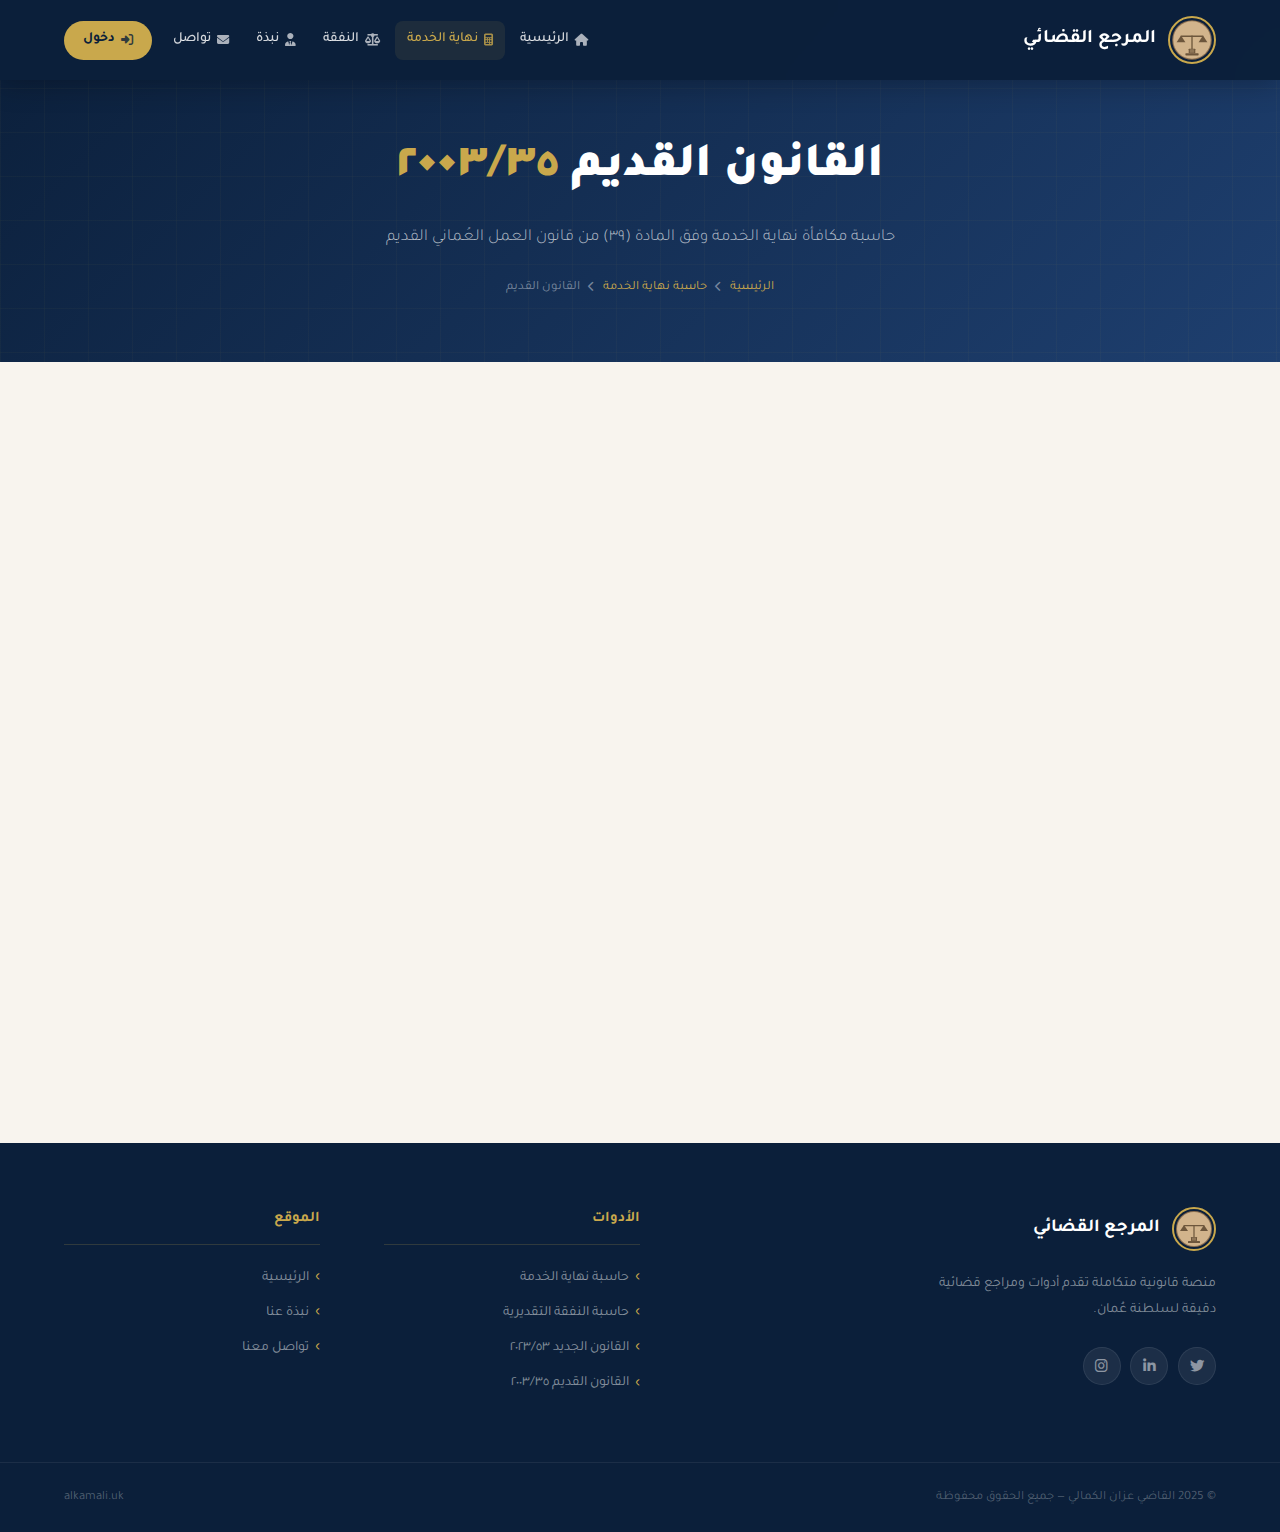
<file: pages/old_law.html>
<!DOCTYPE html>
<html lang="ar" dir="rtl">
<head>
    <meta charset="UTF-8">
    <meta name="viewport" content="width=device-width, initial-scale=1.0">
    <title>حاسبة نهاية الخدمة — القانون القديم ٢٠٠٣/٣٥ - المرجع القضائي</title>
    <link rel="preconnect" href="https://fonts.googleapis.com">
    <link href="https://fonts.googleapis.com/css2?family=Tajawal:wght@300;400;500;700;900&display=swap" rel="stylesheet">
    <link rel="stylesheet" href="https://cdnjs.cloudflare.com/ajax/libs/font-awesome/6.4.0/css/all.min.css">
    <link rel="stylesheet" href="../css/style.css">
</head>
<body>

<div class="nav-overlay" id="navOverlay"></div>

<header id="mainHeader" class="page-header-nav">
    <nav class="navbar">
        <a href="../index.html" class="logo">
            <img src="../images/final_logo.svg" alt="شعار المرجع القضائي" id="logo-placeholder">
            <h1>المرجع القضائي</h1>
        </a>
        <button class="mobile-menu-btn" id="mobileMenuBtn"><i class="fas fa-bars"></i></button>
        <ul class="nav-links" id="navLinks">
            <li><a href="../index.html"><i class="fas fa-home icon"></i>الرئيسية</a></li>
            <li><a href="calculator.html" class="active"><i class="fas fa-calculator icon"></i>نهاية الخدمة</a></li>
            <li><a href="alimony_calculator.html"><i class="fas fa-scale-balanced icon"></i>النفقة</a></li>
            <li><a href="about.html"><i class="fas fa-user-tie icon"></i>نبذة</a></li>
            <li><a href="contact.html"><i class="fas fa-envelope icon"></i>تواصل</a></li>
            <li><a href="login.html" class="btn-login-nav"><i class="fas fa-sign-in-alt icon"></i>دخول</a></li>
        </ul>
    </nav>
</header>

<div class="page-header">
    <div class="page-header-content">
        <h1 class="page-title">القانون القديم <span class="gold">٢٠٠٣/٣٥</span></h1>
        <p class="page-description">حاسبة مكافأة نهاية الخدمة وفق المادة (٣٩) من قانون العمل العُماني القديم</p>
        <div class="page-breadcrumb">
            <a href="../index.html">الرئيسية</a>
            <i class="fas fa-chevron-left" style="font-size:0.65rem;"></i>
            <a href="calculator.html">حاسبة نهاية الخدمة</a>
            <i class="fas fa-chevron-left" style="font-size:0.65rem;"></i>
            <span>القانون القديم</span>
        </div>
    </div>
</div>

<main>
    <div class="calculator-wrapper">

        <div class="calculator-nav animate-in">
            <a href="calculator.html" class="btn btn-secondary">
                <i class="fas fa-arrow-right"></i> العودة
            </a>
        </div>

        <div class="calculator-form animate-in delay-1" id="calculatorForm">
            <h3 style="color:var(--navy);font-weight:700;margin-bottom:1.5rem;font-size:1.2rem;padding-bottom:0.75rem;border-bottom:2px solid var(--gold-dim);">
                <i class="fas fa-history" style="color:var(--gold);margin-left:0.5rem;"></i>
                بيانات الحساب
            </h3>

            <div class="form-group">
                <label for="startDate" class="form-label">تاريخ بدء العمل</label>
                <input type="date" id="startDate" name="startDate" class="form-input" required>
            </div>

            <div class="form-group">
                <label for="endDate" class="form-label">تاريخ نهاية العمل</label>
                <input type="date" id="endDate" name="endDate" class="form-input" required>
            </div>

            <div class="form-group">
                <label for="lastBasicWage" class="form-label">الراتب الشهري الأساسي (ريال عُماني)</label>
                <input type="number" id="lastBasicWage" name="lastBasicWage" class="form-input" placeholder="مثال: 500" required>
            </div>

            <div class="form-group" style="margin-top:2rem;">
                <button type="button" class="btn btn-primary" onclick="calculateGratuity()" style="width:100%;justify-content:center;font-size:1.05rem;padding:1rem;">
                    <i class="fas fa-calculator"></i> احسب المكافأة
                </button>
            </div>
        </div>

        <div class="result-container animate-in" id="result">
            <div class="result-box">
                <h3><i class="fas fa-check-circle" style="color:var(--gold);margin-left:0.5rem;"></i>نتيجة الحساب</h3>
                <p id="gratuityAmount"></p>
                <p id="serviceDuration"></p>
            </div>
            <div class="result-note">
                <i class="fas fa-gavel" style="color:var(--gold);margin-left:0.4rem;"></i>
                وفقاً لنص المادة (٣٩) من قانون العمل العُماني ٢٠٠٣/٣٥
            </div>
        </div>

    </div>
</main>

<footer>
    <div class="footer-top">
        <div class="footer-brand">
            <div class="footer-logo-row">
                <img src="../images/final_logo.svg" alt="شعار المرجع القضائي">
                <span>المرجع القضائي</span>
            </div>
            <p class="footer-brand-desc">منصة قانونية متكاملة تقدم أدوات ومراجع قضائية دقيقة لسلطنة عُمان.</p>
            <div class="footer-socials">
                <a href="#" class="social-btn"><i class="fab fa-twitter"></i></a>
                <a href="#" class="social-btn"><i class="fab fa-linkedin-in"></i></a>
                <a href="#" class="social-btn"><i class="fab fa-instagram"></i></a>
            </div>
        </div>
        <div class="footer-col">
            <h4>الأدوات</h4>
            <ul class="footer-links-list">
                <li><a href="calculator.html">حاسبة نهاية الخدمة</a></li>
                <li><a href="alimony_calculator.html">حاسبة النفقة التقديرية</a></li>
                <li><a href="new_law.html">القانون الجديد ٢٠٢٣/٥٣</a></li>
                <li><a href="old_law.html">القانون القديم ٢٠٠٣/٣٥</a></li>
            </ul>
        </div>
        <div class="footer-col">
            <h4>الموقع</h4>
            <ul class="footer-links-list">
                <li><a href="../index.html">الرئيسية</a></li>
                <li><a href="about.html">نبذة عنا</a></li>
                <li><a href="contact.html">تواصل معنا</a></li>
            </ul>
        </div>
    </div>
    <div class="footer-bottom">
        <p>&copy; 2025 القاضي عزان الكمالي — جميع الحقوق محفوظة</p>
        <p>alkamali.uk</p>
    </div>
</footer>

<button class="scroll-top-btn" id="scrollTopBtn"><i class="fas fa-chevron-up"></i></button>
<script src="../js/main.js"></script>
<script>
    function calculateGratuity() {
        var startDate = new Date(document.getElementById("startDate").value);
        var endDate = new Date(document.getElementById("endDate").value);
        var lastBasicWage = parseFloat(document.getElementById("lastBasicWage").value);

        if (isNaN(startDate.getTime()) || isNaN(endDate.getTime()) || isNaN(lastBasicWage)) {
            alert("يرجى إدخال جميع البيانات المطلوبة بشكل صحيح");
            return;
        }

        if (endDate < startDate) {
            alert("تاريخ نهاية العمل يجب أن يكون بعد تاريخ بدء العمل");
            return;
        }

        var yearsOfService = endDate.getFullYear() - startDate.getFullYear();
        var monthsOfService = endDate.getMonth() - startDate.getMonth();
        var daysOfService = endDate.getDate() - startDate.getDate();

        if (daysOfService < 0) {
            var daysInLastMonth = new Date(endDate.getFullYear(), endDate.getMonth(), 0).getDate();
            daysOfService += daysInLastMonth;
            monthsOfService--;
        }

        if (monthsOfService < 0) {
            yearsOfService--;
            monthsOfService += 12;
        }

        var dailyWage = lastBasicWage / 30;
        var gratuityAmount = 0;

        if (yearsOfService < 3) {
            gratuityAmount = (dailyWage * 15 * yearsOfService) + (dailyWage * monthsOfService * 15 / 12) + ((dailyWage / 2) * daysOfService / 12);
        } else {
            gratuityAmount = (dailyWage * 15 * 3) + (dailyWage * 30 * (yearsOfService - 3)) + (dailyWage * monthsOfService * 30 / 12) + (dailyWage * daysOfService / 12);
        }

        var yearsText = yearsOfService == 1 ? "سنة" : yearsOfService == 2 ? "سنتين" : (yearsOfService >= 3 && yearsOfService <= 10) ? "سنوات" : "سنة";
        var monthsText = monthsOfService == 1 ? "شهر" : monthsOfService == 2 ? "شهرين" : (monthsOfService >= 3 && monthsOfService <= 10) ? "أشهر" : "شهر";
        var daysText = daysOfService == 1 ? "يوم" : daysOfService == 2 ? "يومين" : (daysOfService >= 3 && daysOfService <= 10) ? "أيام" : "يوم";

        var duration = yearsOfService + " " + yearsText + " و " + monthsOfService + " " + monthsText + " و " + daysOfService + " " + daysText;
        document.getElementById("gratuityAmount").innerHTML = "مبلغ المكافأة: <strong>" + gratuityAmount.toFixed(3) + " ريال عُماني</strong>";
        document.getElementById("serviceDuration").innerHTML = "مدة الخدمة: " + duration;
        document.getElementById("result").style.display = "block";
        document.getElementById("result").scrollIntoView({ behavior: 'smooth', block: 'nearest' });
    }
</script>
<script defer src='https://static.cloudflareinsights.com/beacon.min.js' data-cf-beacon='{"token": "04ae7959925e4fe692ceab1bd15e1a62"}'></script>
</body>
</html>
</file>
<file: css/style.css>
/* ================================================================
   المرجع القضائي — نظام التصميم الاحترافي v2.0
   ================================================================ */

@import url('https://fonts.googleapis.com/css2?family=Tajawal:wght@300;400;500;700;900&display=swap');

/* ── المتغيرات ── */
:root {
  --navy:         #0B1F3A;
  --navy-mid:     #152E52;
  --navy-light:   #1E3F6F;
  --gold:         #C9A84C;
  --gold-light:   #E8D5A3;
  --gold-dim:     rgba(201,168,76,0.12);
  --gold-border:  rgba(201,168,76,0.3);
  --cream:        #F8F4EE;
  --cream-dark:   #EFE8DC;
  --white:        #FFFFFF;
  --text-dark:    #1C2B45;
  --text-mid:     #4A5568;
  --text-light:   #718096;
  --border-light: rgba(11,31,58,0.08);
  --shadow-xs:    0 1px 4px rgba(11,31,58,0.06);
  --shadow-sm:    0 4px 16px rgba(11,31,58,0.08);
  --shadow-md:    0 8px 32px rgba(11,31,58,0.12);
  --shadow-lg:    0 20px 60px rgba(11,31,58,0.18);
  --shadow-xl:    0 32px 80px rgba(11,31,58,0.25);
  --r-sm:         8px;
  --r-md:         16px;
  --r-lg:         24px;
  --r-xl:         32px;
  --r-full:       9999px;
  --t-fast:       all 0.15s ease;
  --t-base:       all 0.3s cubic-bezier(0.4,0,0.2,1);
  --t-slow:       all 0.5s cubic-bezier(0.4,0,0.2,1);

  /* backward-compat aliases */
  --primary-color:  var(--gold);
  --primary-dark:   #a8873c;
  --primary-light:  var(--gold-light);
  --secondary-color:#1E3F6F;
  --text-color:     var(--text-dark);
  --bg-color:       var(--cream);
  --bg-alt:         var(--white);
  --bg-light:       var(--cream);
  --border-color:   var(--border-light);
  --shadow:         var(--shadow-sm);
  --border-radius:  var(--r-sm);
  --transition:     var(--t-base);
}

/* ── Reset ── */
*, *::before, *::after { box-sizing: border-box; margin: 0; padding: 0; }

html {
  scroll-behavior: smooth;
  direction: rtl;
  font-size: 16px;
}

body {
  font-family: 'Tajawal', Arial, sans-serif;
  background-color: var(--cream);
  color: var(--text-dark);
  line-height: 1.7;
  min-height: 100vh;
  display: flex;
  flex-direction: column;
  -webkit-font-smoothing: antialiased;
}

/* ─────────────────── HEADER / NAV ─────────────────── */
header {
  position: fixed;
  top: 0; right: 0; left: 0;
  z-index: 1000;
  transition: var(--t-base);
  background: transparent;
}

header.scrolled,
header.page-header-nav {
  background: rgba(11,31,58,0.97);
  backdrop-filter: blur(20px);
  -webkit-backdrop-filter: blur(20px);
  box-shadow: 0 2px 30px rgba(0,0,0,0.3);
}

.navbar {
  display: flex;
  align-items: center;
  justify-content: space-between;
  padding: 1rem 5%;
  max-width: 1400px;
  margin: 0 auto;
  width: 100%;
}

.logo {
  display: flex;
  align-items: center;
  gap: 0.75rem;
  text-decoration: none;
  flex-shrink: 0;
}

.logo img {
  height: 48px;
  width: 48px;
  border-radius: 50%;
  border: 2px solid var(--gold);
  object-fit: cover;
}

.logo h1 {
  font-size: 1.2rem;
  font-weight: 700;
  color: white;
  line-height: 1.2;
}

.nav-links {
  display: flex;
  align-items: center;
  list-style: none;
  gap: 0.15rem;
  background: none;
  border-radius: 0;
  padding: 0;
  margin-top: 0;
  width: auto;
  justify-content: flex-start;
}

.nav-links li { margin-right: 0; }

.nav-links a {
  display: flex;
  align-items: center;
  gap: 0.35rem;
  text-decoration: none;
  color: rgba(255,255,255,0.82);
  font-size: 0.87rem;
  font-weight: 500;
  padding: 0.48rem 0.78rem;
  border-radius: var(--r-sm);
  transition: var(--t-base);
  white-space: nowrap;
  position: relative;
}

.nav-links a::after { display: none; }

.nav-links a:hover,
.nav-links a.active {
  color: var(--gold);
  background: rgba(201,168,76,0.1);
}

.nav-links .icon { font-size: 0.76rem; opacity: 0.8; }

.nav-links .btn-login-nav {
  background: var(--gold);
  color: var(--navy) !important;
  font-weight: 700;
  padding: 0.48rem 1.2rem !important;
  border-radius: var(--r-full);
  margin-right: 0.4rem;
}

.nav-links .btn-login-nav:hover {
  background: var(--gold-light) !important;
  color: var(--navy) !important;
}

.mobile-menu-btn {
  display: none;
  background: none;
  border: 2px solid rgba(255,255,255,0.2);
  color: white;
  font-size: 1.15rem;
  cursor: pointer;
  padding: 0.4rem 0.65rem;
  border-radius: var(--r-sm);
  transition: var(--t-fast);
}

.mobile-menu-btn:hover {
  background: rgba(255,255,255,0.08);
  border-color: var(--gold);
  color: var(--gold);
}

/* ─────────────────── HERO ─────────────────── */
.hero {
  position: relative;
  min-height: 100vh;
  display: flex;
  align-items: center;
  justify-content: center;
  overflow: hidden;
  background: linear-gradient(135deg, var(--navy) 0%, var(--navy-mid) 55%, var(--navy-light) 100%);
}

.hero-grid {
  position: absolute;
  inset: 0;
  background-image:
    linear-gradient(rgba(201,168,76,0.04) 1px, transparent 1px),
    linear-gradient(90deg, rgba(201,168,76,0.04) 1px, transparent 1px);
  background-size: 64px 64px;
}

.hero-glow {
  position: absolute;
  inset: 0;
  background:
    radial-gradient(ellipse 60% 50% at 20% 30%, rgba(201,168,76,0.07) 0%, transparent 60%),
    radial-gradient(ellipse 50% 40% at 80% 70%, rgba(30,63,111,0.5) 0%, transparent 60%);
}

.hero-content {
  position: relative;
  z-index: 2;
  text-align: center;
  color: white;
  max-width: 860px;
  padding: 2rem;
  padding-top: 110px;
}

.hero-badge {
  display: inline-flex;
  align-items: center;
  gap: 0.5rem;
  background: rgba(201,168,76,0.12);
  border: 1px solid rgba(201,168,76,0.3);
  border-radius: var(--r-full);
  padding: 0.4rem 1.25rem;
  font-size: 0.84rem;
  color: var(--gold-light);
  margin-bottom: 2rem;
  backdrop-filter: blur(8px);
}

.hero h2 {
  font-size: clamp(2.5rem, 6vw, 4.5rem);
  font-weight: 900;
  line-height: 1.15;
  margin-bottom: 1.25rem;
  letter-spacing: -0.02em;
}

.hero h2 .gold { color: var(--gold); }

.hero p.hero-desc {
  font-size: clamp(1rem, 2vw, 1.2rem);
  color: rgba(255,255,255,0.7);
  max-width: 620px;
  margin: 0 auto 2.75rem;
  font-weight: 300;
  line-height: 1.95;
}

.hero-cta {
  display: flex;
  gap: 1rem;
  justify-content: center;
  flex-wrap: wrap;
  margin-bottom: 4rem;
}

.hero-stats {
  display: flex;
  justify-content: center;
  gap: 3.5rem;
  padding-top: 3rem;
  border-top: 1px solid rgba(255,255,255,0.1);
  flex-wrap: wrap;
}

.stat-item { text-align: center; }

.stat-number {
  display: block;
  font-size: 2.2rem;
  font-weight: 900;
  color: var(--gold);
  line-height: 1;
}

.stat-label {
  display: block;
  font-size: 0.8rem;
  color: rgba(255,255,255,0.52);
  margin-top: 0.35rem;
}

.scroll-indicator {
  position: absolute;
  bottom: 2rem;
  left: 50%;
  transform: translateX(-50%);
  display: flex;
  flex-direction: column;
  align-items: center;
  gap: 0.4rem;
  color: rgba(255,255,255,0.32);
  font-size: 0.7rem;
  animation: bounceY 2.5s ease-in-out infinite;
}

.scroll-indicator i { font-size: 0.95rem; }

@keyframes bounceY {
  0%,100% { transform: translateX(-50%) translateY(0); }
  50%      { transform: translateX(-50%) translateY(-8px); }
}

/* ─────────────────── BUTTONS ─────────────────── */
.btn {
  display: inline-flex;
  align-items: center;
  gap: 0.5rem;
  padding: 0.85rem 2rem;
  border-radius: var(--r-full);
  font-family: 'Tajawal', sans-serif;
  font-size: 1rem;
  font-weight: 700;
  cursor: pointer;
  border: none;
  text-decoration: none;
  transition: var(--t-base);
  letter-spacing: 0.01em;
}

.btn-primary {
  background: var(--gold);
  color: var(--navy);
}

.btn-primary:hover {
  background: var(--gold-light);
  color: var(--navy);
  transform: translateY(-2px);
  box-shadow: 0 8px 25px rgba(201,168,76,0.4);
}

.btn-outline-white {
  background: transparent;
  color: white;
  border: 2px solid rgba(255,255,255,0.35);
}

.btn-outline-white:hover {
  border-color: var(--gold);
  color: var(--gold);
  transform: translateY(-2px);
}

.btn-secondary {
  background: var(--cream);
  color: var(--navy);
  border: 2px solid var(--border-light);
}

.btn-secondary:hover {
  background: var(--gold-dim);
  border-color: var(--gold-border);
  color: var(--navy);
  transform: translateY(-2px);
}

/* ─────────────────── SECTIONS ─────────────────── */
main { flex: 1; }

.section {
  padding: 6rem 5%;
  max-width: 1400px;
  margin: 0 auto;
  width: 100%;
}

.section-full-width { padding: 6rem 5%; }

.section-header {
  text-align: center;
  margin-bottom: 4rem;
}

.section-tag {
  display: inline-flex;
  align-items: center;
  gap: 0.4rem;
  background: var(--gold-dim);
  color: var(--gold);
  border: 1px solid var(--gold-border);
  border-radius: var(--r-full);
  padding: 0.35rem 1.1rem;
  font-size: 0.82rem;
  font-weight: 600;
  margin-bottom: 1rem;
}

.section-title {
  font-size: clamp(1.8rem, 3.5vw, 2.75rem);
  font-weight: 900;
  color: var(--navy);
  line-height: 1.25;
  margin-bottom: 1rem;
}

.section-title.white { color: white; }

.section-subtitle {
  font-size: 1.05rem;
  color: var(--text-mid);
  max-width: 580px;
  margin: 0 auto;
  line-height: 1.85;
}

.section-subtitle.white { color: rgba(255,255,255,0.65); }

.gold-line {
  width: 56px;
  height: 3px;
  background: linear-gradient(90deg, var(--gold), transparent);
  margin: 1rem auto 0;
  border-radius: 2px;
}

/* ─────────────────── SERVICE CARDS ─────────────────── */
.cards-grid {
  display: grid;
  grid-template-columns: repeat(auto-fit, minmax(280px, 1fr));
  gap: 2rem;
}

.service-card {
  background: var(--white);
  border-radius: var(--r-lg);
  padding: 2.5rem;
  box-shadow: var(--shadow-sm);
  border: 1px solid var(--border-light);
  transition: var(--t-base);
  position: relative;
  overflow: hidden;
  display: flex;
  flex-direction: column;
}

.service-card::after {
  content: '';
  position: absolute;
  bottom: 0; right: 0; left: 0;
  height: 3px;
  background: linear-gradient(90deg, var(--gold), transparent);
  transform: scaleX(0);
  transform-origin: right;
  transition: var(--t-base);
}

.service-card:hover {
  transform: translateY(-8px);
  box-shadow: var(--shadow-lg);
  border-color: var(--gold-border);
}

.service-card:hover::after { transform: scaleX(1); }

.card-icon {
  width: 64px;
  height: 64px;
  border-radius: var(--r-md);
  background: var(--gold-dim);
  display: flex;
  align-items: center;
  justify-content: center;
  margin-bottom: 1.5rem;
  font-size: 1.6rem;
  color: var(--gold);
  transition: var(--t-base);
  border: 1px solid var(--gold-border);
}

.service-card:hover .card-icon {
  background: var(--gold);
  color: var(--navy);
  transform: scale(1.08);
}

.card-title {
  font-size: 1.25rem;
  font-weight: 700;
  color: var(--navy);
  margin-bottom: 0.75rem;
}

.card-desc {
  font-size: 0.95rem;
  color: var(--text-mid);
  line-height: 1.85;
  margin-bottom: 1.75rem;
  flex: 1;
}

.card-link {
  display: inline-flex;
  align-items: center;
  gap: 0.45rem;
  color: var(--gold);
  font-weight: 700;
  font-size: 0.9rem;
  text-decoration: none;
  transition: var(--t-fast);
  align-self: flex-start;
}

.card-link:hover { gap: 0.7rem; }
.card-link i { font-size: 0.75rem; }

/* ─────────────────── FEATURES STRIP ─────────────────── */
.features-strip {
  background: var(--navy);
  padding: 3.5rem 5%;
}

.features-strip-inner {
  max-width: 1400px;
  margin: 0 auto;
  display: grid;
  grid-template-columns: repeat(auto-fit, minmax(210px, 1fr));
  gap: 2rem;
}

.feature-item {
  display: flex;
  align-items: center;
  gap: 1rem;
  color: white;
}

.feature-icon {
  width: 50px;
  height: 50px;
  border-radius: var(--r-sm);
  background: rgba(201,168,76,0.12);
  display: flex;
  align-items: center;
  justify-content: center;
  font-size: 1.2rem;
  color: var(--gold);
  flex-shrink: 0;
  border: 1px solid rgba(201,168,76,0.2);
}

.feature-text h4 { font-size: 0.95rem; font-weight: 700; margin-bottom: 0.2rem; }
.feature-text p { font-size: 0.78rem; color: rgba(255,255,255,0.52); line-height: 1.5; }

/* ─────────────────── AUTHOR STRIP ─────────────────── */
.author-strip {
  background: linear-gradient(135deg, var(--navy) 0%, var(--navy-light) 100%);
  padding: 6rem 5%;
}

.author-inner {
  max-width: 1000px;
  margin: 0 auto;
  display: grid;
  grid-template-columns: auto 1fr;
  gap: 4rem;
  align-items: center;
}

.author-photo {
  width: 180px;
  height: 180px;
  border-radius: 50%;
  object-fit: cover;
  border: 4px solid var(--gold);
  box-shadow: 0 0 0 14px rgba(201,168,76,0.1);
  display: block;
}

.author-info-block { color: white; }

.author-eyebrow {
  color: var(--gold);
  font-size: 0.78rem;
  font-weight: 600;
  text-transform: uppercase;
  letter-spacing: 0.12em;
  margin-bottom: 0.6rem;
}

.author-name-block {
  font-size: 2rem;
  font-weight: 900;
  margin-bottom: 0.4rem;
}

.author-role { color: rgba(255,255,255,0.52); font-size: 1rem; margin-bottom: 1.25rem; }

.author-bio-text {
  color: rgba(255,255,255,0.75);
  line-height: 1.95;
  font-weight: 300;
  font-size: 1rem;
  margin-bottom: 1.5rem;
}

/* ─────────────────── FOOTER ─────────────────── */
footer { background: var(--navy); color: white; }

.footer-top {
  padding: 4rem 5%;
  max-width: 1400px;
  margin: 0 auto;
  display: grid;
  grid-template-columns: 2fr 1fr 1fr;
  gap: 4rem;
}

.footer-logo-row {
  display: flex;
  align-items: center;
  gap: 0.75rem;
  margin-bottom: 1.25rem;
}

.footer-logo-row img {
  width: 44px;
  height: 44px;
  border-radius: 50%;
  border: 2px solid var(--gold);
}

.footer-logo-row span { font-size: 1.15rem; font-weight: 700; }

.footer-brand-desc {
  color: rgba(255,255,255,0.48);
  font-size: 0.88rem;
  line-height: 1.85;
  max-width: 280px;
  margin-bottom: 1.5rem;
}

.footer-socials { display: flex; gap: 0.6rem; }

.social-btn {
  width: 38px;
  height: 38px;
  border-radius: 50%;
  background: rgba(255,255,255,0.07);
  display: flex;
  align-items: center;
  justify-content: center;
  color: rgba(255,255,255,0.5);
  text-decoration: none;
  font-size: 0.9rem;
  transition: var(--t-fast);
  border: 1px solid rgba(255,255,255,0.08);
}

.social-btn:hover { background: var(--gold); color: var(--navy); border-color: var(--gold); }

.footer-col h4 {
  font-size: 0.92rem;
  font-weight: 700;
  color: var(--gold);
  margin-bottom: 1.25rem;
  padding-bottom: 0.75rem;
  border-bottom: 1px solid rgba(201,168,76,0.2);
}

.footer-links-list {
  list-style: none;
  display: flex;
  flex-direction: column;
  gap: 0.5rem;
}

.footer-links-list a {
  text-decoration: none;
  color: rgba(255,255,255,0.5);
  font-size: 0.87rem;
  transition: var(--t-fast);
  display: flex;
  align-items: center;
  gap: 0.4rem;
}

.footer-links-list a::before { content: '›'; color: var(--gold); font-size: 1rem; }
.footer-links-list a:hover { color: var(--gold); padding-right: 4px; }

.footer-bottom {
  border-top: 1px solid rgba(255,255,255,0.07);
  padding: 1.5rem 5%;
  max-width: 1400px;
  margin: 0 auto;
  display: flex;
  align-items: center;
  justify-content: space-between;
}

.footer-bottom p { color: rgba(255,255,255,0.28); font-size: 0.8rem; }

/* ─────────────────── PAGE HEADERS ─────────────────── */
.page-header {
  background: linear-gradient(135deg, var(--navy) 0%, var(--navy-light) 100%);
  padding: 8rem 5% 4rem;
  text-align: center;
  color: white;
  position: relative;
  overflow: hidden;
}

.page-header::before {
  content: '';
  position: absolute;
  inset: 0;
  background-image:
    linear-gradient(rgba(201,168,76,0.04) 1px, transparent 1px),
    linear-gradient(90deg, rgba(201,168,76,0.04) 1px, transparent 1px);
  background-size: 44px 44px;
}

.page-header-content { position: relative; z-index: 2; }

.page-title {
  font-size: clamp(2rem, 4vw, 3rem);
  font-weight: 900;
  margin-bottom: 0.75rem;
}

.page-title .gold { color: var(--gold); }

.page-description {
  color: rgba(255,255,255,0.66);
  font-size: 1.05rem;
  max-width: 580px;
  margin: 0 auto;
  font-weight: 300;
  line-height: 1.85;
}

.page-breadcrumb {
  display: flex;
  align-items: center;
  justify-content: center;
  gap: 0.5rem;
  margin-top: 1.5rem;
  font-size: 0.8rem;
  color: rgba(255,255,255,0.42);
}

.page-breadcrumb a { color: var(--gold); text-decoration: none; }
.page-breadcrumb a:hover { text-decoration: underline; }

/* ─────────────────── CONTENT SECTIONS ─────────────────── */
.content-section {
  max-width: 900px;
  margin: 0 auto;
  padding: 3rem 5%;
}

.content-section:first-of-type { padding-top: 4rem; }

.content-box {
  background: var(--white);
  border-radius: var(--r-lg);
  padding: 2.5rem;
  box-shadow: var(--shadow-sm);
  border: 1px solid var(--border-light);
  margin-bottom: 2rem;
}

.content-box h2 {
  font-size: 1.4rem;
  font-weight: 700;
  color: var(--navy);
  margin-bottom: 1rem;
  padding-bottom: 0.75rem;
  border-bottom: 2px solid var(--gold-dim);
}

.content-box h3 {
  font-size: 1.1rem;
  font-weight: 700;
  color: var(--navy-mid);
  margin: 1.5rem 0 0.6rem;
}

.content-box p { color: var(--text-mid); line-height: 1.9; margin-bottom: 1rem; }
.content-box ul { padding-right: 1.5rem; color: var(--text-mid); line-height: 2; }
.content-box li { margin-bottom: 0.25rem; }

/* ─────────────────── CALCULATOR PAGES ─────────────────── */
.calculator-wrapper {
  max-width: 860px;
  margin: 0 auto;
  padding: 3rem 5%;
}

.calculator-options {
  display: grid;
  grid-template-columns: 1fr 1fr;
  gap: 2rem;
  margin-bottom: 3rem;
}

.option-card {
  background: var(--white);
  border-radius: var(--r-lg);
  padding: 2.5rem 2rem;
  box-shadow: var(--shadow-sm);
  border: 1px solid var(--border-light);
  text-align: center;
  transition: var(--t-base);
  text-decoration: none;
  display: block;
  color: inherit;
}

.option-card:hover {
  transform: translateY(-6px);
  box-shadow: var(--shadow-md);
  border-color: var(--gold-border);
}

.option-card .option-icon {
  width: 70px;
  height: 70px;
  border-radius: 50%;
  background: var(--gold-dim);
  display: flex;
  align-items: center;
  justify-content: center;
  font-size: 1.7rem;
  color: var(--gold);
  margin: 0 auto 1.5rem;
  transition: var(--t-base);
  border: 2px solid var(--gold-border);
}

.option-card:hover .option-icon { background: var(--gold); color: var(--navy); }
.option-card h3 { font-size: 1.2rem; font-weight: 700; color: var(--navy); margin-bottom: 0.5rem; }
.option-card p { color: var(--text-light); font-size: 0.9rem; margin-bottom: 1.5rem; }

.calculator-nav { display: flex; justify-content: flex-start; margin-bottom: 2rem; }

.calculator-form,
.calculator-form-box {
  background: var(--white);
  padding: 2.5rem;
  border-radius: var(--r-lg);
  box-shadow: var(--shadow-sm);
  border: 1px solid var(--border-light);
  margin-bottom: 2rem;
}

.form-group { margin-bottom: 1.5rem; }

.form-label,
.calculator-form label,
.calculator-form-box label {
  display: block;
  font-size: 0.95rem;
  font-weight: 600;
  color: var(--navy);
  margin-bottom: 0.5rem;
}

.form-input,
.form-control,
.calculator-form input[type="date"],
.calculator-form input[type="number"],
.calculator-form select,
.calculator-form-box input {
  width: 100%;
  padding: 0.875rem 1rem;
  border: 2px solid var(--border-light);
  border-radius: var(--r-sm);
  font-family: 'Tajawal', sans-serif;
  font-size: 1rem;
  color: var(--text-dark);
  background: var(--cream);
  transition: var(--t-fast);
  outline: none;
  direction: rtl;
}

.form-input:focus,
.form-control:focus,
.calculator-form input:focus,
.calculator-form-box input:focus {
  border-color: var(--gold);
  background: var(--white);
  box-shadow: 0 0 0 4px rgba(201,168,76,0.1);
}

.result-container {
  background: var(--white);
  border-radius: var(--r-lg);
  padding: 2.5rem;
  box-shadow: var(--shadow-md);
  border: 1px solid var(--gold-border);
  margin-top: 2rem;
  display: none;
}

.result-box h3 {
  font-size: 1.3rem;
  font-weight: 700;
  color: var(--navy);
  margin-bottom: 1rem;
  padding-bottom: 0.75rem;
  border-bottom: 2px solid var(--gold-dim);
}

.result-box p {
  color: var(--navy-mid);
  font-weight: 700;
  font-size: 1.15rem;
  margin-bottom: 0.75rem;
  padding: 0.75rem 1rem;
  background: var(--gold-dim);
  border-radius: var(--r-sm);
  border-right: 3px solid var(--gold);
}

.result-note {
  font-size: 0.87rem;
  color: var(--text-light);
  border-top: 1px solid var(--border-light);
  padding-top: 1rem;
  margin-top: 1rem;
}

/* أزرار الحاسبات */
.calculator-form .btn,
.btn-calculate {
  background: var(--gold) !important;
  color: var(--navy) !important;
  font-family: 'Tajawal', sans-serif !important;
  font-size: 1rem !important;
  font-weight: 700 !important;
  padding: 0.875rem 2.5rem !important;
  border-radius: var(--r-full) !important;
  border: none !important;
  cursor: pointer !important;
  transition: var(--t-base) !important;
  display: inline-flex !important;
  align-items: center !important;
  gap: 0.5rem !important;
}

.calculator-form .btn:hover,
.btn-calculate:hover {
  background: var(--gold-light) !important;
  transform: translateY(-2px) !important;
  box-shadow: 0 8px 25px rgba(201,168,76,0.35) !important;
  color: var(--navy) !important;
}

.btn-reset {
  background: var(--cream) !important;
  color: var(--text-mid) !important;
  font-family: 'Tajawal', sans-serif !important;
  font-size: 1rem !important;
  font-weight: 600 !important;
  padding: 0.875rem 2rem !important;
  border-radius: var(--r-full) !important;
  border: 2px solid var(--border-light) !important;
  cursor: pointer !important;
  transition: var(--t-base) !important;
}

.btn-reset:hover {
  background: var(--cream-dark) !important;
  border-color: var(--gold-border) !important;
}

/* ─────────────────── ABOUT PAGE ─────────────────── */
.about-author {
  display: grid;
  grid-template-columns: auto 1fr;
  gap: 3rem;
  align-items: start;
  background: var(--white);
  border-radius: var(--r-lg);
  padding: 3rem;
  box-shadow: var(--shadow-sm);
  border: 1px solid var(--border-light);
}

.author-image img,
.img-rounded {
  width: 160px;
  height: 160px;
  border-radius: 50%;
  object-fit: cover;
  border: 4px solid var(--gold);
  box-shadow: 0 0 0 10px var(--gold-dim);
  display: block;
}

.author-bio h3 {
  font-size: 1.4rem;
  font-weight: 700;
  color: var(--navy);
  margin-bottom: 0.3rem;
}

.author-bio .author-role-badge {
  display: inline-block;
  background: var(--gold-dim);
  color: var(--gold);
  border: 1px solid var(--gold-border);
  border-radius: var(--r-full);
  padding: 0.25rem 0.85rem;
  font-size: 0.8rem;
  font-weight: 600;
  margin-bottom: 1rem;
}

.author-bio p { color: var(--text-mid); line-height: 1.9; }

/* ─────────────────── CONTACT PAGE ─────────────────── */
.contact-info {
  display: grid;
  grid-template-columns: repeat(auto-fit, minmax(220px, 1fr));
  gap: 1.5rem;
  margin: 2rem 0;
}

.contact-item {
  text-align: center;
  padding: 2rem;
  background: var(--white);
  border-radius: var(--r-lg);
  box-shadow: var(--shadow-sm);
  border: 1px solid var(--border-light);
  transition: var(--t-base);
}

.contact-item:hover {
  transform: translateY(-4px);
  box-shadow: var(--shadow-md);
  border-color: var(--gold-border);
}

.contact-item .contact-icon {
  width: 60px;
  height: 60px;
  border-radius: 50%;
  background: var(--gold-dim);
  display: flex;
  align-items: center;
  justify-content: center;
  font-size: 1.4rem;
  color: var(--gold);
  margin: 0 auto 1rem;
  border: 1px solid var(--gold-border);
}

.contact-item i { font-size: 1.4rem; color: var(--gold); margin-bottom: 1rem; display: block; }
.contact-item h3 { font-size: 1.1rem; font-weight: 700; color: var(--navy); margin-bottom: 0.4rem; }
.contact-item p { color: var(--text-mid); font-size: 0.9rem; }

.contact-direct {
  background: linear-gradient(135deg, var(--navy) 0%, var(--navy-light) 100%);
  border-radius: var(--r-lg);
  padding: 3.5rem;
  text-align: center;
  margin-top: 2rem;
  color: white;
}

.contact-direct h2 {
  font-size: 1.6rem;
  font-weight: 700;
  margin-bottom: 1rem;
}

.contact-direct p {
  color: rgba(255,255,255,0.68);
  margin-bottom: 2rem;
  max-width: 560px;
  margin-left: auto;
  margin-right: auto;
  line-height: 1.85;
}

/* ─────────────────── ANIMATIONS ─────────────────── */
@keyframes fadeInUp {
  from { opacity: 0; transform: translateY(28px); }
  to   { opacity: 1; transform: translateY(0); }
}

.animate-in { opacity: 0; }

.animate-in.visible {
  animation: fadeInUp 0.65s cubic-bezier(0.4,0,0.2,1) forwards;
}

.delay-1 { animation-delay: 0.1s; }
.delay-2 { animation-delay: 0.2s; }
.delay-3 { animation-delay: 0.3s; }
.delay-4 { animation-delay: 0.4s; }

/* ─────────────────── NAV OVERLAY ─────────────────── */
.nav-overlay {
  position: fixed;
  inset: 0;
  background: rgba(0,0,0,0.55);
  backdrop-filter: blur(4px);
  z-index: 999;
  opacity: 0;
  pointer-events: none;
  transition: var(--t-base);
}

.nav-overlay.active { opacity: 1; pointer-events: all; }

/* ─────────────────── SCROLL TOP ─────────────────── */
.scroll-top-btn {
  position: fixed;
  bottom: 2rem;
  left: 2rem;
  width: 46px;
  height: 46px;
  border-radius: 50%;
  background: var(--gold);
  color: var(--navy);
  border: none;
  cursor: pointer;
  display: flex;
  align-items: center;
  justify-content: center;
  font-size: 1rem;
  box-shadow: var(--shadow-md);
  transition: var(--t-base);
  opacity: 0;
  pointer-events: none;
  z-index: 500;
}

.scroll-top-btn.visible { opacity: 1; pointer-events: all; }
.scroll-top-btn:hover { transform: translateY(-3px); box-shadow: var(--shadow-lg); }

/* ─────────────────── RESPONSIVE ─────────────────── */
@media (max-width: 1024px) {
  .footer-top { grid-template-columns: 1fr 1fr; }
  .footer-brand { grid-column: 1 / -1; }
}

@media (max-width: 768px) {
  .nav-links {
    position: fixed;
    top: 0; right: -100%;
    width: 82%;
    max-width: 320px;
    height: 100vh;
    background: var(--navy);
    flex-direction: column;
    align-items: flex-start;
    padding: 5.5rem 1.5rem 2rem;
    gap: 0.25rem;
    transition: var(--t-base);
    box-shadow: -10px 0 40px rgba(0,0,0,0.35);
    z-index: 1001;
    overflow-y: auto;
  }

  .nav-links.active { right: 0; }
  .nav-links a { width: 100%; padding: 0.8rem 1rem; font-size: 0.95rem; }
  .nav-links .btn-login-nav { width: 100%; justify-content: center; margin-top: 0.5rem; border-radius: var(--r-sm) !important; }
  .mobile-menu-btn { display: flex; }
  .hero-content { padding-top: 90px; }
  .hero-stats { gap: 2rem; }
  .cards-grid { grid-template-columns: 1fr; }
  .calculator-options { grid-template-columns: 1fr; }
  .footer-top { grid-template-columns: 1fr; gap: 2.5rem; padding: 3rem 5%; }
  .footer-bottom { flex-direction: column; gap: 1rem; text-align: center; }
  .about-author { grid-template-columns: 1fr; text-align: center; }
  .about-author .author-image { display: flex; justify-content: center; }
  .author-inner { grid-template-columns: 1fr; text-align: center; }
  .author-inner .author-photo-wrap { display: flex; justify-content: center; }
  .features-strip-inner { grid-template-columns: 1fr 1fr; }
  .section { padding: 4rem 5%; }
  .section-full-width { padding: 4rem 5%; }
  .contact-direct { padding: 2.5rem 1.5rem; }
}

@media (max-width: 480px) {
  .hero h2 { font-size: 2.2rem; }
  .hero-cta { flex-direction: column; align-items: center; }
  .hero-stats { gap: 1.5rem; }
  .stat-number { font-size: 1.6rem; }
  .features-strip-inner { grid-template-columns: 1fr; }
  .content-box { padding: 1.5rem; }
  .calculator-form, .calculator-form-box { padding: 1.5rem; }
  .result-container { padding: 1.5rem; }
  .about-author { padding: 1.5rem; }
}
</file>
<file: css/cards.css>
/* استخدام صور PNG بدلاً من SVG */
.card-img {
  width: 100%;
  height: 200px;
  object-fit: contain;
  padding: 20px;
  background-color: #D2B48C;
  border-radius: 10px;
}

/* تحسين مظهر البطاقات */
.card {
  background-color: var(--bg-alt);
  border-radius: var(--border-radius);
  overflow: hidden;
  box-shadow: 0 5px 15px rgba(0, 0, 0, 0.15);
  transition: var(--transition);
  border: 1px solid #e0e0e0;
}

.card:hover {
  transform: translateY(-8px);
  box-shadow: 0 15px 30px rgba(0, 0, 0, 0.2);
}

.card-content {
  padding: 1.8rem;
}

.card-title {
  font-size: 1.6rem;
  margin-bottom: 1.2rem;
  color: var(--primary-color);
  font-weight: 700;
}

.card-text {
  margin-bottom: 1.8rem;
  color: var(--text-color);
  line-height: 1.8;
}
</file>
<file: css/icons.css>
/* تحسين مظهر الصور في البطاقات */
.card-img {
  width: 100%;
  height: 200px;
  background-color: #D2B48C;
  border-radius: 10px 10px 0 0;
  display: flex;
  justify-content: center;
  align-items: center;
  overflow: hidden;
}

.calculator-icon {
  width: 80%;
  height: 80%;
  background-color: #fff;
  border-radius: 10px;
  padding: 20px;
  display: flex;
  flex-direction: column;
  box-shadow: 0 5px 15px rgba(0,0,0,0.2);
}

.calculator-screen {
  background-color: #f0f0f0;
  padding: 10px;
  margin-bottom: 20px;
  border-radius: 5px;
  text-align: right;
  font-size: 24px;
  font-weight: bold;
}

.calculator-buttons {
  display: grid;
  grid-template-columns: repeat(4, 1fr);
  gap: 10px;
}

.button {
  background-color: #8B6E4E;
  color: white;
  padding: 10px;
  border-radius: 5px;
  font-weight: bold;
  text-align: center;
}

.references-icon {
  width: 80%;
  height: 80%;
  display: flex;
  flex-direction: column;
  align-items: center;
  justify-content: center;
}

.book {
  width: 70%;
  height: 40px;
  background-color: #8B6E4E;
  margin-bottom: 15px;
  border-radius: 5px;
  position: relative;
}

.book:after {
  content: "";
  position: absolute;
  top: 10px;
  left: 10px;
  width: 80%;
  height: 5px;
  background-color: #fff;
  border-radius: 2px;
}

.book:before {
  content: "";
  position: absolute;
  top: 25px;
  left: 10px;
  width: 60%;
  height: 5px;
  background-color: #fff;
  border-radius: 2px;
}

.legal-icon {
  width: 80%;
  height: 80%;
  display: flex;
  flex-direction: column;
  align-items: center;
  justify-content: center;
}

.scale {
  width: 80%;
  height: 60%;
  position: relative;
}

.scale-bar {
  width: 100%;
  height: 10px;
  background-color: #8B6E4E;
  position: absolute;
  top: 0;
  border-radius: 5px;
}

.scale-stand {
  width: 10px;
  height: 100px;
  background-color: #8B6E4E;
  position: absolute;
  top: 10px;
  left: 50%;
  transform: translateX(-50%);
  border-radius: 5px;
}

.scale-base {
  width: 60%;
  height: 15px;
  background-color: #8B6E4E;
  position: absolute;
  bottom: 0;
  left: 50%;
  transform: translateX(-50%);
  border-radius: 5px;
}

.scale-pan-left, .scale-pan-right {
  width: 40px;
  height: 10px;
  background-color: #6D563C;
  position: absolute;
  top: 40px;
  border-radius: 50%;
}

.scale-pan-left {
  left: 20%;
}

.scale-pan-right {
  right: 20%;
}
</file>
<file: css/custom_updates.css>
/* تعديل بطاقة حاسبة النفقة التقديرية في الصفحة الرئيسية */
.alimony-card-custom {
    background-color: var(--primary-light);
    display: flex;
    justify-content: center;
    align-items: center;
    flex-direction: column;
    height: 100%;
    width: 100%;
}

.alimony-card-custom i {
    font-size: 3.5rem;
    color: var(--primary-dark);
    text-shadow: 0 2px 5px rgba(0,0,0,0.1);
    margin-bottom: 15px;
}

.alimony-card-custom .title-text {
    font-size: 1.8rem;
    color: var(--primary-dark);
    font-weight: bold;
}

/* تعديل الفوتر */
footer {
    background-color: var(--primary-dark);
    color: white;
    padding: 1.5rem 5%;
    text-align: center;
}

.footer-content {
    max-width: 1400px;
    margin: 0 auto;
    display: flex;
    flex-direction: column;
    align-items: center;
}

.footer-logo {
    font-size: 1.5rem;
    margin-bottom: 0.5rem;
}

.copyright {
    font-size: 0.9rem;
    color: rgba(255, 255, 255, 0.8);
    margin-top: 0.5rem;
}
</file>
